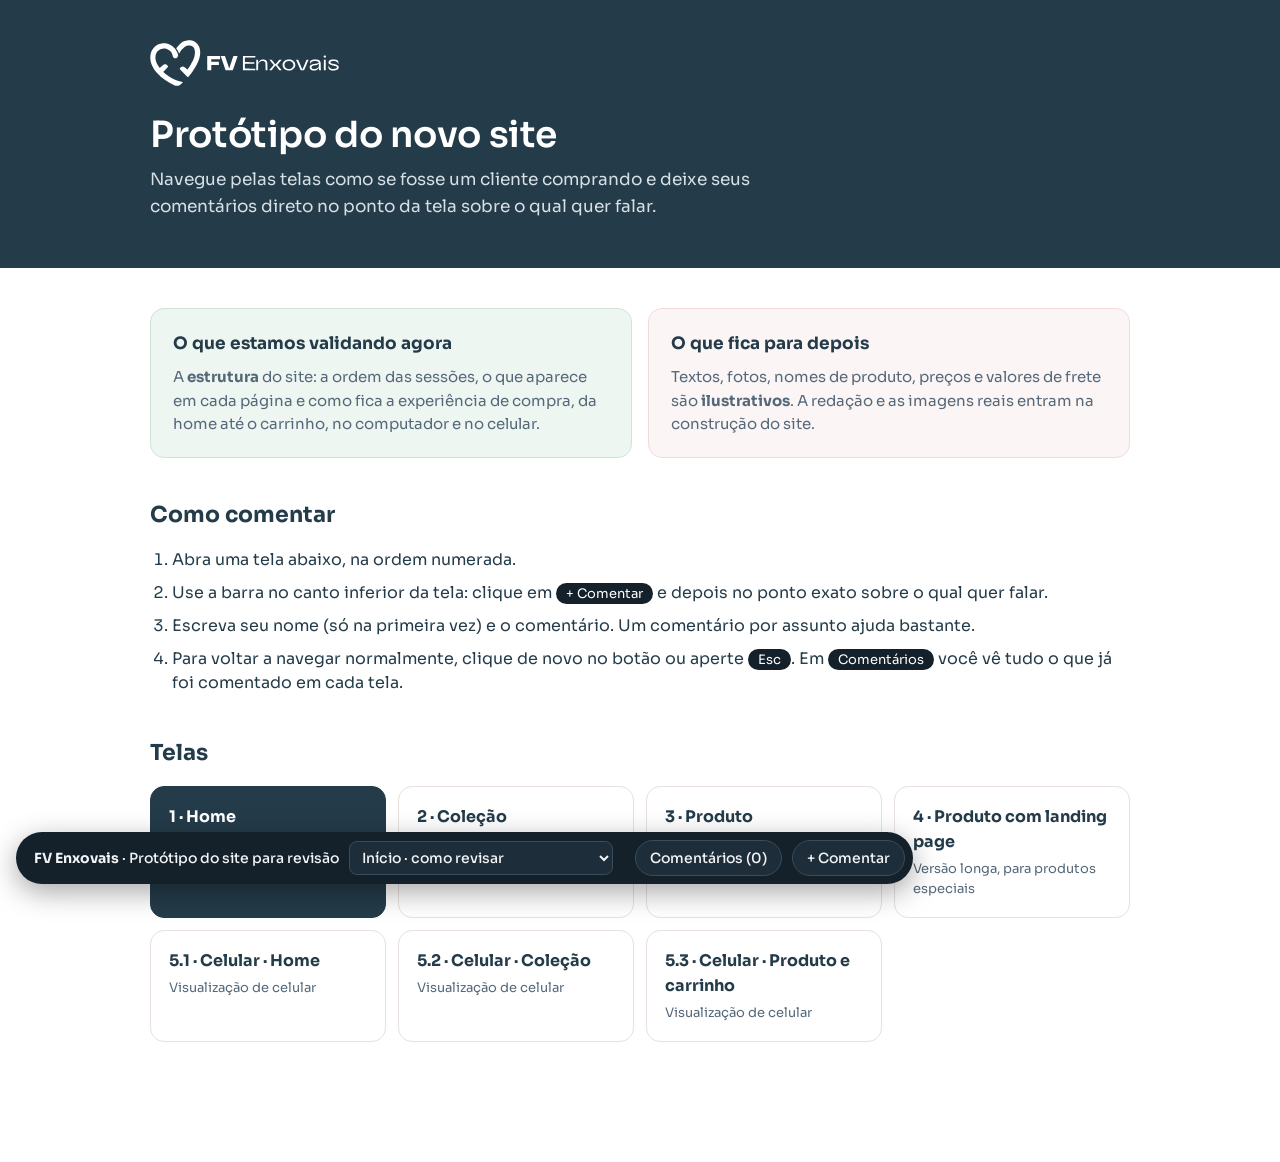
<file: fv/index.html>
<!doctype html>
<html lang="pt-BR">
<head>
<meta charset="utf-8">
<meta name="viewport" content="width=device-width, initial-scale=1">
<meta name="robots" content="noindex, nofollow">
<title>FV Enxovais · Protótipo do site para revisão</title>
<link rel="icon" href="assets/symbol.svg">
<link rel="stylesheet" href="https://fonts.googleapis.com/css2?family=Sora:wght@400;500;600;700&display=swap">
<style>
  :root{--ink:#243b49;--muted:#55687a;--line:#e8e1de;--soft:#fbf6f5;--blush:#e7c8c6;--action:#806375}
  *{box-sizing:border-box}
  body{margin:0;font-family:Sora,system-ui,sans-serif;color:var(--ink);background:#fff;line-height:1.55}
  header{background:var(--ink);color:#fff;padding:40px 24px 48px}
  .wrap{max-width:980px;margin:0 auto}
  header img{height:46px;display:block;margin-bottom:28px}
  h1{font-size:36px;line-height:1.15;margin:0 0 12px;font-weight:600;letter-spacing:-.01em}
  header p{margin:0;max-width:640px;color:#d7e0e6;font-size:17px}
  main{padding:40px 24px 120px}
  .grid{display:grid;grid-template-columns:repeat(auto-fit,minmax(280px,1fr));gap:16px;margin:0 0 40px}
  .box{border:1px solid var(--line);border-radius:14px;padding:22px}
  .box h2{font-size:17px;margin:0 0 8px}
  .box p,.box li{font-size:15px;color:var(--muted);margin:0}
  .box ul{margin:0;padding-left:18px}
  .box.ok{background:#eef6f1;border-color:#cfe4d7}
  .box.no{background:var(--soft);border-color:#efdcda}
  h2.sec{font-size:22px;margin:0 0 16px}
  .telas{display:grid;grid-template-columns:repeat(auto-fit,minmax(220px,1fr));gap:12px}
  .tela{display:flex;flex-direction:column;gap:4px;padding:18px;border-radius:14px;border:1.5px solid var(--line);text-decoration:none;color:var(--ink);transition:border-color .15s,box-shadow .15s}
  .tela:hover{border-color:var(--action);box-shadow:0 6px 20px rgba(36,59,73,.08)}
  .tela b{font-size:16px}
  .tela span{font-size:13px;color:var(--muted)}
  .tela.first{background:var(--ink);color:#fff;border-color:var(--ink)}
  .tela.first span{color:#d7e0e6}
  ol.passos{margin:0 0 40px;padding-left:22px;font-size:16px}
  ol.passos li{margin-bottom:8px}
  kbd{font-family:inherit;background:#14212b;color:#fff;border-radius:999px;padding:2px 10px;font-size:13px;white-space:nowrap}
</style>
</head>
<body data-pagina="index" data-titulo="Início · como revisar">
<header><div class="wrap">
  <img src="assets/logo-horizontal-white.svg" alt="FV Enxovais">
  <h1>Protótipo do novo site</h1>
  <p>Navegue pelas telas como se fosse um cliente comprando e deixe seus comentários direto no ponto da tela sobre o qual quer falar.</p>
</div></header>
<main><div class="wrap">
  <div class="grid">
    <div class="box ok"><h2>O que estamos validando agora</h2><p>A <b>estrutura</b> do site: a ordem das sessões, o que aparece em cada página e como fica a experiência de compra, da home até o carrinho, no computador e no celular.</p></div>
    <div class="box no"><h2>O que fica para depois</h2><p>Textos, fotos, nomes de produto, preços e valores de frete são <b>ilustrativos</b>. A redação e as imagens reais entram na construção do site.</p></div>
  </div>

  <h2 class="sec">Como comentar</h2>
  <ol class="passos">
    <li>Abra uma tela abaixo, na ordem numerada.</li>
    <li>Use a barra no canto inferior da tela: clique em <kbd>+ Comentar</kbd> e depois no ponto exato sobre o qual quer falar.</li>
    <li>Escreva seu nome (só na primeira vez) e o comentário. Um comentário por assunto ajuda bastante.</li>
    <li>Para voltar a navegar normalmente, clique de novo no botão ou aperte <kbd>Esc</kbd>. Em <kbd>Comentários</kbd> você vê tudo o que já foi comentado em cada tela.</li>
  </ol>

  <h2 class="sec">Telas</h2>
  <div class="telas">
    <a class="tela first" href="home.html"><b>1 · Home</b><span>Comece por aqui</span></a>
    <a class="tela" href="colecao.html"><b>2 · Coleção</b><span>Jogos de cama, filtros e grade</span></a>
    <a class="tela" href="produto.html"><b>3 · Produto</b><span>Inclui o carrinho: clique em “Adicionar ao carrinho”</span></a>
    <a class="tela" href="produto-landing.html"><b>4 · Produto com landing page</b><span>Versão longa, para produtos especiais</span></a>
    <a class="tela" href="celular-home.html"><b>5.1 · Celular · Home</b><span>Visualização de celular</span></a>
    <a class="tela" href="celular-colecao.html"><b>5.2 · Celular · Coleção</b><span>Visualização de celular</span></a>
    <a class="tela" href="celular-produto.html"><b>5.3 · Celular · Produto e carrinho</b><span>Visualização de celular</span></a>
  </div>
</div></main>
<script src="assets/fv-config.js"></script>
<script src="assets/fv-comentarios.js"></script>
</body>
</html>
</file>
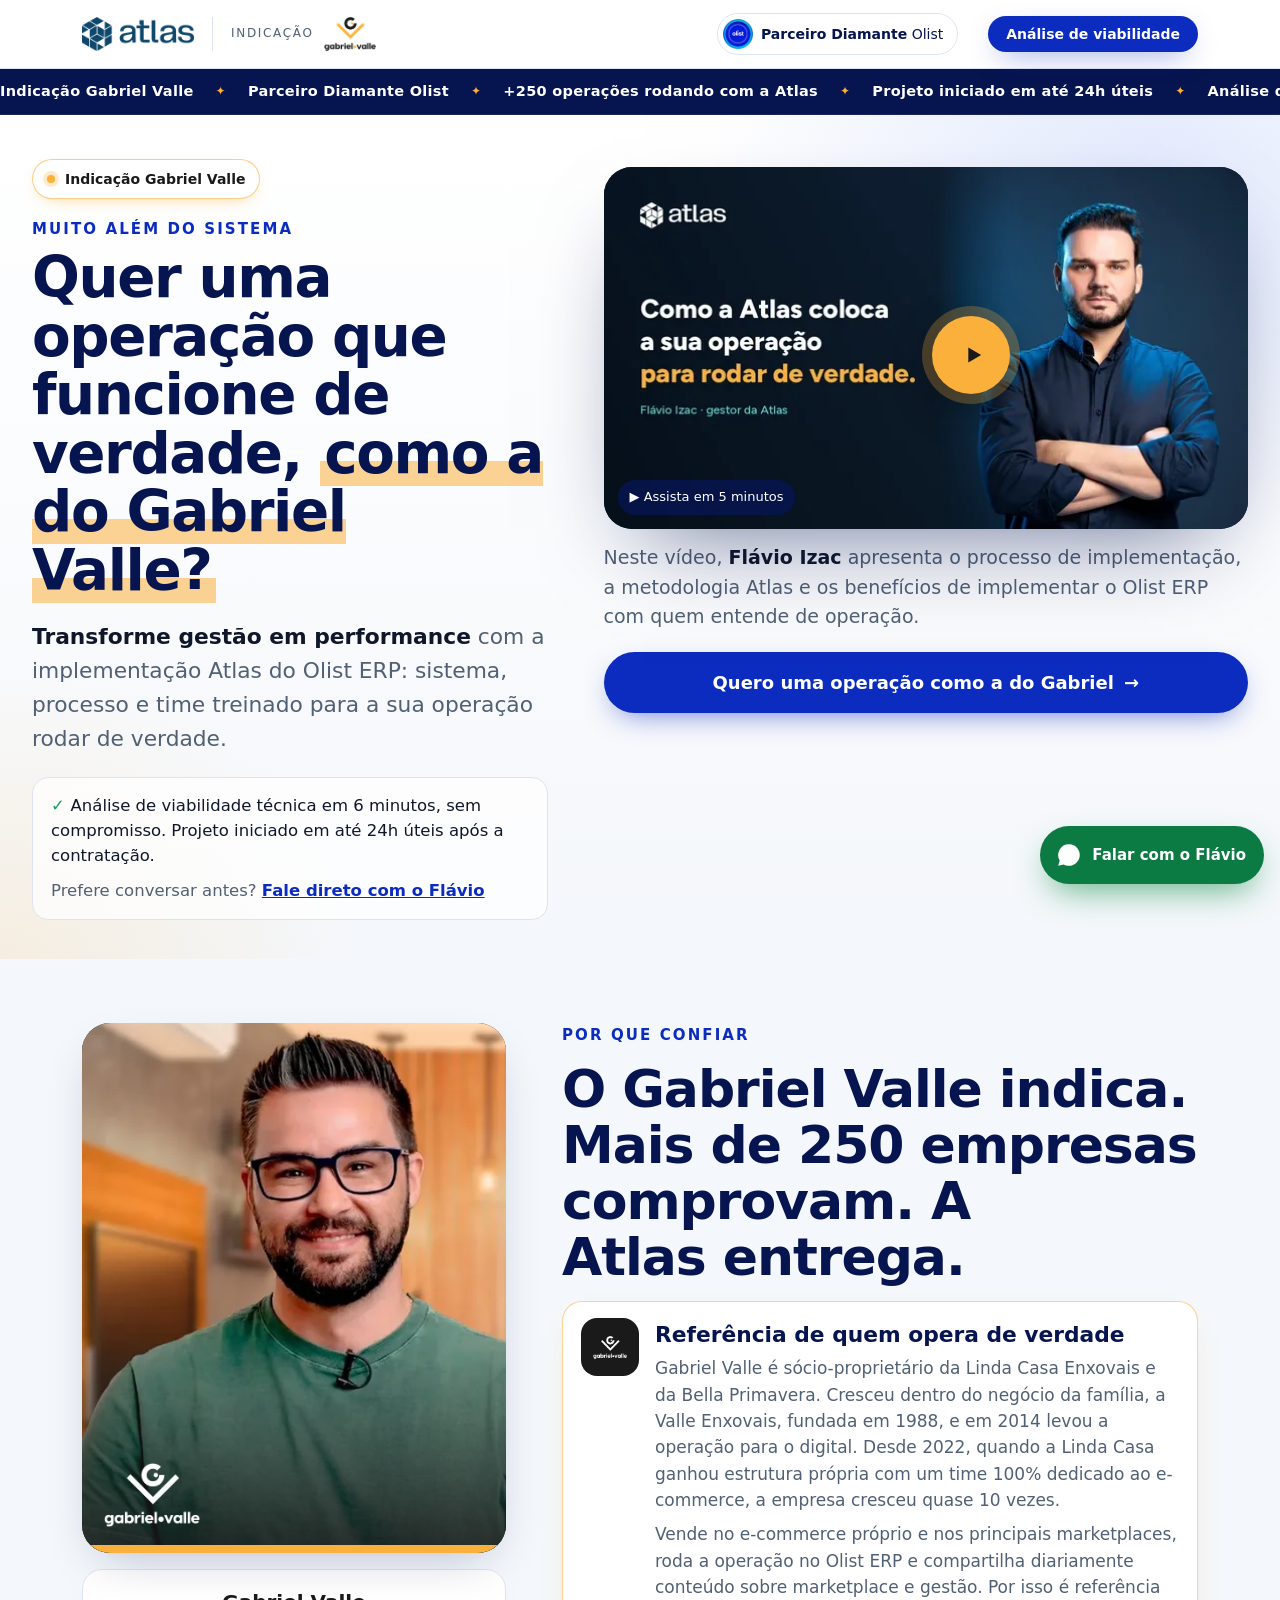
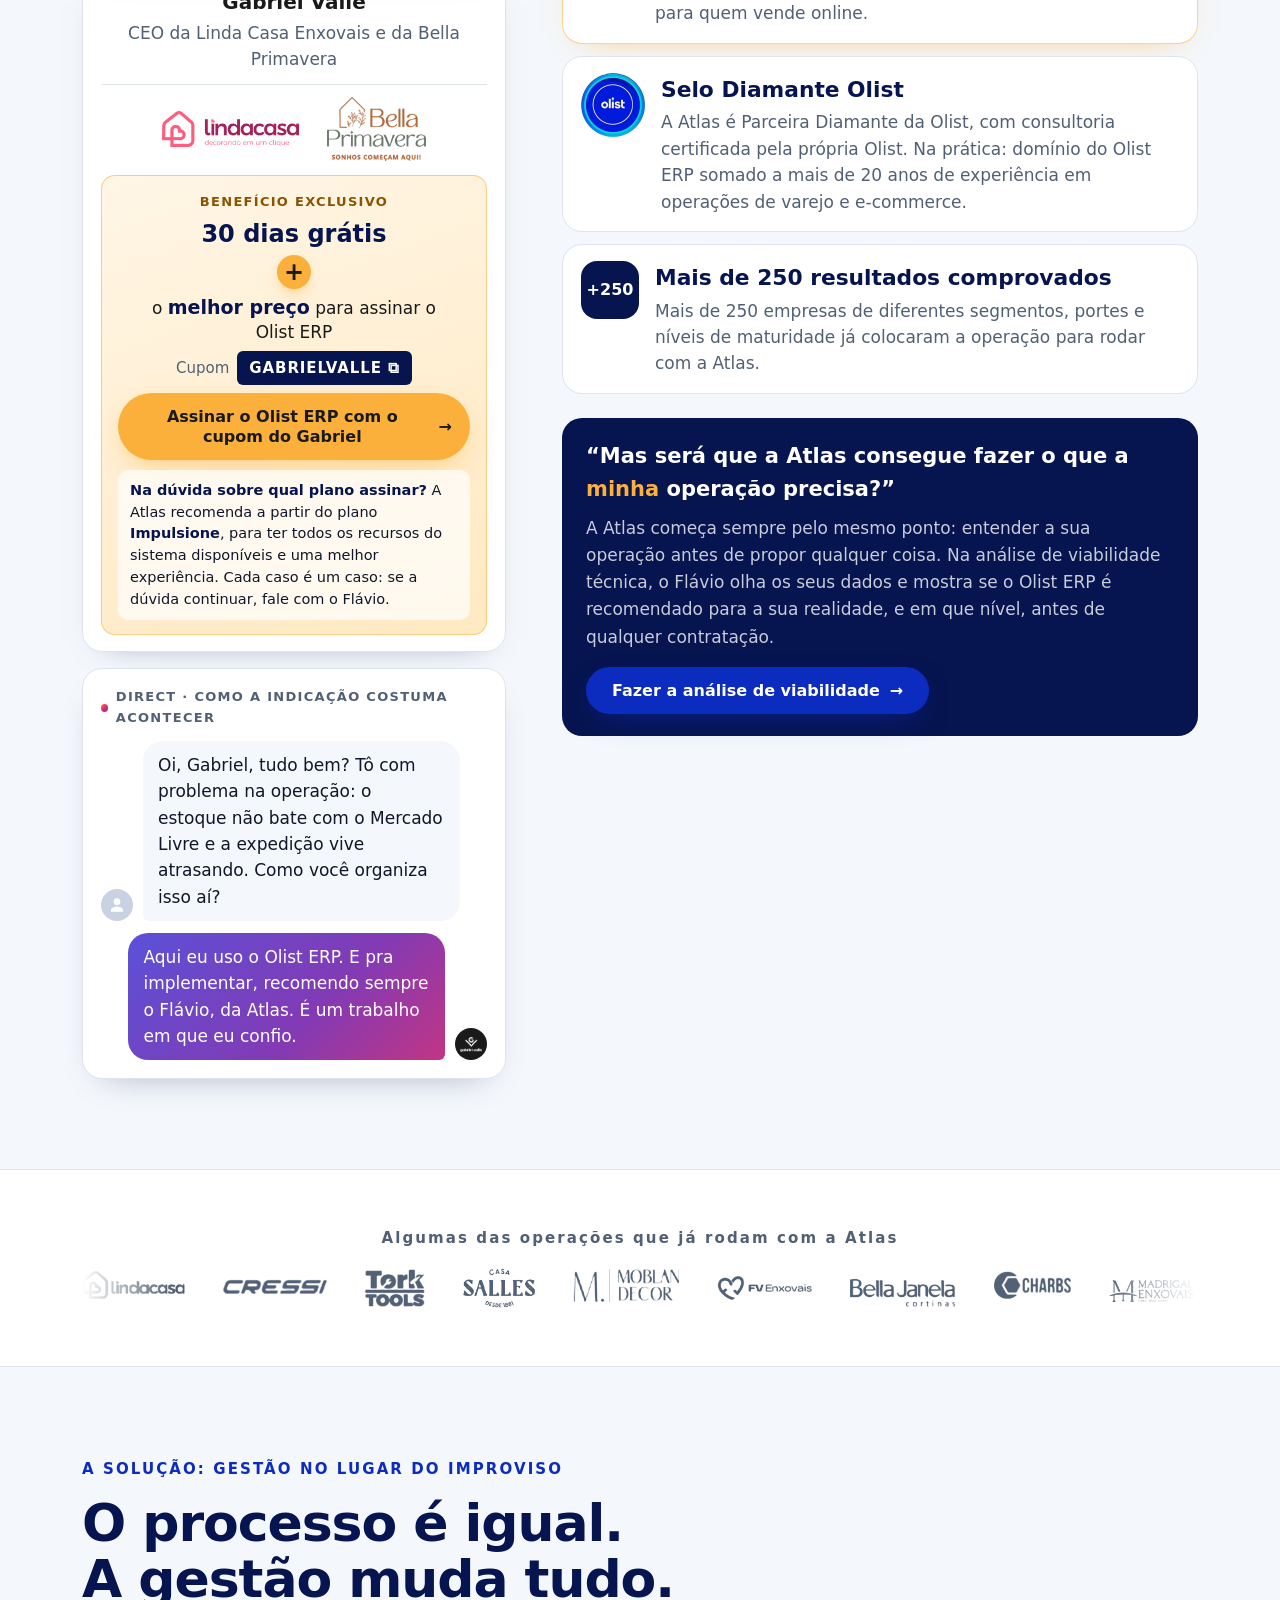
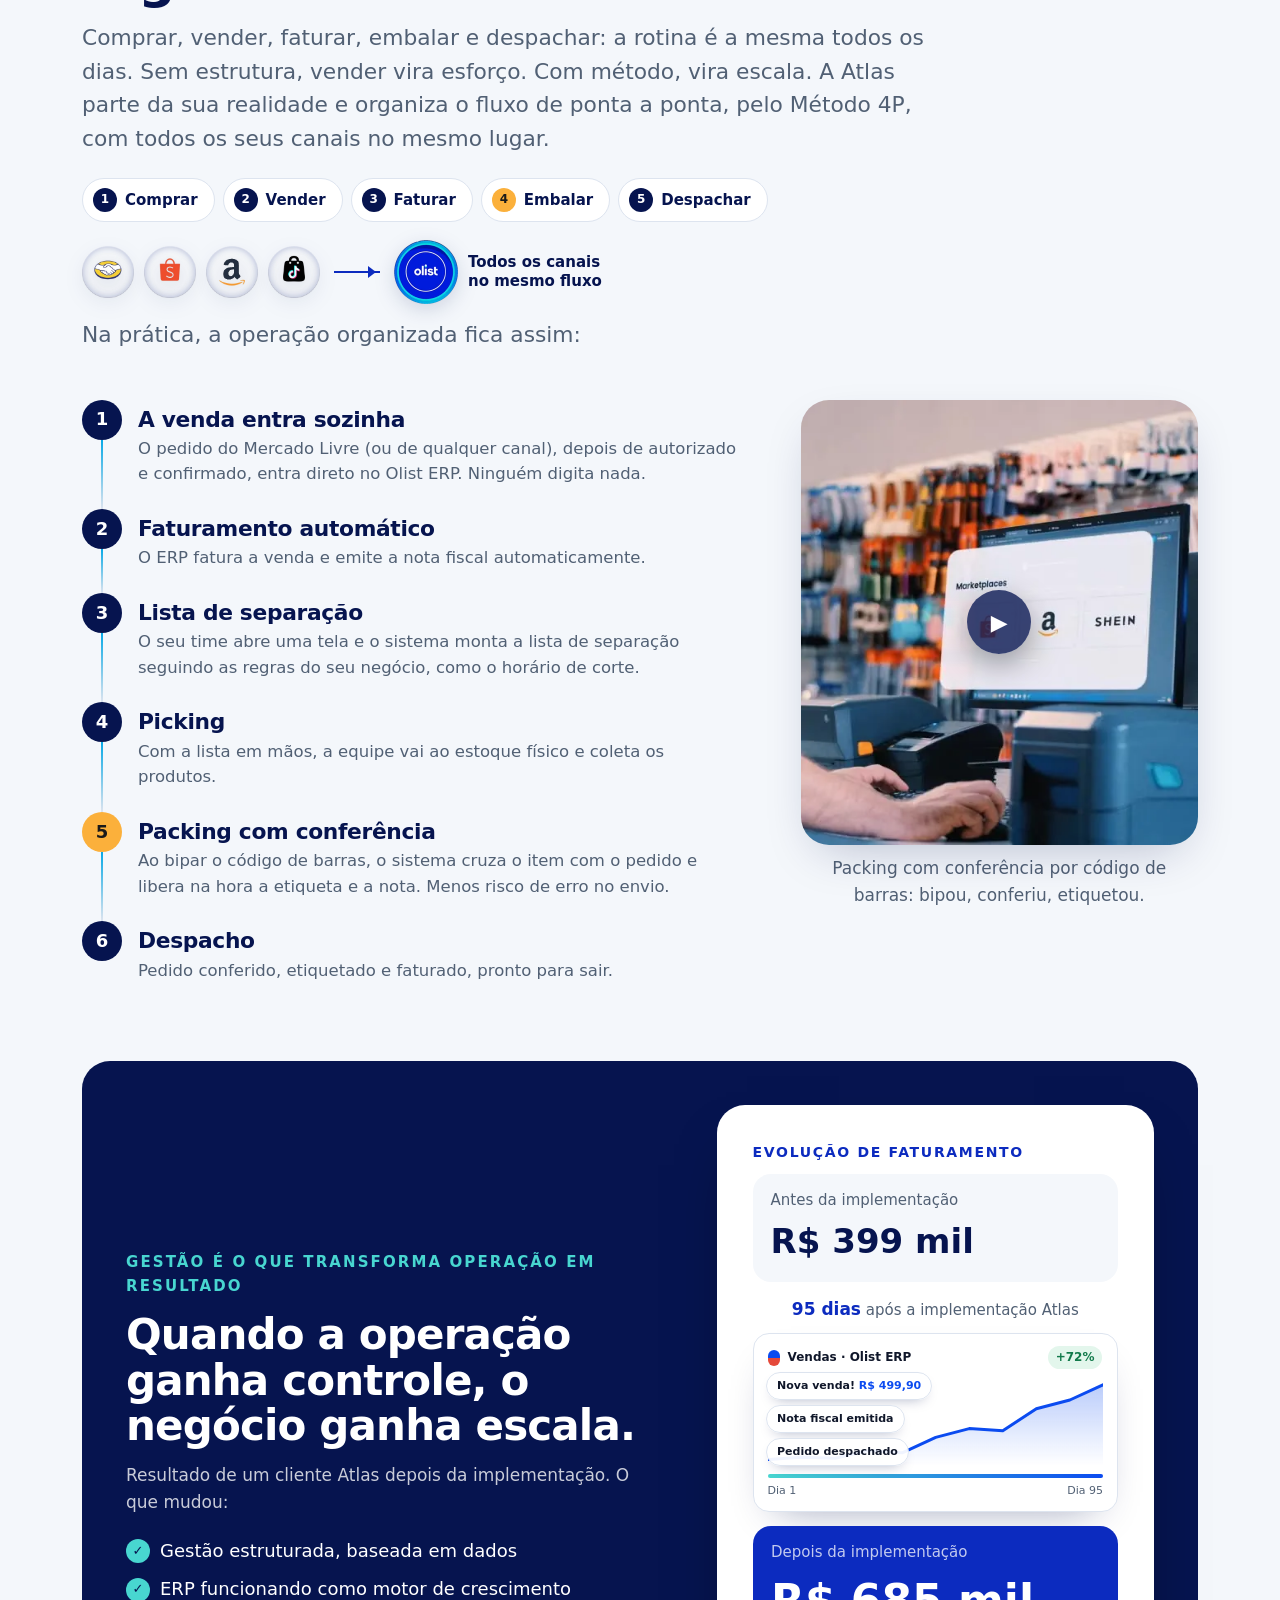
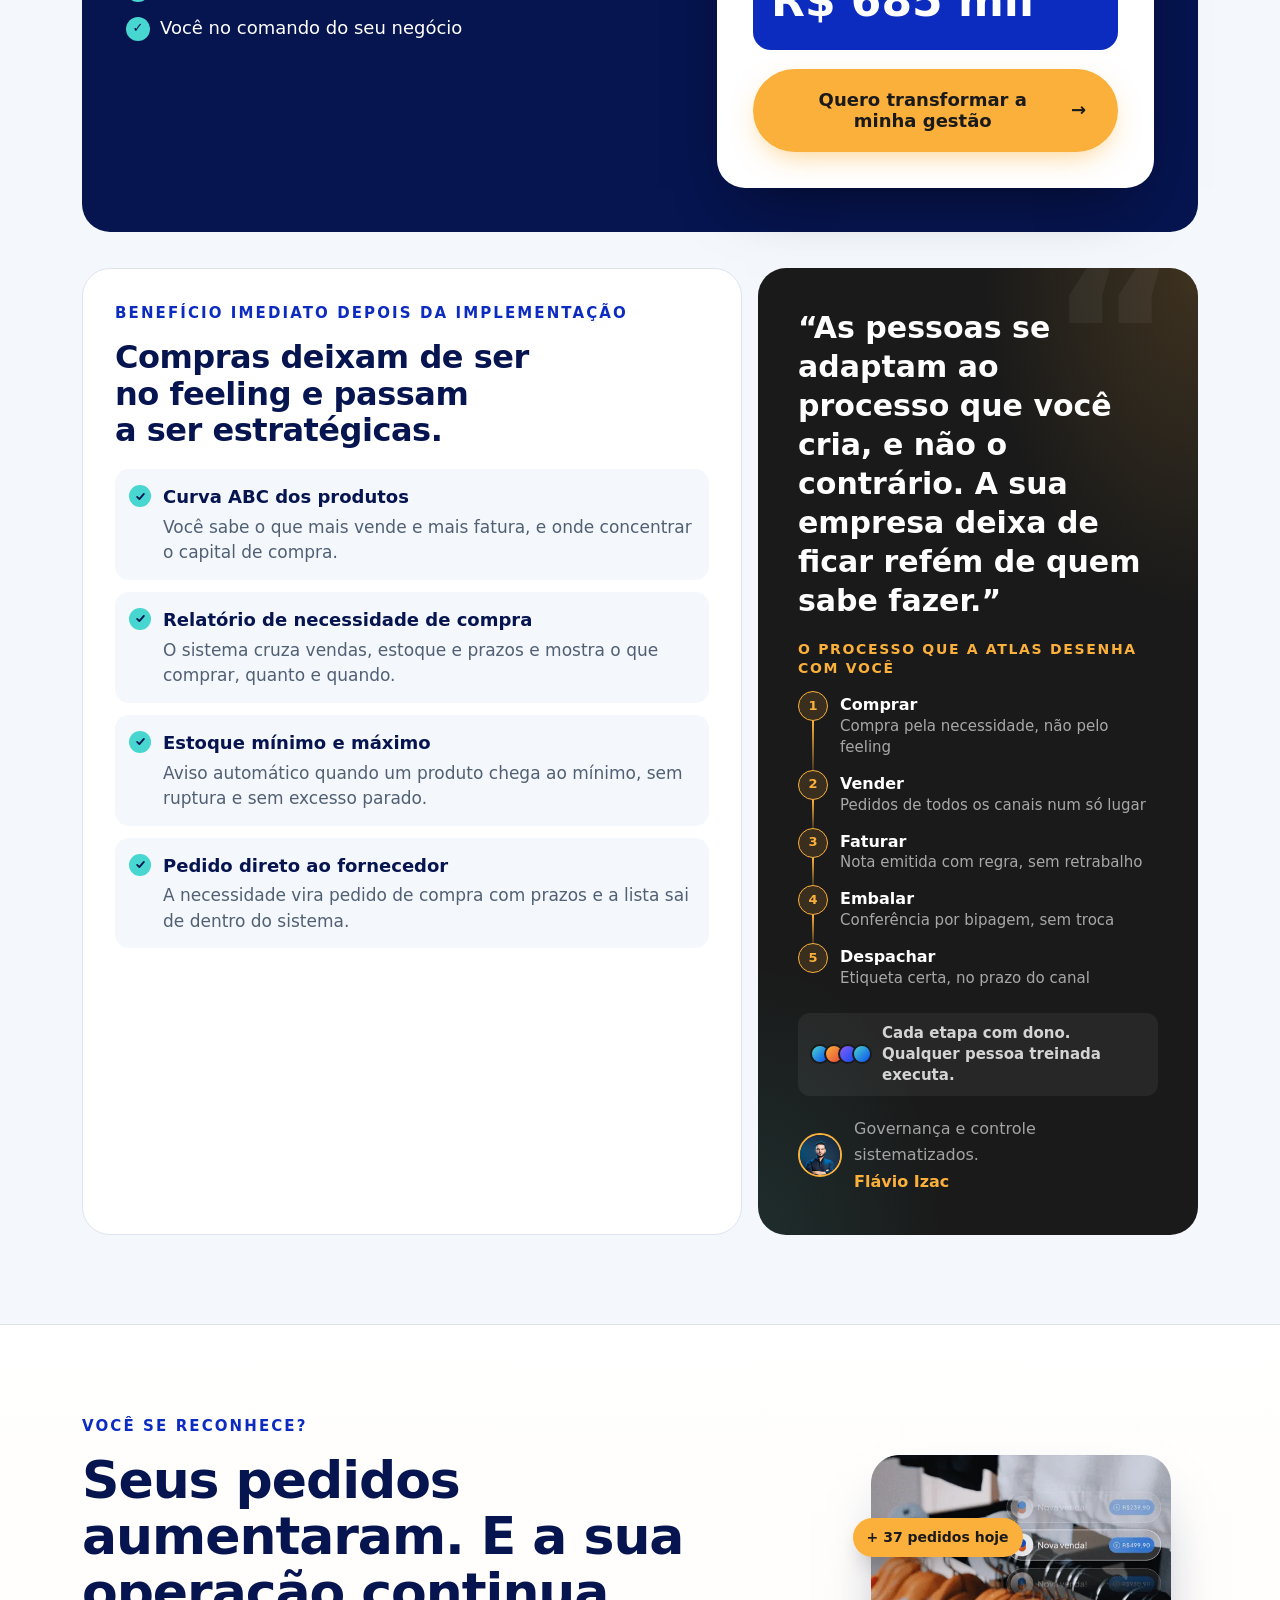
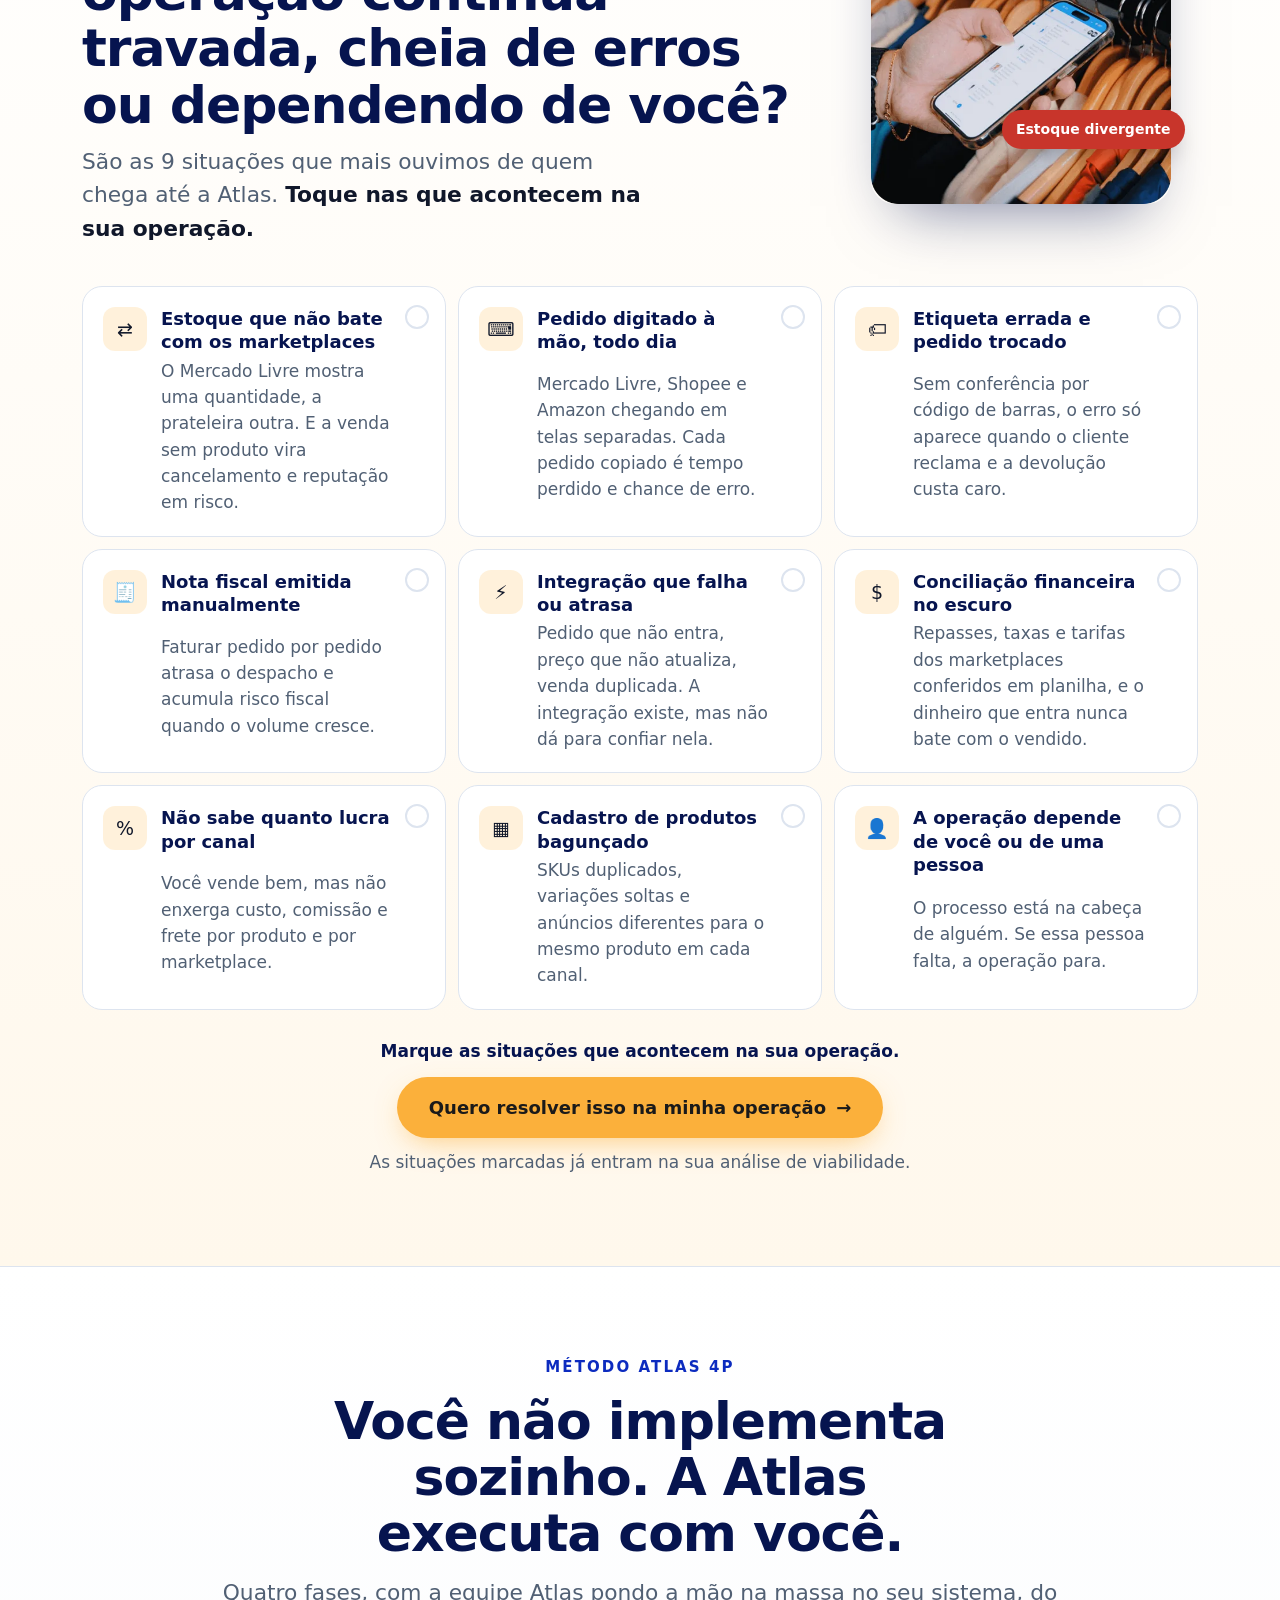
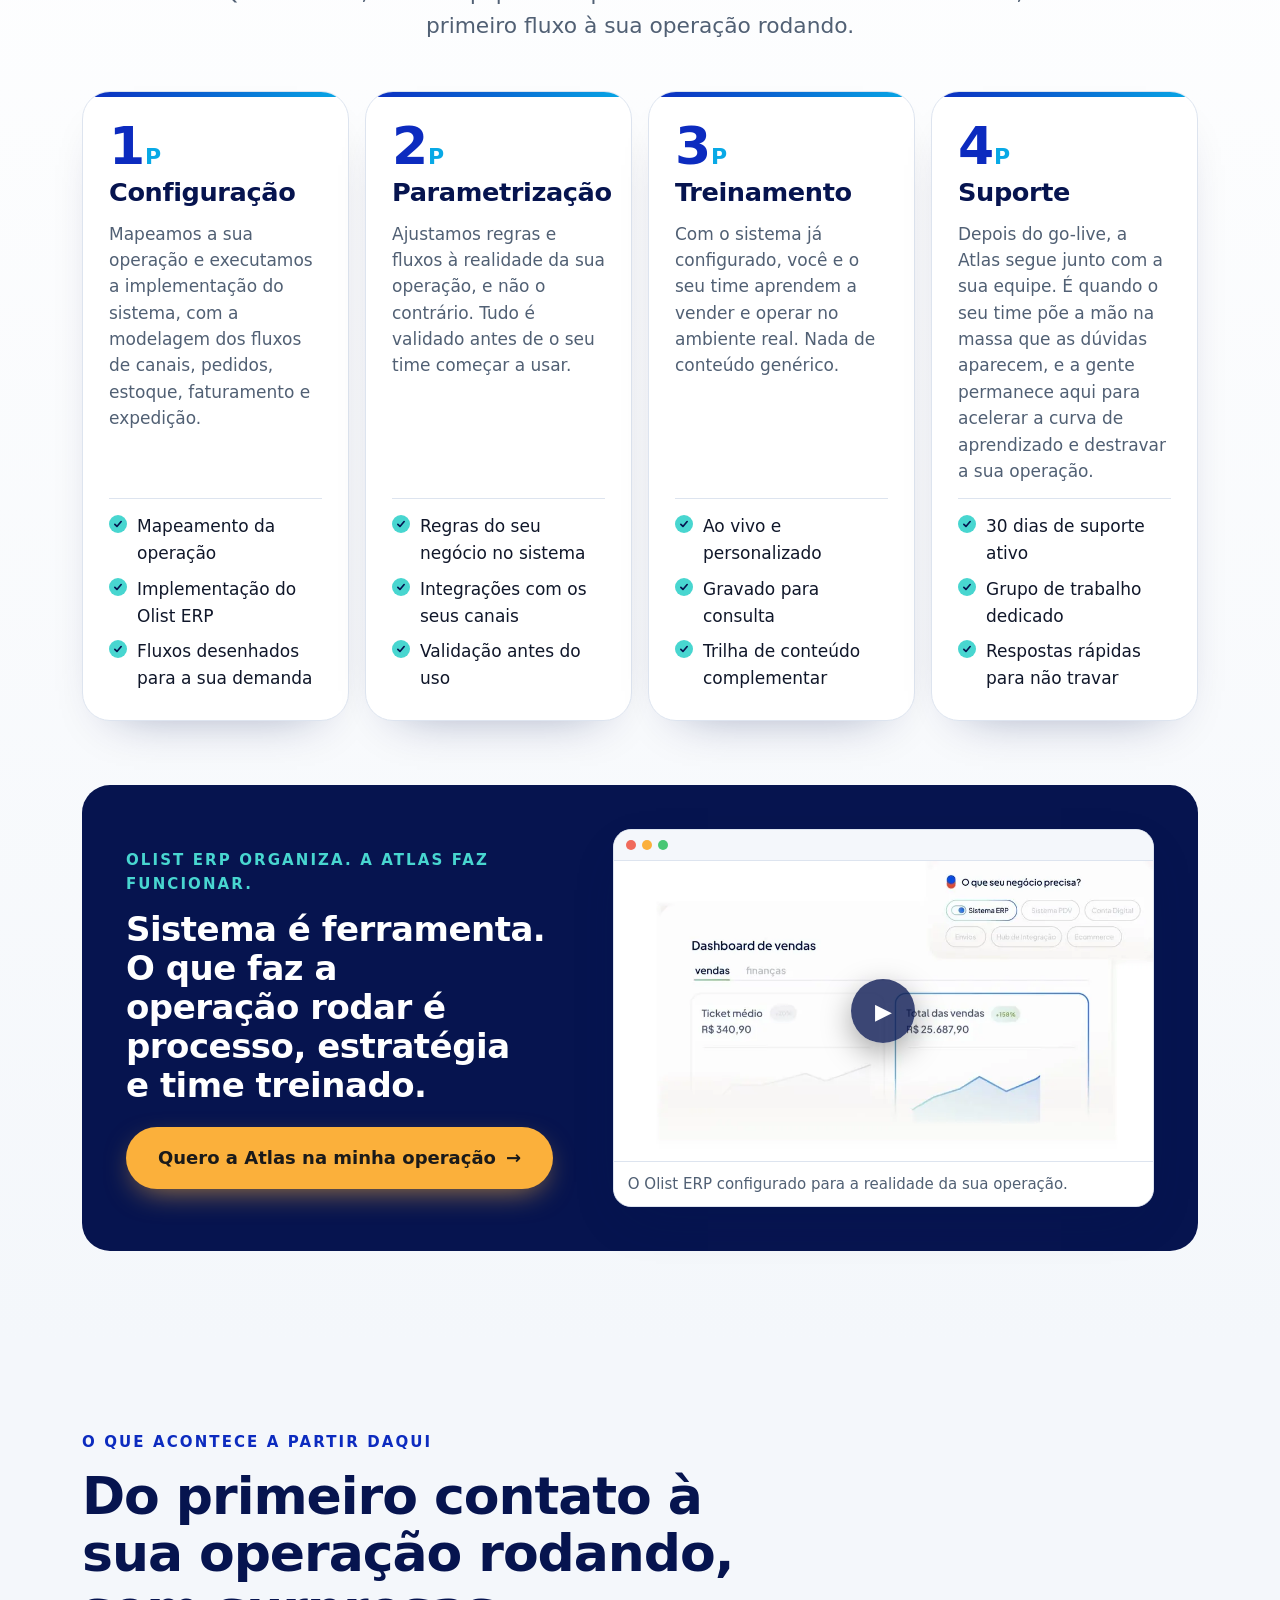
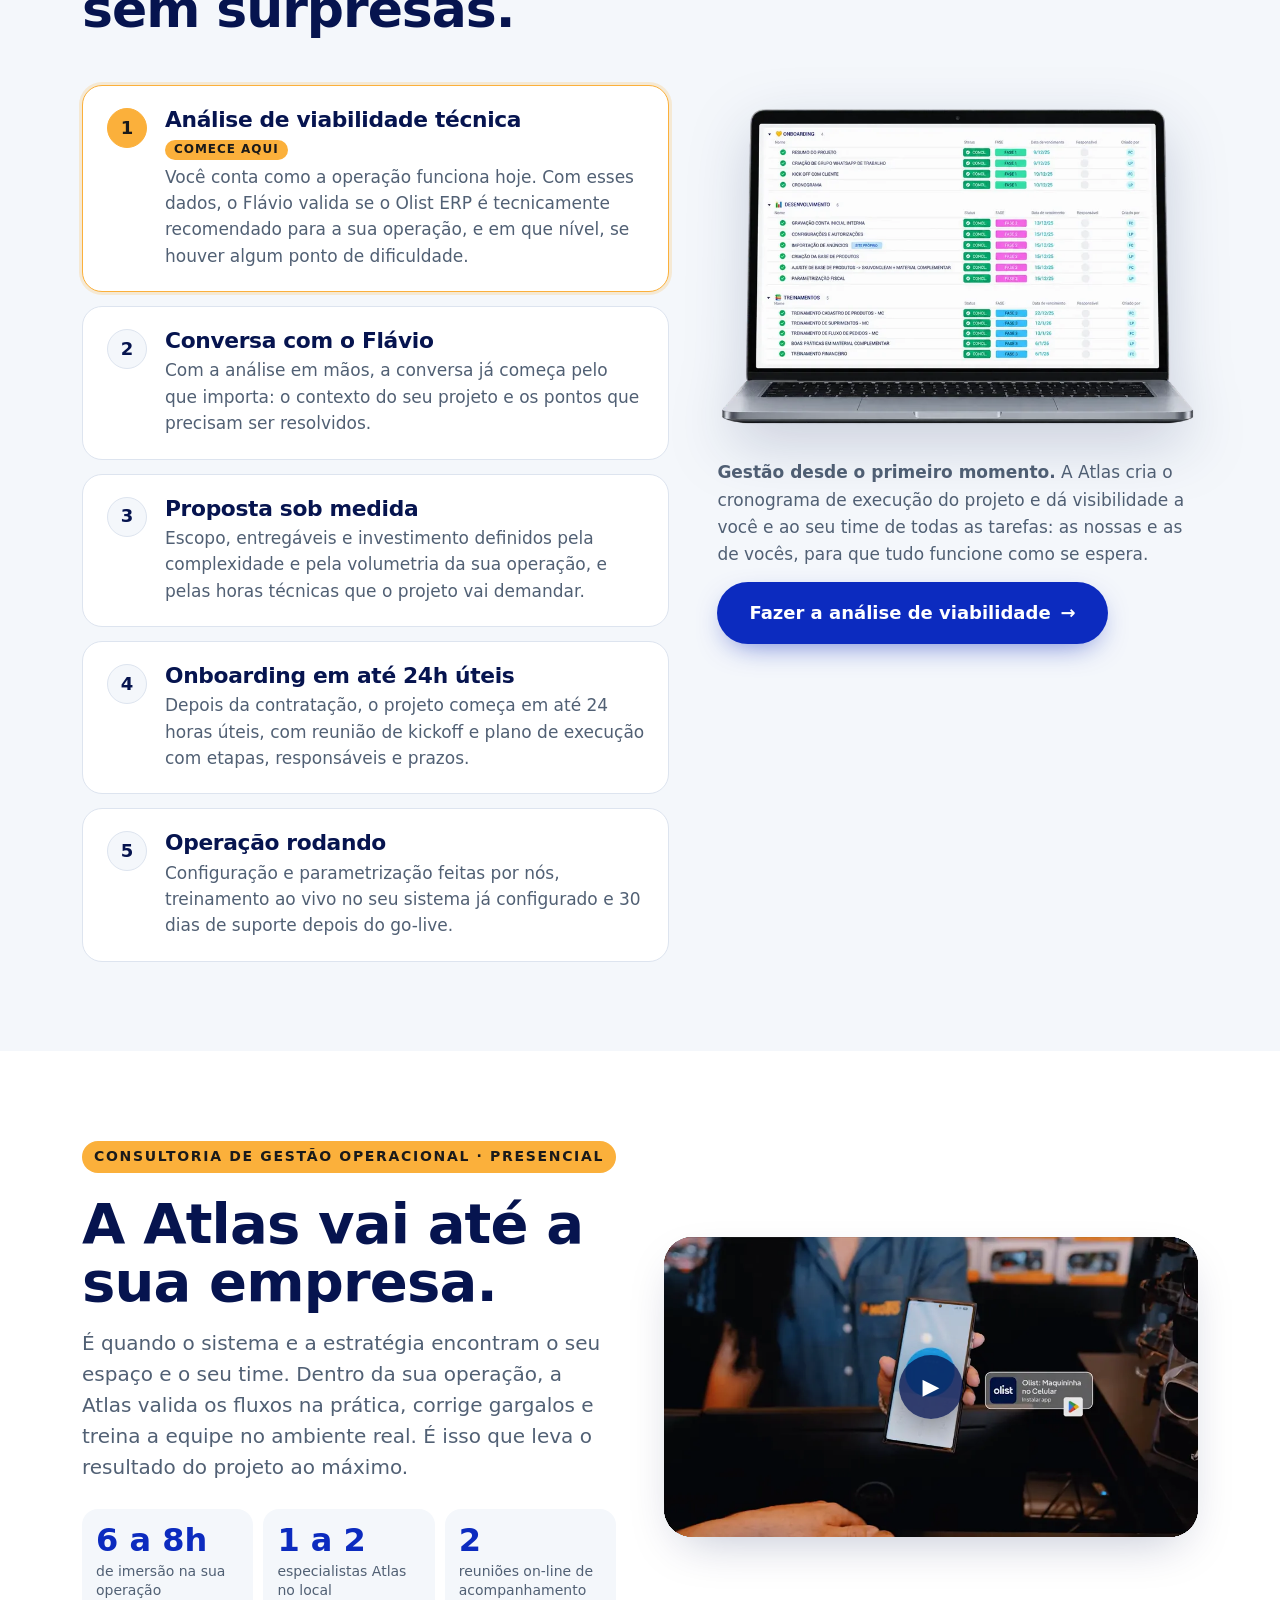
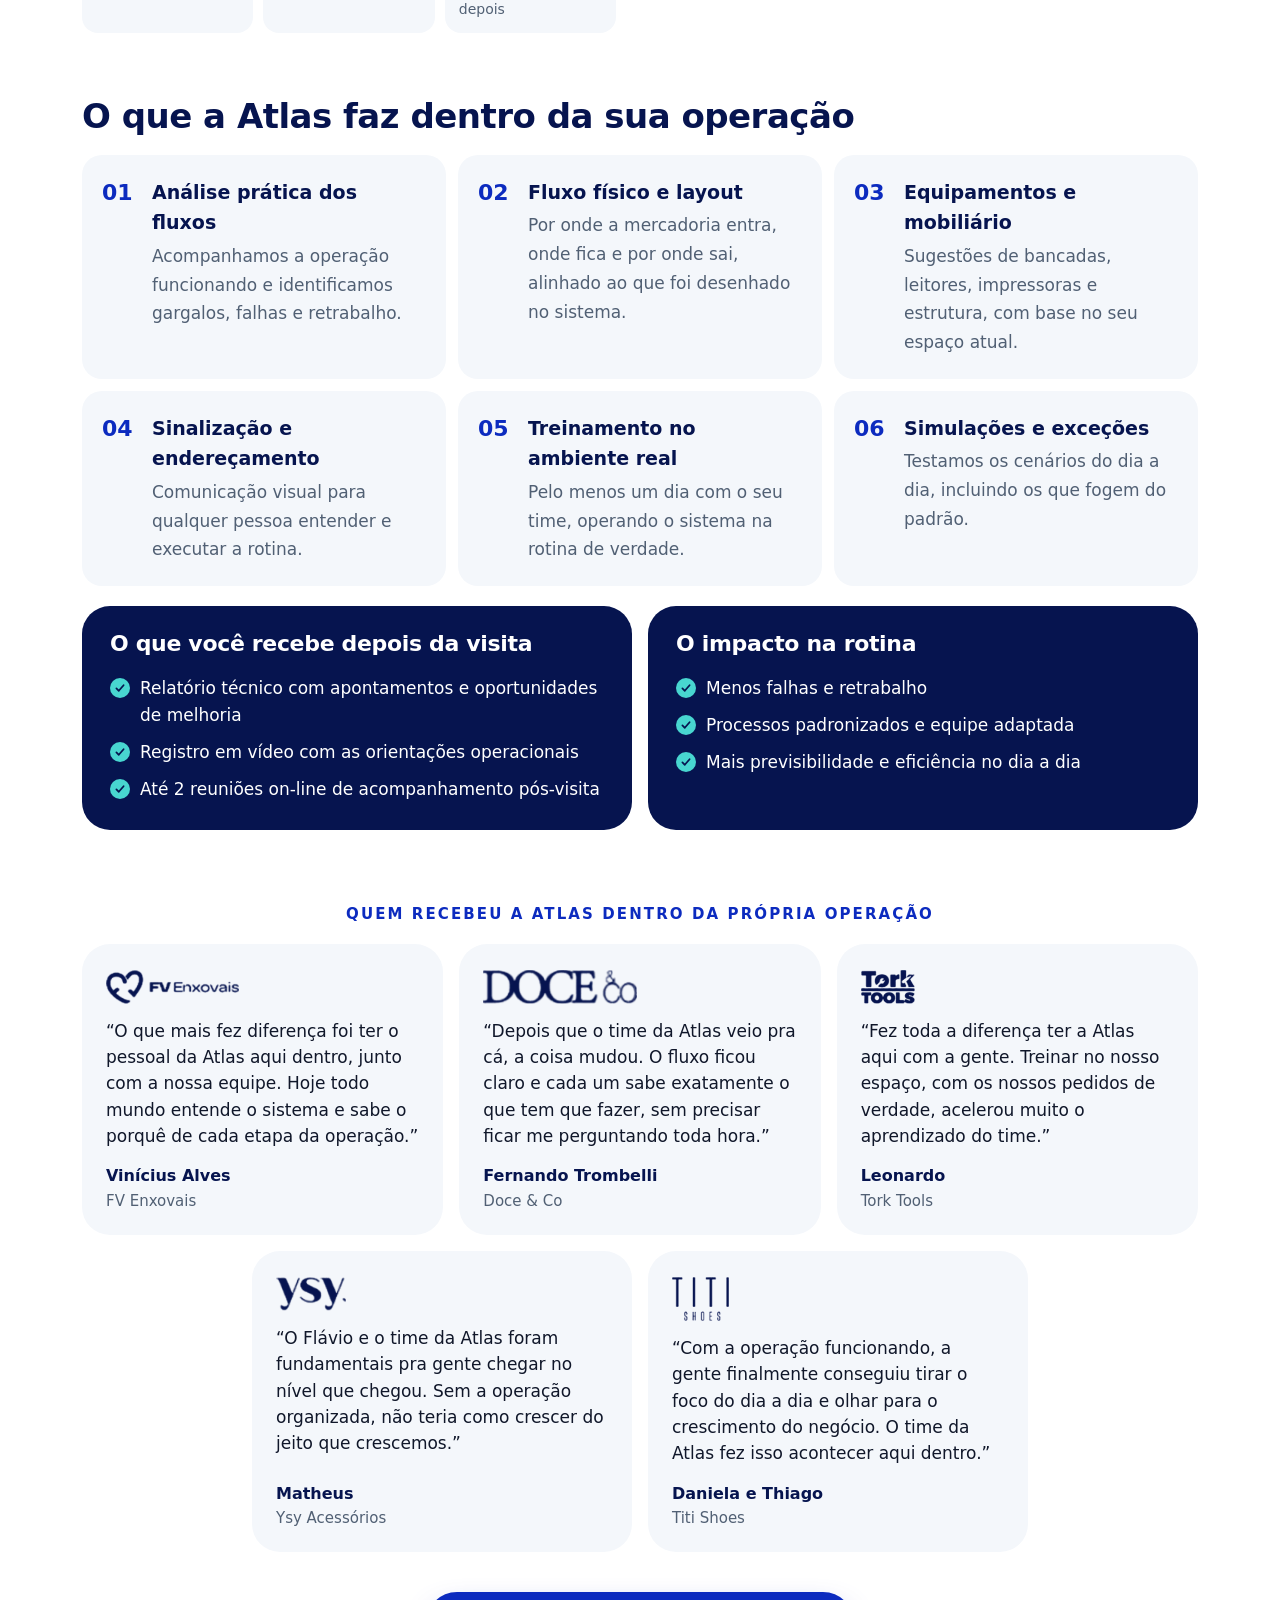
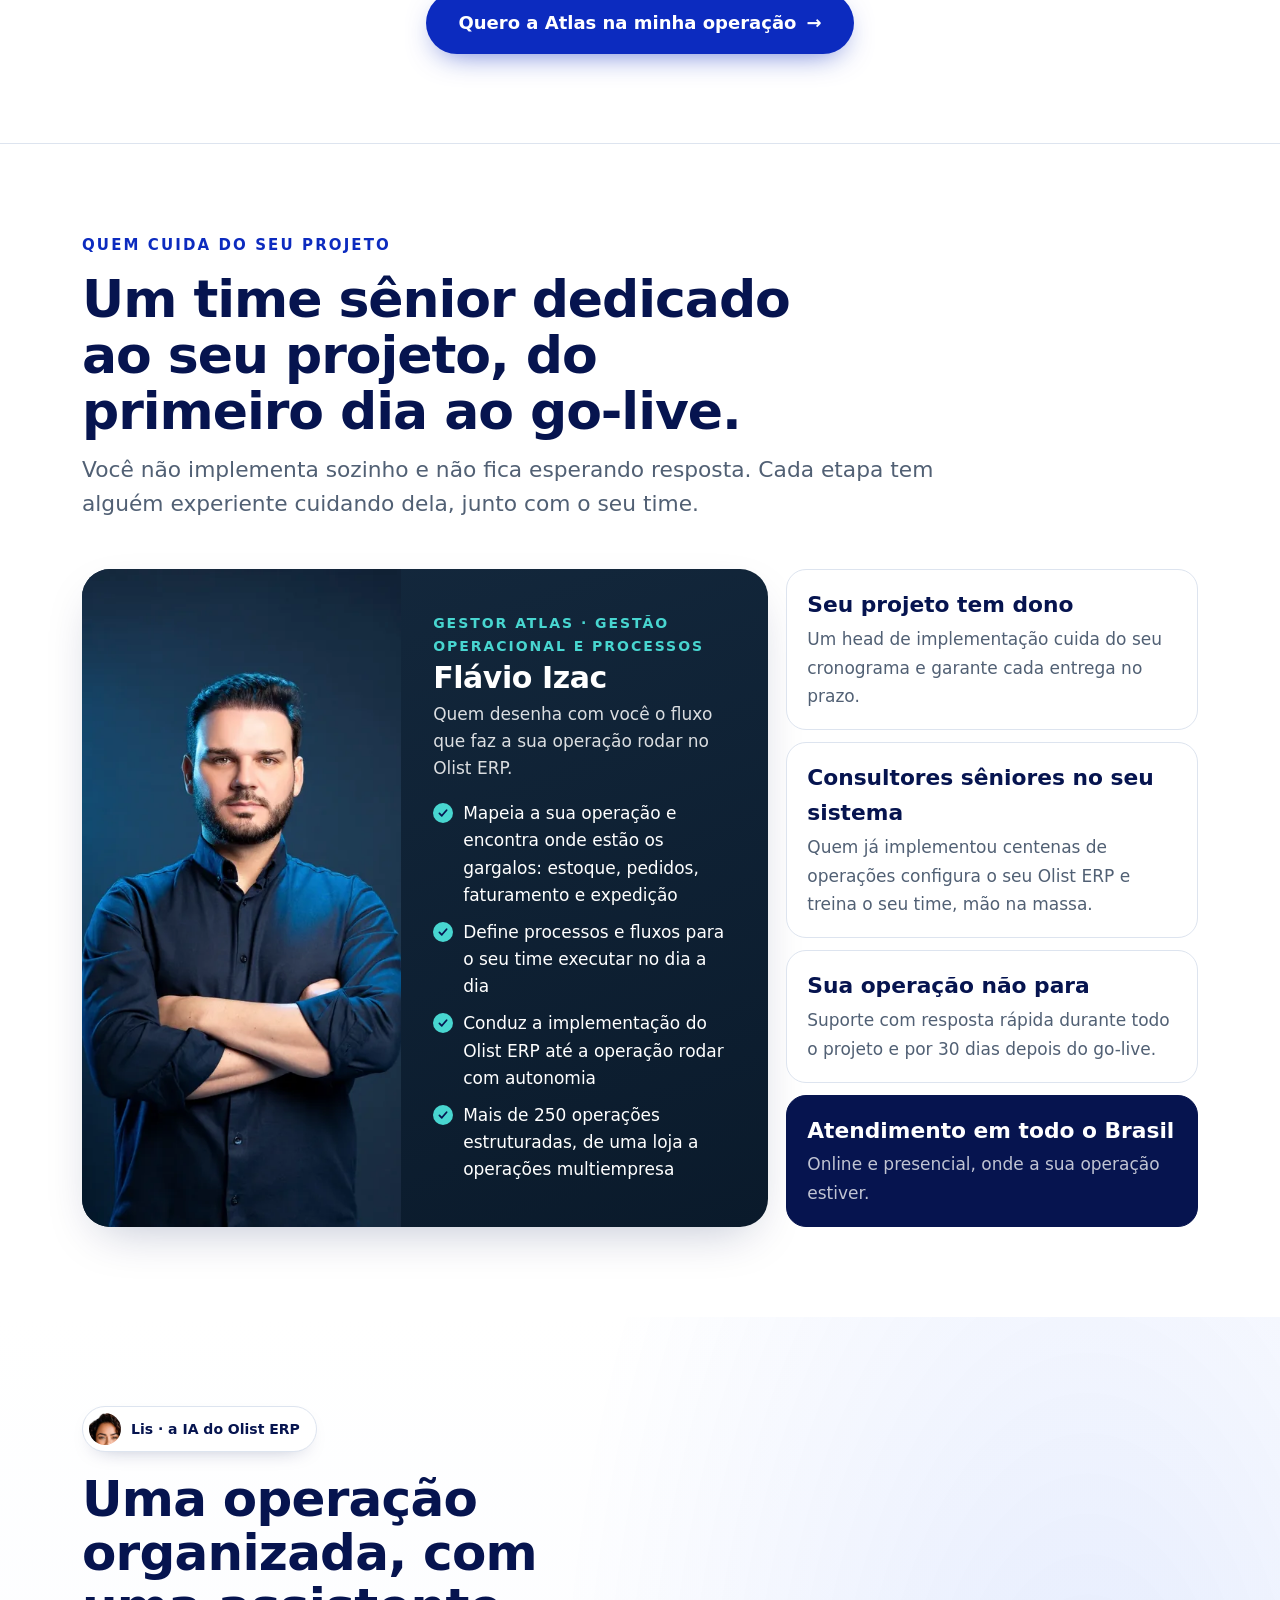
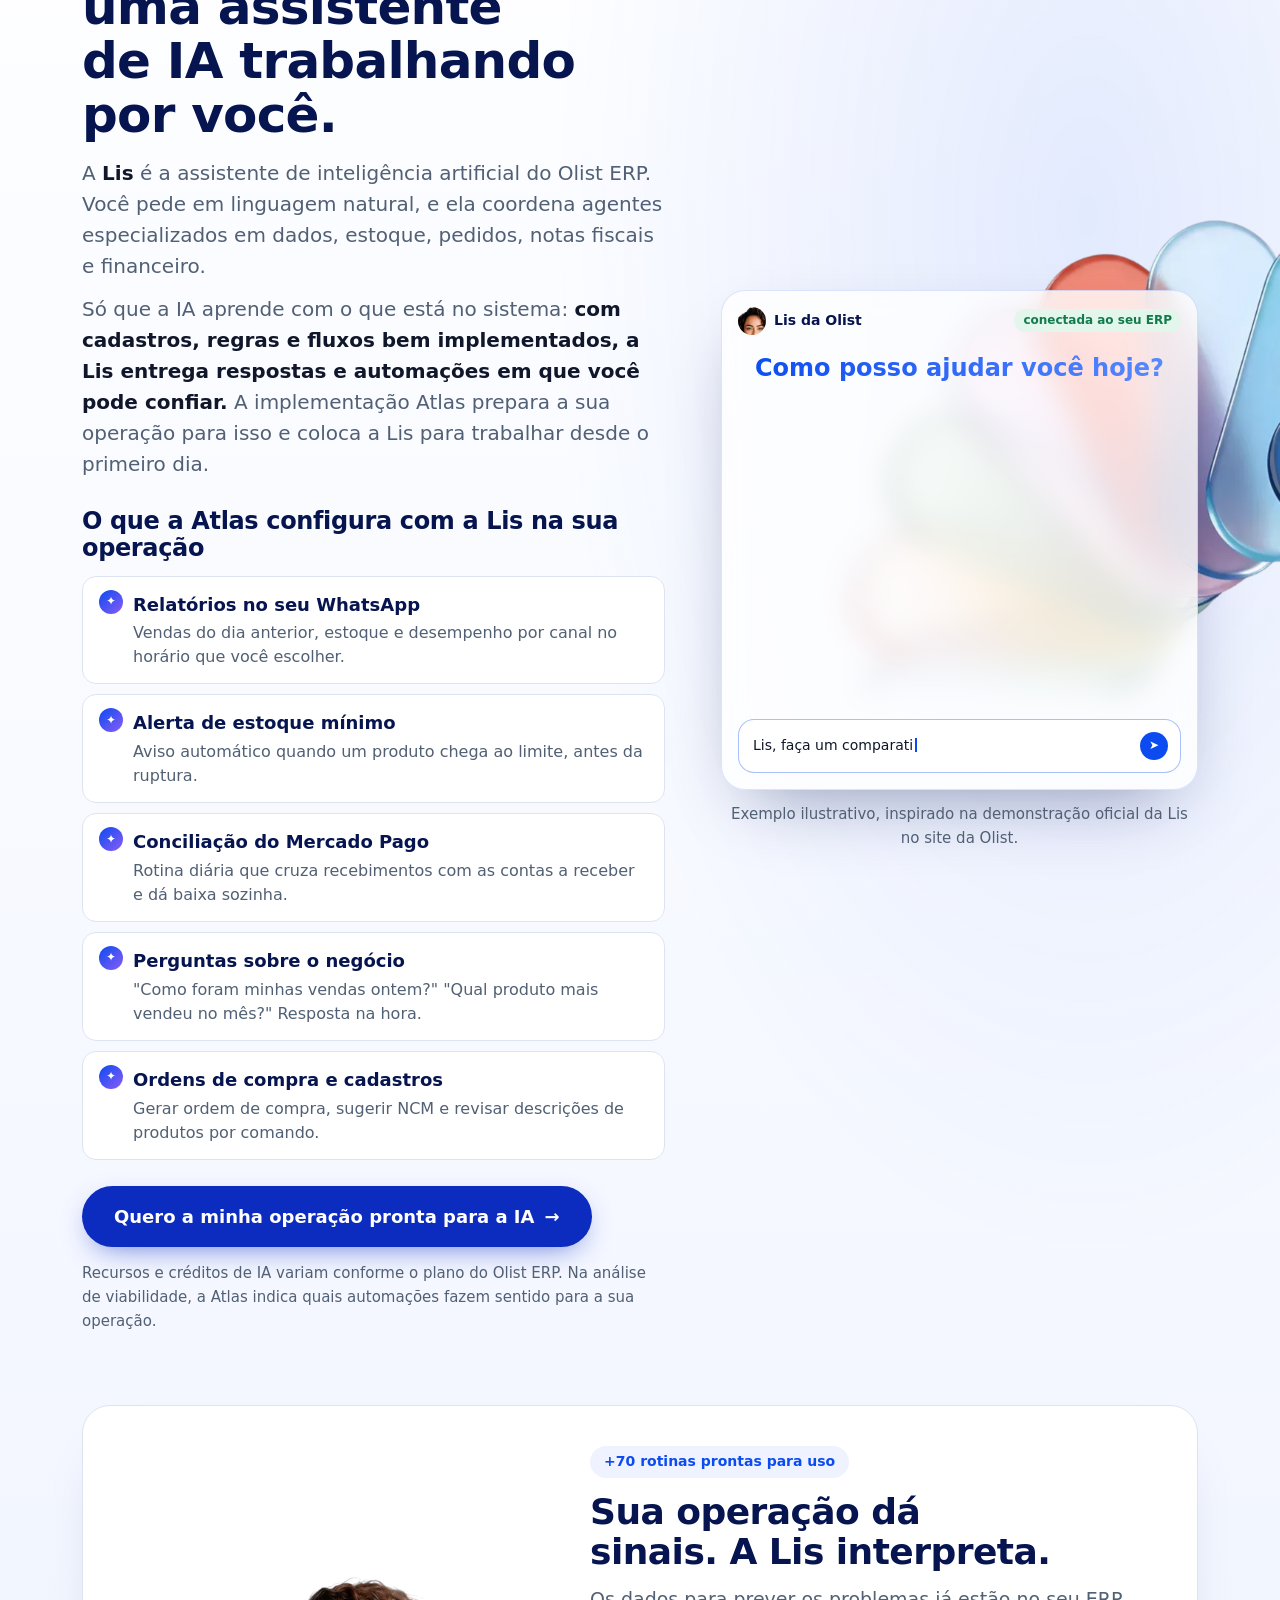
<file: gabrielvalle/index.html>
<!DOCTYPE html>
<html lang="pt-BR">
<head>
<meta charset="UTF-8" />
<meta name="viewport" content="width=device-width, initial-scale=1.0, viewport-fit=cover" />
<meta name="theme-color" content="#FFFFFF" />
<title>Uma operação como a do Gabriel Valle — Atlas</title>
<meta name="description" content="Quer uma operação que funcione de verdade, como a do Gabriel Valle? Faça como mais de 250 empresas e coloque a sua operação para rodar com a Atlas e o Flávio Izac." />
<link rel="canonical" href="https://parceiros.atlasconsultoriadigital.com.br/gabrielvalle/" />

<!-- Open Graph (prévia no WhatsApp, Instagram DM, LinkedIn) -->
<meta property="og:type" content="website" />
<meta property="og:locale" content="pt_BR" />
<meta property="og:site_name" content="Atlas Consultoria Digital" />
<meta property="og:title" content="Quer uma operação que funcione de verdade, como a do Gabriel Valle?" />
<meta property="og:description" content="Indicação Gabriel Valle: sistema, processo e time treinado para a sua operação rodar de verdade. Atlas · Parceiro Diamante Olist." />
<meta property="og:url" content="https://parceiros.atlasconsultoriadigital.com.br/gabrielvalle/" />
<meta property="og:image" content="https://parceiros.atlasconsultoriadigital.com.br/gabrielvalle/assets/img/og-gabrielvalle.jpg" />
<meta property="og:image:width" content="1200" />
<meta property="og:image:height" content="630" />
<meta name="twitter:card" content="summary_large_image" />

<link rel="icon" type="image/png" href="assets/img/favicon.png" />
<link rel="apple-touch-icon" href="assets/img/favicon.png" />
<link rel="preload" as="font" href="assets/fonts/Urania-ExtraBold.woff2" type="font/woff2" crossorigin />
<link rel="preload" as="font" href="assets/fonts/Urania-Regular.woff2" type="font/woff2" crossorigin />
<link rel="preload" as="image" href="assets/img/vsl-poster-640.webp" imagesrcset="assets/img/vsl-poster-640.webp 640w, assets/img/vsl-poster-960.webp 960w, assets/img/vsl-poster.webp 1280w" imagesizes="(min-width:900px) 560px, 100vw" />
<link rel="stylesheet" href="assets/css/style.min.css?v=20261104a" />

<script>
  /*
   * CONFIGURAÇÃO DA PÁGINA DE PARCEIRO
   * ---------------------------------------------------------------
   * Este mesmo template serve para qualquer parceiro indicador:
   * duplique a pasta, troque o bloco "partner" e as imagens.
   *
   * endpoint  → URL do Web App do Google Apps Script (ver /integracao).
   *             Vazio = modo demonstração (nada é enviado).
   * video     → { provider: 'youtube' | 'vimeo' | 'panda' | 'mp4', id: '...' }
   *             id vazio = mostra o pôster com o selo "vídeo em breve".
   */
  window.ATLAS_LP = {
    endpoint: 'https://script.google.com/macros/s/AKfycbwAPuAbZNx573w9dyLhdtb0PJHZnrUIk6DZuzAivJ6cI6Xt77uBxtyGfxWqimefwGw3tw/exec',
    whatsapp: '5531995355247',
    partner: {
      slug: 'gabriel-valle',
      name: 'Gabriel Valle',
      firstName: 'Gabriel',
      origemFormulario: 'Gabriel Valle - LINDA CASA ENXOVAIS',
      olistLink: 'https://olist.com/lp/sistema-de-gestao/?parceiro=GABRIELVALLE'   /* link de parceiro do Gabriel na Olist */
    },
    video: { provider: 'mp4', id: 'assets/video/vsl.mp4' }
  };
</script>
</head>
<body>
<a class="skip" href="#conteudo">Pular para o conteúdo</a>

<!-- ============================== TOPO (fundo claro: logos nas cores originais) ============================== -->
<header class="topbar" id="topo">
  <div class="wrap topbar__in">
    <a class="topbar__brand" href="https://www.atlasconsultoriadigital.com.br/" aria-label="Atlas — site principal">
      <img src="assets/img/atlas-blue.webp" alt="Atlas" width="260" height="80" />
    </a>
    <div class="cobrand" aria-label="Página de indicação Gabriel Valle">
      <span class="cobrand__label">indicação</span>
      <img src="assets/img/gv-color.webp" alt="Gabriel Valle" width="54" height="36" />
    </div>
    <span class="topbar__seal"><img src="assets/img/selo-olist-diamante.webp" alt="" width="128" height="128" /><span><b>Parceiro Diamante</b> Olist</span></span>
    <button class="btn btn--sm btn--blue topbar__cta" data-open-diagnostico>Análise de viabilidade</button>
  </div>
</header>

<main id="conteudo">

<!-- ============================== HERO + VSL ============================== -->
<div class="ticker" role="marquee" aria-label="Indicação Gabriel Valle · Parceiro Diamante Olist · +250 operações rodando com a Atlas · Projeto iniciado em até 24h úteis · Análise de viabilidade em 6 minutos · Implementação mão na massa: Método Atlas 4P"><div class="ticker__move" aria-hidden="true"><div class="ticker__row"><span>Indicação Gabriel Valle</span><i aria-hidden="true">✦</i><span>Parceiro Diamante Olist</span><i aria-hidden="true">✦</i><span>+250 operações rodando com a Atlas</span><i aria-hidden="true">✦</i><span>Projeto iniciado em até 24h úteis</span><i aria-hidden="true">✦</i><span>Análise de viabilidade em 6 minutos</span><i aria-hidden="true">✦</i><span>Implementação mão na massa: Método Atlas 4P</span><i aria-hidden="true">✦</i><span>Lis, a IA do Olist ERP, trabalhando por você</span><i aria-hidden="true">✦</i></div><div class="ticker__row"><span>Indicação Gabriel Valle</span><i aria-hidden="true">✦</i><span>Parceiro Diamante Olist</span><i aria-hidden="true">✦</i><span>+250 operações rodando com a Atlas</span><i aria-hidden="true">✦</i><span>Projeto iniciado em até 24h úteis</span><i aria-hidden="true">✦</i><span>Análise de viabilidade em 6 minutos</span><i aria-hidden="true">✦</i><span>Implementação mão na massa: Método Atlas 4P</span><i aria-hidden="true">✦</i><span>Lis, a IA do Olist ERP, trabalhando por você</span><i aria-hidden="true">✦</i></div></div></div>
<section class="hero">
  <div class="hero__bg" aria-hidden="true"></div>
  <div class="wrap hero__grid">
    <div class="hero__copy">
      <p class="pill"><span class="dot"></span> Indicação Gabriel Valle</p>
      <p class="hook">Muito além do sistema</p>
      <h1>Quer uma operação que funcione de verdade, <span class="mark">como a do Gabriel Valle?</span></h1>
      <p class="lead"><strong>Transforme gestão em performance</strong> com a implementação Atlas do Olist ERP: sistema, processo e time treinado para a sua operação rodar de verdade.</p>
      <div class="hero__cta">
        <button class="btn btn--lg btn--blue" data-open-diagnostico>Quero uma operação como a do Gabriel <span aria-hidden="true">→</span></button>
        <p class="micro">Análise de viabilidade técnica em 6 minutos, sem compromisso. Projeto iniciado em até 24h úteis após a contratação.</p>
        <p class="hero__talk">Prefere conversar antes? <a href="#" data-whatsapp>Fale direto com o Flávio</a></p>
      </div>
    </div>
    <div class="hero__video">
      <div class="vsl" id="vsl">
        <button class="vsl__facade" type="button"><span class="sr-only">Assistir ao vídeo do Flávio Izac: </span>
          <img src="assets/img/vsl-poster-640.webp" srcset="assets/img/vsl-poster-640.webp 640w, assets/img/vsl-poster-960.webp 960w, assets/img/vsl-poster.webp 1280w" sizes="(min-width:900px) 560px, 100vw" alt="" width="1280" height="720" fetchpriority="high" />
          <span class="vsl__play" aria-hidden="true"><svg viewBox="0 0 24 24" width="28" height="28"><path d="M8 5.5v13l11-6.5z" fill="currentColor"/></svg></span>
          <span class="vsl__badge" data-vsl-badge>▶ Assista em 5 minutos</span>
        </button>
      </div>
      <p class="vsl__caption">Neste vídeo, <strong>Flávio Izac</strong> apresenta o processo de implementação, a metodologia Atlas e os benefícios de implementar o Olist ERP com quem entende de operação.</p>
      <div class="hero__side-cta"><button class="btn btn--lg btn--blue" data-open-diagnostico>Quero uma operação como a do Gabriel <span aria-hidden="true">→</span></button></div>
    </div>
  </div>
</section>

<!-- ============================== A INDICAÇÃO ============================== -->
<section class="section section--light" id="gabriel">
  <div class="wrap">
    <div class="gv">
      <div class="gv__side">
        <div class="gv__photo">
          <img src="assets/img/gabriel-valle-480.webp" srcset="assets/img/gabriel-valle-480.webp 480w, assets/img/gabriel-valle.webp 600w" sizes="(min-width:900px) 420px, 100vw" alt="Gabriel Valle" width="600" height="853" loading="lazy" />
          <img class="gv__logo" src="assets/img/gv-white.webp" alt="" width="90" height="60" loading="lazy" decoding="async" />
        </div>
        <div class="gv-id">
          <p class="gv-id__name">Gabriel Valle</p>
          <p class="gv-id__role">CEO da Linda Casa Enxovais e da Bella Primavera</p>
          <div class="gv-id__brands">
            <img class="gv-id__lc" src="assets/img/marcas/linda-casa.webp" alt="Linda Casa Enxovais" width="458" height="120" loading="lazy" decoding="async" />
            <img class="gv-id__bp" src="assets/img/marcas/bella-primavera.webp" alt="Bella Primavera Enxovais" width="308" height="200" loading="lazy" decoding="async" />
          </div>
          <div class="gv-cupom">
            <p class="gv-cupom__tag">Benefício exclusivo</p>
            <p class="gv-cupom__title"><b>30 dias grátis</b></p>
            <p class="gv-cupom__plus" aria-hidden="true">+</p>
            <p class="gv-cupom__deal">o <b>melhor preço</b> para assinar o Olist ERP</p>
            <p class="gv-cupom__code">Cupom <button type="button" class="cupom cupom-copy" data-copy="GABRIELVALLE" aria-label="Copiar o cupom GABRIELVALLE">GABRIELVALLE <span aria-hidden="true">⧉</span></button></p>
            <a class="btn btn--amber gv-cupom__btn" href="https://olist.com/lp/sistema-de-gestao/?parceiro=GABRIELVALLE" target="_blank" rel="noopener" data-olist-link>Assinar o Olist ERP com o cupom do Gabriel <span aria-hidden="true">→</span></a>
            <p class="gv-cupom__note"><b>Na dúvida sobre qual plano assinar?</b> A Atlas recomenda a partir do plano <b>Impulsione</b>, para ter todos os recursos do sistema disponíveis e uma melhor experiência. Cada caso é um caso: se a dúvida continuar, fale com o Flávio.</p>
          </div>
        </div>
        <figure class="dm" aria-label="Exemplo de como a indicação costuma acontecer">
          <figcaption><span class="dm__dot" aria-hidden="true"></span> Direct · como a indicação costuma acontecer</figcaption>
          <div class="dm__row dm__row--in">
            <span class="dm__avatar" aria-hidden="true"><svg viewBox="0 0 24 24"><path fill="currentColor" d="M12 12a4.5 4.5 0 1 0 0-9 4.5 4.5 0 0 0 0 9Zm0 2c-4.4 0-8 2.2-8 5v2h16v-2c0-2.8-3.6-5-8-5Z"/></svg></span>
            <p>Oi, Gabriel, tudo bem? Tô com problema na operação: o estoque não bate com o Mercado Livre e a expedição vive atrasando. Como você organiza isso aí?</p>
          </div>
          <div class="dm__row dm__row--out">
            <p>Aqui eu uso o Olist ERP. E pra implementar, recomendo sempre o Flávio, da Atlas. É um trabalho em que eu confio.</p>
            <span class="dm__avatar dm__avatar--gv" aria-hidden="true"><img src="assets/img/gv-white.webp" alt="" width="30" height="20" loading="lazy" decoding="async" /></span>
          </div>
        </figure>
      </div>
      <div class="gv__copy">
        <p class="eyebrow">Por que confiar</p>
        <h2>O Gabriel Valle indica. Mais de 250 empresas comprovam. A Atlas entrega.</h2>
        <ul class="trust" role="list">
          <li class="trust__gv"><span class="trust__ic trust__ic--gv"><img src="assets/img/gv-white.webp" alt="" width="34" height="23" loading="lazy" decoding="async" /></span><div><b>Referência de quem opera de verdade</b><p>Gabriel Valle é sócio-proprietário da Linda Casa Enxovais e da Bella Primavera. Cresceu dentro do negócio da família, a Valle Enxovais, fundada em 1988, e em 2014 levou a operação para o digital. Desde 2022, quando a Linda Casa ganhou estrutura própria com um time 100% dedicado ao e-commerce, a empresa cresceu quase 10 vezes.</p><p>Vende no e-commerce próprio e nos principais marketplaces, roda a operação no Olist ERP e compartilha diariamente conteúdo sobre marketplace e gestão. Por isso é referência para quem vende online.</p></div></li>
          <li><span class="trust__ic trust__ic--seal"><img src="assets/img/selo-olist-diamante.webp" alt="Selo Olist Parceiro Diamante" width="128" height="128" loading="lazy" decoding="async" /></span><div><b>Selo Diamante Olist</b><p>A Atlas é Parceira Diamante da Olist, com consultoria certificada pela própria Olist. Na prática: domínio do Olist ERP somado a mais de 20 anos de experiência em operações de varejo e e-commerce.</p></div></li>
          <li><span class="trust__ic">+250</span><div><b>Mais de 250 resultados comprovados</b><p>Mais de 250 empresas de diferentes segmentos, portes e níveis de maturidade já colocaram a operação para rodar com a Atlas.</p></div></li>
        </ul>
        
        <div class="doubt">
          <p class="doubt__q">“Mas será que a Atlas consegue fazer o que a <em>minha</em> operação precisa?”</p>
          <p>A Atlas começa sempre pelo mesmo ponto: entender a sua operação antes de propor qualquer coisa. Na análise de viabilidade técnica, o Flávio olha os seus dados e mostra se o Olist ERP é recomendado para a sua realidade, e em que nível, antes de qualquer contratação.</p>
          <button class="btn btn--blue" data-open-diagnostico>Fazer a análise de viabilidade <span aria-hidden="true">→</span></button>
        </div>
        
      </div>
    </div>
  </div>
</section>

<!-- ============================== OPERAÇÕES QUE JÁ RODAM COM A ATLAS ============================== -->
<section class="logos-band" aria-label="Operações que já rodam com a Atlas">
  <div class="wrap">
    <div class="lm lm--band">
      <p class="lm__title">Algumas das operações que já rodam com a Atlas</p>
      <div class="lm__track" role="img" aria-label="Logos de empresas atendidas pela Atlas, entre elas Linda Casa, Cressi, Tork Tools, Casa Salles, Moblan Decor, FV Enxovais, Bella Janela, Charbs e Madrigal Enxovais"><div class="lm__move"><img src="assets/img/clientes-faixa.webp?v=2" alt="" width="5137" height="80" loading="lazy" /><img src="assets/img/clientes-faixa.webp?v=2" alt="" width="5137" height="80" loading="lazy" /></div></div>
    </div>
  </div>
</section>

<!-- ============================== FLUXO IDEAL ============================== -->
<section class="section section--light" id="fluxo">
  <div class="wrap">
    <header class="section__head">
      <p class="eyebrow">A solução: gestão no lugar do improviso</p>
      <h2>O processo é igual. A gestão muda tudo.</h2>
      <p>Comprar, vender, faturar, embalar e despachar: a rotina é a mesma todos os dias. Sem estrutura, vender vira esforço. Com método, vira escala. A Atlas parte da sua realidade e organiza o fluxo de ponta a ponta, pelo Método 4P, com todos os seus canais no mesmo lugar.</p>
      <ol class="cycle" role="list"><li>Comprar</li><li>Vender</li><li>Faturar</li><li>Embalar</li><li>Despachar</li></ol>
      <div class="channels" aria-label="Mercado Livre, Shopee, Amazon e TikTok Shop conectados ao Olist ERP"><img src="assets/img/canais/mercadolivre.webp" alt="" width="160" height="160" loading="lazy" decoding="async" /><img src="assets/img/canais/shopee.webp" alt="" width="160" height="160" loading="lazy" decoding="async" /><img src="assets/img/canais/amazon.webp?v=2" alt="" width="160" height="160" loading="lazy" decoding="async" /><img src="assets/img/canais/tiktok.webp" alt="" width="160" height="160" loading="lazy" decoding="async" /><span class="channels__arrow" aria-hidden="true"></span><img class="channels__olist" src="assets/img/selo-olist-diamante.webp" alt="" width="128" height="128" loading="lazy" decoding="async" /><span class="channels__txt">Todos os canais<br />no mesmo fluxo</span></div>
      <p>Na prática, a operação organizada fica assim:</p>
    </header>
    <div class="flow">
      <ol class="flow__steps" role="list">
        <li><b>1</b><div><h3>A venda entra sozinha</h3><p>O pedido do Mercado Livre (ou de qualquer canal), depois de autorizado e confirmado, entra direto no Olist ERP. Ninguém digita nada.</p></div></li>
        <li><b>2</b><div><h3>Faturamento automático</h3><p>O ERP fatura a venda e emite a nota fiscal automaticamente.</p></div></li>
        <li><b>3</b><div><h3>Lista de separação</h3><p>O seu time abre uma tela e o sistema monta a lista de separação seguindo as regras do seu negócio, como o horário de corte.</p></div></li>
        <li><b>4</b><div><h3>Picking</h3><p>Com a lista em mãos, a equipe vai ao estoque físico e coleta os produtos.</p></div></li>
        <li><b>5</b><div><h3>Packing com conferência</h3><p>Ao bipar o código de barras, o sistema cruza o item com o pedido e libera na hora a etiqueta e a nota. Menos risco de erro no envio.</p></div></li>
        <li><b>6</b><div><h3>Despacho</h3><p>Pedido conferido, etiquetado e faturado, pronto para sair.</p></div></li>
      </ol>
      <figure class="flow__media">
        <video data-src="assets/video/packing.mp4" poster="assets/img/packing-poster.webp" muted loop playsinline preload="none" data-autoplay width="482" height="540" aria-label="Conferência de pedido com leitor de código de barras e impressão de etiqueta"></video>
        <figcaption>Packing com conferência por código de barras: bipou, conferiu, etiquetou.</figcaption>
      </figure>
    </div>
    <div class="result">
      <div class="case">
      <div class="case__copy">
        <p class="eyebrow eyebrow--teal">Gestão é o que transforma operação em resultado</p>
        <h2>Quando a operação ganha controle, o negócio ganha escala.</h2>
        <p>Resultado de um cliente Atlas depois da implementação. O que mudou:</p>
        <ul class="case__why" role="list">
          <li>Gestão estruturada, baseada em dados</li>
          <li>ERP funcionando como motor de crescimento</li>
          <li>Você no comando do seu negócio</li>
        </ul>
      </div>
      <div class="case__nums" aria-label="Evolução de faturamento: antes e depois da implementação">
        <p class="case__tag">Evolução de faturamento</p>
        <p class="case__from"><span>Antes da implementação</span><b>R$ 399 mil</b></p>
        <div class="d95">
          <p class="d95__label"><b>95 dias</b> após a implementação Atlas</p>
          <div class="d95__screen" aria-hidden="true">
            <div class="d95__top"><span class="d95__dot"></span><span>Vendas · Olist ERP</span><em>+72%</em></div>
            <svg class="d95__chart" viewBox="0 0 300 80" preserveAspectRatio="none">
              <defs><linearGradient id="d95g" x1="0" y1="0" x2="0" y2="1"><stop offset="0" stop-color="#0B4BF0" stop-opacity=".28"/><stop offset="1" stop-color="#0B4BF0" stop-opacity="0"/></linearGradient></defs>
              <path class="d95__area" d="M0 74 L30 72 L60 73 L90 66 L120 68 L150 54 L180 46 L210 48 L240 28 L270 20 L300 6 L300 80 L0 80 Z" fill="url(#d95g)"/>
              <path class="d95__line" d="M0 74 L30 72 L60 73 L90 66 L120 68 L150 54 L180 46 L210 48 L240 28 L270 20 L300 6" fill="none" stroke="#0B4BF0" stroke-width="3" stroke-linecap="round" stroke-linejoin="round" vector-effect="non-scaling-stroke"/>
            </svg>
            <div class="d95__track"><i></i><span>Dia 1</span><span>Dia 95</span></div>
            <div class="d95__toasts">
              <span class="d95__toast">Nova venda! <b>R$ 499,90</b></span>
              <span class="d95__toast">Nota fiscal emitida</span>
              <span class="d95__toast">Pedido despachado</span>
            </div>
          </div>
        </div>
        <p class="case__to"><span>Depois da implementação</span><b>R$ 685 mil</b></p>
        <button class="btn btn--lg btn--amber" data-open-diagnostico>Quero transformar a minha gestão <span aria-hidden="true">→</span></button>
      </div>
    </div>
    </div>
    <div class="flow__extra">
      <article class="buy">
        <p class="eyebrow">Benefício imediato depois da implementação</p>
        <h3>Compras deixam de ser no feeling e passam a ser estratégicas.</h3>
        <ul class="buy__benefits" role="list">
          <li><b>Curva ABC dos produtos</b><span>Você sabe o que mais vende e mais fatura, e onde concentrar o capital de compra.</span></li>
          <li><b>Relatório de necessidade de compra</b><span>O sistema cruza vendas, estoque e prazos e mostra o que comprar, quanto e quando.</span></li>
          <li><b>Estoque mínimo e máximo</b><span>Aviso automático quando um produto chega ao mínimo, sem ruptura e sem excesso parado.</span></li>
          <li><b>Pedido direto ao fornecedor</b><span>A necessidade vira pedido de compra com prazos e a lista sai de dentro do sistema.</span></li>
        </ul>
      </article>
      <blockquote class="gov">
        <p>“As pessoas se adaptam ao processo que você cria, e não o contrário. A sua empresa deixa de ficar refém de quem sabe fazer.”</p>
        <div class="gov__flow" aria-label="O processo que a Atlas desenha com você">
          <p class="gov__flow-tag">O processo que a Atlas desenha com você</p>
          <ol role="list">
            <li><b>Comprar</b><span>Compra pela necessidade, não pelo feeling</span></li>
            <li><b>Vender</b><span>Pedidos de todos os canais num só lugar</span></li>
            <li><b>Faturar</b><span>Nota emitida com regra, sem retrabalho</span></li>
            <li><b>Embalar</b><span>Conferência por bipagem, sem troca</span></li>
            <li><b>Despachar</b><span>Etiqueta certa, no prazo do canal</span></li>
          </ol>
          <p class="gov__team"><span aria-hidden="true"><i></i><i></i><i></i><i></i></span>Cada etapa com dono. Qualquer pessoa treinada executa.</p>
        </div>
        <footer><img src="assets/img/time/flavio.webp" alt="" width="600" height="900" loading="lazy" decoding="async" /><div>Governança e controle sistematizados. <span>Flávio Izac</span></div></footer>
      </blockquote>
    </div>
  </div>
</section>

<!-- ============================== DORES (seção de conexão) ============================== -->
<section class="section section--pain" id="dores">
  <div class="wrap">
    <div class="pain-head">
      <div>
        <p class="eyebrow">Você se reconhece?</p>
        <h2>Seus pedidos aumentaram. E a sua operação continua travada, cheia de erros ou dependendo de você?</h2>
        <p>São as 9 situações que mais ouvimos de quem chega até a Atlas. <strong>Toque nas que acontecem na sua operação.</strong></p>
      </div>
      <figure class="pain-visual" aria-hidden="true">
        <img src="assets/img/nova-venda.webp" alt="" width="520" height="605" loading="lazy" decoding="async" />
        <span class="pain-visual__tag pain-visual__tag--a">+ 37 pedidos hoje</span>
        <span class="pain-visual__tag pain-visual__tag--b">Estoque divergente</span>
      </figure>
    </div>
    <div class="pain-grid" role="group" aria-label="Situações da sua operação">
      <button class="pain" type="button" aria-pressed="false" data-dor="estoque"><span class="pain__ic" aria-hidden="true">⇄</span><b>Estoque que não bate com os marketplaces</b><span class="pain__txt">O Mercado Livre mostra uma quantidade, a prateleira outra. E a venda sem produto vira cancelamento e reputação em risco.</span><i class="pain__check" aria-hidden="true"></i></button>
      <button class="pain" type="button" aria-pressed="false" data-dor="pedidos_manual"><span class="pain__ic" aria-hidden="true">⌨</span><b>Pedido digitado à mão, todo dia</b><span class="pain__txt">Mercado Livre, Shopee e Amazon chegando em telas separadas. Cada pedido copiado é tempo perdido e chance de erro.</span><i class="pain__check" aria-hidden="true"></i></button>
      <button class="pain" type="button" aria-pressed="false" data-dor="expedicao"><span class="pain__ic" aria-hidden="true">🏷</span><b>Etiqueta errada e pedido trocado</b><span class="pain__txt">Sem conferência por código de barras, o erro só aparece quando o cliente reclama e a devolução custa caro.</span><i class="pain__check" aria-hidden="true"></i></button>
      <button class="pain" type="button" aria-pressed="false" data-dor="nf"><span class="pain__ic" aria-hidden="true">🧾</span><b>Nota fiscal emitida manualmente</b><span class="pain__txt">Faturar pedido por pedido atrasa o despacho e acumula risco fiscal quando o volume cresce.</span><i class="pain__check" aria-hidden="true"></i></button>
      <button class="pain" type="button" aria-pressed="false" data-dor="integracao"><span class="pain__ic" aria-hidden="true">⚡</span><b>Integração que falha ou atrasa</b><span class="pain__txt">Pedido que não entra, preço que não atualiza, venda duplicada. A integração existe, mas não dá para confiar nela.</span><i class="pain__check" aria-hidden="true"></i></button>
      <button class="pain" type="button" aria-pressed="false" data-dor="financeiro"><span class="pain__ic" aria-hidden="true">$</span><b>Conciliação financeira no escuro</b><span class="pain__txt">Repasses, taxas e tarifas dos marketplaces conferidos em planilha, e o dinheiro que entra nunca bate com o vendido.</span><i class="pain__check" aria-hidden="true"></i></button>
      <button class="pain" type="button" aria-pressed="false" data-dor="margem"><span class="pain__ic" aria-hidden="true">%</span><b>Não sabe quanto lucra por canal</b><span class="pain__txt">Você vende bem, mas não enxerga custo, comissão e frete por produto e por marketplace.</span><i class="pain__check" aria-hidden="true"></i></button>
      <button class="pain" type="button" aria-pressed="false" data-dor="cadastro"><span class="pain__ic" aria-hidden="true">▦</span><b>Cadastro de produtos bagunçado</b><span class="pain__txt">SKUs duplicados, variações soltas e anúncios diferentes para o mesmo produto em cada canal.</span><i class="pain__check" aria-hidden="true"></i></button>
      <button class="pain" type="button" aria-pressed="false" data-dor="equipe"><span class="pain__ic" aria-hidden="true">👤</span><b>A operação depende de você ou de uma pessoa</b><span class="pain__txt">O processo está na cabeça de alguém. Se essa pessoa falta, a operação para.</span><i class="pain__check" aria-hidden="true"></i></button>
    </div>
    <div class="pain-cta">
      <p class="pain-cta__count" data-pain-count aria-live="polite">Marque as situações que acontecem na sua operação.</p>
      <button class="btn btn--lg btn--amber" data-open-diagnostico>Quero resolver isso na minha operação <span aria-hidden="true">→</span></button>
      <p class="micro">As situações marcadas já entram na sua análise de viabilidade.</p>
    </div>
  </div>
</section>

<!-- ============================== MÉTODO 4P ============================== -->
<section class="section method" id="metodo">
  <div class="wrap">
    <header class="section__head method__head">
      <p class="eyebrow">Método Atlas 4P</p>
      <h2>Você não implementa sozinho. A Atlas executa com você.</h2>
      <p>Quatro fases, com a equipe Atlas pondo a mão na massa no seu sistema, do primeiro fluxo à sua operação rodando.</p>
    </header>
    <ol class="m4p" role="list">
      <li class="m4p__card">
        <div class="m4p__top"><span class="m4p__n">1<i>P</i></span><h3>Configuração</h3></div>
        <p>Mapeamos a sua operação e executamos a implementação do sistema, com a modelagem dos fluxos de canais, pedidos, estoque, faturamento e expedição.</p>
        <ul role="list"><li>Mapeamento da operação</li><li>Implementação do Olist ERP</li><li>Fluxos desenhados para a sua demanda</li></ul>
      </li>
      <li class="m4p__card">
        <div class="m4p__top"><span class="m4p__n">2<i>P</i></span><h3>Parametrização</h3></div>
        <p>Ajustamos regras e fluxos à realidade da sua operação, e não o contrário. Tudo é validado antes de o seu time começar a usar.</p>
        <ul role="list"><li>Regras do seu negócio no sistema</li><li>Integrações com os seus canais</li><li>Validação antes do uso</li></ul>
      </li>
      <li class="m4p__card">
        <div class="m4p__top"><span class="m4p__n">3<i>P</i></span><h3>Treinamento</h3></div>
        <p>Com o sistema já configurado, você e o seu time aprendem a vender e operar no ambiente real. Nada de conteúdo genérico.</p>
        <ul role="list"><li>Ao vivo e personalizado</li><li>Gravado para consulta</li><li>Trilha de conteúdo complementar</li></ul>
      </li>
      <li class="m4p__card">
        <div class="m4p__top"><span class="m4p__n">4<i>P</i></span><h3>Suporte</h3></div>
        <p>Depois do go-live, a Atlas segue junto com a sua equipe. É quando o seu time põe a mão na massa que as dúvidas aparecem, e a gente permanece aqui para acelerar a curva de aprendizado e destravar a sua operação.</p>
        <ul role="list"><li>30 dias de suporte ativo</li><li>Grupo de trabalho dedicado</li><li>Respostas rápidas para não travar</li></ul>
      </li>
    </ol>
    <p class="swipe-hint" aria-hidden="true">Deslize para ver as 4 fases →</p>
    <div class="sys method__sys">
      <div class="sys__copy">
        <p class="eyebrow">Olist ERP organiza. A Atlas faz funcionar.</p>
        <h3>Sistema é ferramenta. O que faz a operação rodar é processo, estratégia e time treinado.</h3>
        <button class="btn btn--lg btn--amber" data-open-diagnostico>Quero a Atlas na minha operação <span aria-hidden="true">→</span></button>
      </div>
      <figure class="sys__media">
        <div class="browser"><span></span><span></span><span></span></div>
        <video data-src="assets/video/sistema.mp4" poster="assets/img/sistema-poster.webp" muted loop playsinline preload="none" data-autoplay width="960" height="534" aria-label="Telas do Olist ERP: dashboard de vendas e cadastro de produtos"></video>
        <figcaption>O Olist ERP configurado para a realidade da sua operação.</figcaption>
      </figure>
    </div>
  </div>
</section>

<!-- ============================== JORNADA ============================== -->
<section class="section section--light" id="jornada">
  <div class="wrap">
    <header class="section__head">
      <p class="eyebrow">O que acontece a partir daqui</p>
      <h2>Do primeiro contato à sua operação rodando, sem surpresas.</h2>
    </header>
    <div class="jgrid">
    <ol class="journey" role="list">
      <li class="is-current"><span class="journey__n">1</span><div><h3>Análise de viabilidade técnica <em>comece aqui</em></h3><p>Você conta como a operação funciona hoje. Com esses dados, o Flávio valida se o Olist ERP é tecnicamente recomendado para a sua operação, e em que nível, se houver algum ponto de dificuldade.</p></div></li>
      <li><span class="journey__n">2</span><div><h3>Conversa com o Flávio</h3><p>Com a análise em mãos, a conversa já começa pelo que importa: o contexto do seu projeto e os pontos que precisam ser resolvidos.</p></div></li>
      <li><span class="journey__n">3</span><div><h3>Proposta sob medida</h3><p>Escopo, entregáveis e investimento definidos pela complexidade e pela volumetria da sua operação, e pelas horas técnicas que o projeto vai demandar.</p></div></li>
      <li><span class="journey__n">4</span><div><h3>Onboarding em até 24h úteis</h3><p>Depois da contratação, o projeto começa em até 24 horas úteis, com reunião de kickoff e plano de execução com etapas, responsáveis e prazos.</p></div></li>
      <li><span class="journey__n">5</span><div><h3>Operação rodando</h3><p>Configuração e parametrização feitas por nós, treinamento ao vivo no seu sistema já configurado e 30 dias de suporte depois do go-live.</p></div></li>
    </ol>
      <figure class="jgrid__media">
        <img src="assets/img/painel-projeto.webp" alt="Painel de projeto da Atlas com as fases de onboarding, desenvolvimento e treinamentos" width="820" height="615" loading="lazy" decoding="async" />
        <figcaption><b>Gestão desde o primeiro momento.</b> A Atlas cria o cronograma de execução do projeto e dá visibilidade a você e ao seu time de todas as tarefas: as nossas e as de vocês, para que tudo funcione como se espera.</figcaption>
        <button class="btn btn--lg btn--blue" data-open-diagnostico>Fazer a análise de viabilidade <span aria-hidden="true">→</span></button>
      </figure>
    </div>
  </div>
</section>

<!-- ============================== CONSULTORIA DE GESTÃO OPERACIONAL ============================== -->
<section class="section ops-sec" id="gestao-operacional">
  <div class="wrap">
    <div class="ops-hero">
      <div class="ops-hero__copy">
        <p class="ops__badge">Consultoria de Gestão Operacional · presencial</p>
        <h2>A Atlas vai até a sua empresa.</h2>
        <p class="ops__lead">É quando o sistema e a estratégia encontram o seu espaço e o seu time. Dentro da sua operação, a Atlas valida os fluxos na prática, corrige gargalos e treina a equipe no ambiente real. É isso que leva o resultado do projeto ao máximo.</p>
        <ul class="ops-facts" role="list">
          <li><b>6 a 8h</b><span>de imersão na sua operação</span></li>
          <li><b>1 a 2</b><span>especialistas Atlas no local</span></li>
          <li><b>2</b><span>reuniões on-line de acompanhamento depois</span></li>
        </ul>
      </div>
      <figure class="ops-hero__media">
        <video data-src="assets/video/operacao.mp4" poster="assets/img/operacao-poster.webp" muted loop playsinline preload="none" data-autoplay width="854" height="480" aria-label="Rotina de operação de e-commerce: separação, conferência e expedição"></video>
      </figure>
    </div>

    <h3 class="ops-sub">O que a Atlas faz dentro da sua operação</h3>
    <ol class="ops-grid" role="list">
      <li><b>Análise prática dos fluxos</b><span>Acompanhamos a operação funcionando e identificamos gargalos, falhas e retrabalho.</span></li>
      <li><b>Fluxo físico e layout</b><span>Por onde a mercadoria entra, onde fica e por onde sai, alinhado ao que foi desenhado no sistema.</span></li>
      <li><b>Equipamentos e mobiliário</b><span>Sugestões de bancadas, leitores, impressoras e estrutura, com base no seu espaço atual.</span></li>
      <li><b>Sinalização e endereçamento</b><span>Comunicação visual para qualquer pessoa entender e executar a rotina.</span></li>
      <li><b>Treinamento no ambiente real</b><span>Pelo menos um dia com o seu time, operando o sistema na rotina de verdade.</span></li>
      <li><b>Simulações e exceções</b><span>Testamos os cenários do dia a dia, incluindo os que fogem do padrão.</span></li>
    </ol>

    <div class="ops-deliver">
      <div>
        <h3>O que você recebe depois da visita</h3>
        <ul class="ticks" role="list">
          <li>Relatório técnico com apontamentos e oportunidades de melhoria</li>
          <li>Registro em vídeo com as orientações operacionais</li>
          <li>Até 2 reuniões on-line de acompanhamento pós-visita</li>
        </ul>
      </div>
      <div>
        <h3>O impacto na rotina</h3>
        <ul class="ticks" role="list">
          <li>Menos falhas e retrabalho</li>
          <li>Processos padronizados e equipe adaptada</li>
          <li>Mais previsibilidade e eficiência no dia a dia</li>
        </ul>
      </div>
    </div>

    <p class="depos__title">Quem recebeu a Atlas dentro da própria operação</p>
    <div class="depos" aria-label="Depoimentos de clientes Atlas">
      <figure class="depo">
        <img class="depo__logo" src="assets/img/depo/fv-enxovais.webp" alt="FV Enxovais" width="360" height="92" loading="lazy" />
        <blockquote>“O que mais fez diferença foi ter o pessoal da Atlas aqui dentro, junto com a nossa equipe. Hoje todo mundo entende o sistema e sabe o porquê de cada etapa da operação.”</blockquote>
        <figcaption><b>Vinícius Alves</b>FV Enxovais</figcaption>
      </figure>
      <figure class="depo">
        <img class="depo__logo" src="assets/img/depo/doce-co.webp" alt="Doce &amp; Co" width="334" height="74" loading="lazy" />
        <blockquote>“Depois que o time da Atlas veio pra cá, a coisa mudou. O fluxo ficou claro e cada um sabe exatamente o que tem que fazer, sem precisar ficar me perguntando toda hora.”</blockquote>
        <figcaption><b>Fernando Trombelli</b>Doce &amp; Co</figcaption>
      </figure>
      <figure class="depo">
        <img class="depo__logo" src="assets/img/depo/tork-tools.webp" alt="Tork Tools" width="200" height="126" loading="lazy" />
        <blockquote>“Fez toda a diferença ter a Atlas aqui com a gente. Treinar no nosso espaço, com os nossos pedidos de verdade, acelerou muito o aprendizado do time.”</blockquote>
        <figcaption><b>Leonardo</b>Tork Tools</figcaption>
      </figure>
      <figure class="depo">
        <img class="depo__logo" src="assets/img/depo/ysy.webp" alt="Ysy Acessórios" width="186" height="90" loading="lazy" />
        <blockquote>“O Flávio e o time da Atlas foram fundamentais pra gente chegar no nível que chegou. Sem a operação organizada, não teria como crescer do jeito que crescemos.”</blockquote>
        <figcaption><b>Matheus</b>Ysy Acessórios</figcaption>
      </figure>
      <figure class="depo">
        <img class="depo__logo depo__logo--tall" src="assets/img/depo/titi-shoes.webp" alt="Titi Shoes" width="301" height="233" loading="lazy" />
        <blockquote>“Com a operação funcionando, a gente finalmente conseguiu tirar o foco do dia a dia e olhar para o crescimento do negócio. O time da Atlas fez isso acontecer aqui dentro.”</blockquote>
        <figcaption><b>Daniela e Thiago</b>Titi Shoes</figcaption>
      </figure>
    </div>
    <p class="swipe-hint" aria-hidden="true">Deslize para ver mais depoimentos →</p>
    <div class="center"><button class="btn btn--lg btn--blue" data-open-diagnostico>Quero a Atlas na minha operação <span aria-hidden="true">→</span></button></div>
  </div>
</section>

<!-- ============================== EQUIPE ============================== -->
<section class="section" id="time">
  <div class="wrap">
    <header class="section__head">
      <p class="eyebrow">Quem cuida do seu projeto</p>
      <h2>Um time sênior dedicado ao seu projeto, do primeiro dia ao go-live.</h2>
      <p>Você não implementa sozinho e não fica esperando resposta. Cada etapa tem alguém experiente cuidando dela, junto com o seu time.</p>
    </header>
    <div class="team">
      <article class="lead-card">
        <img src="assets/img/time/flavio.webp" alt="Flávio Izac, gestor da Atlas" width="600" height="900" loading="lazy" />
        <div>
          <p class="lead-card__role">Gestor Atlas · gestão operacional e processos</p>
          <h3>Flávio Izac</h3>
          <p class="lead-card__intro">Quem desenha com você o fluxo que faz a sua operação rodar no Olist ERP.</p>
          <ul class="ticks" role="list">
            <li>Mapeia a sua operação e encontra onde estão os gargalos: estoque, pedidos, faturamento e expedição</li>
            <li>Define processos e fluxos para o seu time executar no dia a dia</li>
            <li>Conduz a implementação do Olist ERP até a operação rodar com autonomia</li>
            <li>Mais de 250 operações estruturadas, de uma loja a operações multiempresa</li>
          </ul>
        </div>
      </article>
      <ul class="roles" role="list">
        <li><b>Seu projeto tem dono</b><span>Um head de implementação cuida do seu cronograma e garante cada entrega no prazo.</span></li>
        <li><b>Consultores sêniores no seu sistema</b><span>Quem já implementou centenas de operações configura o seu Olist ERP e treina o seu time, mão na massa.</span></li>
        <li><b>Sua operação não para</b><span>Suporte com resposta rápida durante todo o projeto e por 30 dias depois do go-live.</span></li>
        <li class="roles__base"><b>Atendimento em todo o Brasil</b><span>Online e presencial, onde a sua operação estiver.</span></li>
      </ul>
    </div>
  </div>
</section>

<!-- ============================== LIS (IA DA OLIST) ============================== -->
<section class="section lis-sec" id="lis">
  <div class="wrap">
    <div class="lis">
      <div class="lis__copy">
        <p class="lis__tag"><img src="assets/img/lis/lis-avatar.webp" alt="" width="96" height="96" loading="lazy" decoding="async" /> Lis · a IA do Olist ERP</p>
        <h2>Uma operação organizada, com uma assistente de IA trabalhando por você.</h2>
        <p class="lis__lead">A <b>Lis</b> é a assistente de inteligência artificial do Olist ERP. Você pede em linguagem natural, e ela coordena agentes especializados em dados, estoque, pedidos, notas fiscais e financeiro.</p>
        <p class="lis__lead">Só que a IA aprende com o que está no sistema: <b>com cadastros, regras e fluxos bem implementados, a Lis entrega respostas e automações em que você pode confiar.</b> A implementação Atlas prepara a sua operação para isso e coloca a Lis para trabalhar desde o primeiro dia.</p>
        <h3 class="lis__sub">O que a Atlas configura com a Lis na sua operação</h3>
        <ul class="lis__list" role="list">
          <li><b>Relatórios no seu WhatsApp</b><span>Vendas do dia anterior, estoque e desempenho por canal no horário que você escolher.</span></li>
          <li><b>Alerta de estoque mínimo</b><span>Aviso automático quando um produto chega ao limite, antes da ruptura.</span></li>
          <li><b>Conciliação do Mercado Pago</b><span>Rotina diária que cruza recebimentos com as contas a receber e dá baixa sozinha.</span></li>
          <li><b>Perguntas sobre o negócio</b><span>"Como foram minhas vendas ontem?" "Qual produto mais vendeu no mês?" Resposta na hora.</span></li>
          <li><b>Ordens de compra e cadastros</b><span>Gerar ordem de compra, sugerir NCM e revisar descrições de produtos por comando.</span></li>
        </ul>
        <button class="btn btn--lg btn--blue" data-open-diagnostico>Quero a minha operação pronta para a IA <span aria-hidden="true">→</span></button>
        <p class="lis__note">Recursos e créditos de IA variam conforme o plano do Olist ERP. Na análise de viabilidade, a Atlas indica quais automações fazem sentido para a sua operação.</p>
      </div>
      <figure class="lis__media">
        <img class="lis__fan" src="assets/img/lis/fan.webp" alt="" width="593" height="640" loading="lazy" decoding="async" aria-hidden="true" />
        <div class="lisd" data-lis-demo role="img" aria-label="Demonstração: o cliente pede à Lis um comparativo de desempenho entre junho e julho, e ela responde com uma tabela de faturamento, pedidos e ticket médio.">
          <div class="lisd__bar"><img src="assets/img/lis/lis-avatar.webp" alt="" width="96" height="96" loading="lazy" decoding="async" /><b>Lis da Olist</b><span>conectada ao seu ERP</span></div>
          <p class="lisd__hello">Como posso ajudar você hoje?</p>
          <div class="lisd__thread">
            <p class="lisd__me" data-step>Lis, faça um comparativo de desempenho de junho e julho.</p>
            <p class="lisd__typing" data-step><i></i><i></i><i></i></p>
            <div class="lisd__ans" data-step>
              <p>Aqui está o comparativo com <b>faturamento</b>, <b>pedidos</b> e <b>ticket médio</b>:</p>
              <table>
                <thead><tr><th>Indicador</th><th>Jun</th><th>Jul</th><th>Var.</th></tr></thead>
                <tbody>
                  <tr><td>Faturamento</td><td>R$ 186,4 mil</td><td>R$ 214,9 mil</td><td><em>+15,3%</em></td></tr>
                  <tr><td>Pedidos</td><td>1.240</td><td>1.398</td><td><em>+12,7%</em></td></tr>
                  <tr><td>Ticket médio</td><td>R$ 150,32</td><td>R$ 153,72</td><td><em>+2,3%</em></td></tr>
                </tbody>
              </table>
            </div>
            <p class="lisd__me" data-step>E quais canais mais cresceram?</p>
            <p class="lisd__typing" data-step><i></i><i></i><i></i></p>
            <div class="lisd__ans" data-step><p>Mercado Livre <b>+21%</b>, Shopee <b>+18%</b> e loja virtual <b>+9%</b>. Quer receber esse resumo no seu WhatsApp toda segunda-feira?</p></div>
          </div>
          <div class="lisd__input"><span data-typed>Pergunte qualquer coisa sobre o seu negócio</span><b aria-hidden="true">➤</b></div>
        </div>
        <figcaption>Exemplo ilustrativo, inspirado na demonstração oficial da Lis no site da Olist.</figcaption>
      </figure>
    </div>
    <div class="lis-signals">
      <img class="lis-signals__img" src="assets/img/lis/lis.webp" alt="Lis da Olist avisando no celular que o relatório de vendas de ontem está pronto" width="620" height="571" loading="lazy" decoding="async" />
      <div>
        <p class="lis-signals__tag">+70 rotinas prontas para uso</p>
        <h3>Sua operação dá sinais. A Lis interpreta.</h3>
        <p>Os dados para prever os problemas já estão no seu ERP. Com a operação implementada pela Atlas, a Lis cruza essas informações e avisa você antes que o prejuízo apareça.</p>
        <ul role="list">
          <li>Produtos vendidos com margem negativa</li>
          <li>Pedidos parados na expedição</li>
          <li>Faturamento por marketplace</li>
          <li>Sugestão de recompra</li>
          <li>Projeção de fluxo de caixa</li>
        </ul>
        <p class="lis-signals__ai">Por trás da Lis, os maiores modelos de IA do mundo trabalhando juntos: <b>Anthropic</b>, <b>Gemini</b> e <b>OpenAI</b>.</p>
      </div>
    </div>
  </div>
</section>

<!-- ============================== FAQ ============================== -->
<section class="section section--light" id="duvidas">
  <div class="wrap wrap--narrow">
    <header class="section__head">
      <p class="eyebrow">Dúvidas frequentes</p>
      <h2>Suas dúvidas, respondidas</h2>
    </header>
    <div class="faq">
      <details><summary>Posso falar direto com o Flávio?</summary><p>Sempre que precisar. O botão do WhatsApp, no canto da tela, é o contato pessoal do Flávio, sem central de atendimento no meio.</p><p>Para avançar com o seu projeto, porém, o passo fundamental é a análise de viabilidade técnica. São os dados dela que permitem dimensionar o projeto e montar a sua proposta comercial. Preencha a análise e use o WhatsApp para tirar qualquer dúvida no caminho.</p></details>
      <details><summary>O que significa ser Parceiro Diamante Olist?</summary><p>Significa que a Atlas é uma consultoria certificada pela Olist e reconhecida no nível Diamante do programa de parceiros. Na prática: conhecimento do sistema validado pela própria Olist e experiência comprovada em mais de 250 operações.</p></details>
      <details><summary>O que é a análise de viabilidade técnica?</summary><p>É a etapa em que as suas respostas são usadas para validar se o Olist ERP é tecnicamente recomendado para a sua operação, e em que nível. Se houver algum ponto de dificuldade, você fica sabendo antes de contratar qualquer coisa.</p></details>
      <details><summary>Minha operação está bagunçada e eu não sei por onde começar. Faz sentido mesmo assim?</summary><p>Faz, e é o cenário mais comum. A Atlas parte da sua realidade, entende onde estão os gargalos e organiza o fluxo junto com você, da compra ao despacho, pelo Método 4P.</p></details>
      <details><summary>Quanto tempo dura o projeto?</summary><p>Depende do escopo da sua operação, e é por isso que a análise de viabilidade é o primeiro passo: com ela, o prazo chega definido na proposta. O que não muda é o caminho. Todo projeto passa por configuração, parametrização e treinamento até a entrega (o go-live). A partir do go-live, a Atlas segue 30 dias com o suporte ativo.</p><p>O cronograma depende das duas partes, do time da Atlas e do seu. Por isso ele é combinado e acompanhado com você do começo ao fim.</p></details>
      <details><summary>Quanto custa?</summary><p>Não depende do seu faturamento. O que define o investimento é a volumetria da operação (empresas, canais, pedidos, SKUs, regras fiscais, PDV, produção) e as horas técnicas que o projeto vai demandar. É isso que a análise de viabilidade mede.</p></details>
      <details><summary>Vocês vão até a minha operação?</summary><p>Quando o projeto pede, sim. Na Consultoria de Gestão Operacional, a Atlas sugere equipamentos e mobiliário, desenha o fluxo físico, orienta a sinalização e faz pelo menos um dia de treinamento operacional dentro da sua operação, com o seu time.</p></details>
      <details><summary>Vocês cadastram os meus produtos?</summary><p>O conteúdo do cadastro é seu, mas o trabalho nós reduzimos ao máximo. Analisamos a base do seu sistema atual, ou os anúncios dos seus marketplaces, para medir o que pode ser aproveitado, e usamos recursos de IA para acelerar a montagem da base.</p></details>
      <details><summary>Quem define as regras fiscais?</summary><p>Você e a sua contabilidade. Nós configuramos tudo no sistema, conversamos direto com o seu contador e avisamos quando alguma regra parece fora do padrão para operações como a sua.</p></details>
      <details><summary>O que é a Lis e como a Atlas ajuda a usar?</summary><p>A Lis é a assistente de inteligência artificial do Olist ERP. Ela entende pedidos em linguagem natural, responde sobre vendas e estoque, envia relatórios e alertas e roda automações, como a conciliação do Mercado Pago.</p><p>A IA depende de dados organizados. Por isso, na implementação, a Atlas estrutura cadastros, regras e fluxos e configura com você as automações da Lis que fazem sentido para a sua operação. Os recursos variam conforme o plano do Olist ERP.</p></details>
      <details><summary>Como funcionam os treinamentos?</summary><p>Os treinamentos são ao vivo e personalizados para a sua operação. Eles acontecem depois que o sistema já está configurado, então você e o seu time aprendem a vender e operar no ambiente real, o que acelera muito a curva de aprendizado.</p><p>Tudo fica gravado, para vocês consultarem sempre que precisarem. Além disso, você recebe uma trilha de conteúdo sugerida, focada em usabilidade e na leitura dos dados, que amplia o entendimento do sistema como um todo.</p></details>
      <details><summary>E depois que o projeto é entregue?</summary><p>O projeto é entregue com toda a documentação de cada uma das fases. A partir do go-live, a Atlas segue 30 dias com o suporte ativo: é quando o seu time começa a operar de verdade e as dúvidas aparecem.</p><p>Depois disso, se quiser, você pode continuar com o suporte técnico contínuo da Atlas. São atendimento qualificado, SLA ágil e resposta no menor tempo possível, com um time que já conhece o seu negócio e a sua operação.</p></details>
      <details><summary>Preciso já ter contratado o Olist ERP?</summary><p>Não. A Atlas atende quem já usa o Olist ERP, quem está migrando de outro sistema e quem vai implementar um ERP pela primeira vez.</p><p>Se ainda não contratou, assine pelo <a class="olist-link" href="https://olist.com/lp/sistema-de-gestao/?parceiro=GABRIELVALLE" target="_blank" rel="noopener" data-olist-link>link do Gabriel Valle</a>, com o cupom <code class="cupom">GABRIELVALLE</code>: são <b>30 dias grátis</b> e as melhores condições comerciais disponíveis no mercado. Na sequência, a Atlas inicia o seu projeto de implementação.</p></details>
      <details><summary>Minha operação tem mais de um CNPJ. Vocês atendem?</summary><p>Sim. O Olist ERP tem o recurso multiempresa, e ele pode ser incluído no setup do seu projeto.</p><p>Antes de configurar, validamos se as tarefas que você quer automatizar entre as empresas são atendidas pelo recurso. Mapeamos o papel de cada CNPJ e como estoque, compras e vendas transitam entre eles, e só então desenhamos a arquitetura. Assim você sabe desde o início o que vai funcionar, sem surpresa depois.</p></details>
    </div>
  </div>
</section>

<!-- ============================== DOR 2 ============================== -->
<section class="pain-band" aria-labelledby="dor2-title">
  <div class="wrap pain-band__in">
    <div>
      <p class="eyebrow">Vender é fácil. O desafio é fazer o negócio funcionar.</p>
      <h2 id="dor2-title">Cada venda a mais vira problema a mais?</h2>
    </div>
    <ul class="pain-band__list" role="list">
      <li>Produto vendido que não está na prateleira</li>
      <li>Etiqueta errada e pedido trocado</li>
      <li>Compra feita no feeling, sem dado</li>
    </ul>
  </div>
</section>

<!-- ============================== CTA FINAL (fundo escuro: logos 100% brancas) ============================== -->
<section class="final">
  <div class="wrap final__in">
    <div class="final__logos" aria-hidden="true"><img src="assets/img/gv-white.webp" alt="" width="66" height="44" loading="lazy" decoding="async" /><span>+</span><img src="assets/img/atlas-white.webp" alt="" width="260" height="80" loading="lazy" decoding="async" /></div>
    <p class="hook hook--dark">Muito além do sistema</p>
    <h2>Transforme gestão em performance. <span class="hl">O primeiro passo leva 6 minutos.</span></h2>
    <p>Faça a análise de viabilidade técnica com quem já colocou mais de 250 operações para rodar, e descubra o que precisa acontecer para a sua rodar de verdade.</p>
    <div class="cta-pair cta-pair--center">
      <button class="btn btn--lg btn--amber" data-open-diagnostico>Quero uma operação como a do Gabriel <span aria-hidden="true">→</span></button>
    </div>
  </div>
  <div class="wrap">
    <div class="lm lm--dark">
      <p class="lm__title">Empresas que já rodam com a Atlas</p>
      <div class="lm__track" role="img" aria-label="Logos de empresas atendidas pela Atlas, entre elas Linda Casa, Cressi, Tork Tools, Casa Salles, Moblan Decor, FV Enxovais, Bella Janela, Charbs e Madrigal Enxovais"><div class="lm__move"><img src="assets/img/clientes-faixa-branca.webp?v=2" alt="" width="5137" height="80" loading="lazy" /><img src="assets/img/clientes-faixa-branca.webp?v=2" alt="" width="5137" height="80" loading="lazy" /></div></div>
    </div>
  </div>
</section>

</main>

<footer class="footer">
  <div class="wrap footer__in">
    <img src="assets/img/atlas-white.webp" alt="Atlas" width="260" height="80" loading="lazy" />
    <p>Consultoria especializada em varejo digital. Parceiro Diamante Olist.</p>
    <p class="footer__links">
      <a href="https://www.atlasconsultoriadigital.com.br/">atlasconsultoriadigital.com.br</a>
      <a href="https://www.instagram.com/atlasconsultoriadigital/" rel="noopener">Instagram</a>
      <a href="mailto:comercial@atlasconsultoriadigital.com.br">comercial@atlasconsultoriadigital.com.br</a>
    </p>
    <p class="footer__legal">© Atlas Consultoria Digital. Página de indicação parceira Gabriel Valle.</p>
  </div>
</footer>

<!-- CTA fixo no celular -->
<div class="mbar" data-mbar>
  <button class="btn btn--blue mbar__main" data-open-diagnostico>Quero uma operação assim</button>
</div>

<!-- WhatsApp flutuante: contato direto com o Flávio -->
<a class="fab-wa" href="#" data-whatsapp aria-label="Falar com o Flávio no WhatsApp"><svg aria-hidden="true" viewBox="0 0 24 24" width="26" height="26"><path fill="currentColor" d="M12 2a10 10 0 0 0-8.6 15.1L2 22l5-1.3A10 10 0 1 0 12 2Zm4.5 12.1c-.2-.1-1.5-.7-1.7-.8-.2-.1-.4-.1-.6.1l-.8 1c-.1.2-.3.2-.5.1a6.7 6.7 0 0 1-3.3-2.9c-.2-.4.2-.4.7-1.3.1-.2 0-.3 0-.4l-.8-1.8c-.2-.5-.4-.4-.6-.4h-.5a1 1 0 0 0-.7.3 3 3 0 0 0-.9 2.2 5.2 5.2 0 0 0 1.1 2.8 11.9 11.9 0 0 0 4.6 4c1.7.7 2.4.8 3.2.7.5-.1 1.5-.6 1.8-1.2.2-.6.2-1.1.1-1.2l-.4-.2Z"/></svg><span>Falar com o Flávio</span></a>

<!-- ============================== DIAGNÓSTICO (overlay) ============================== -->
<div class="diag" id="diagnostico" role="dialog" aria-modal="true" aria-labelledby="diag-title" hidden>
  <div class="diag__panel">
    <header class="diag__head">
      <div class="diag__brand">
        <img src="assets/img/atlas-blue.webp" alt="Atlas" width="260" height="80" loading="lazy" decoding="async" />
        <span class="diag__sep" aria-hidden="true"></span>
        <span class="diag__ref">Indicação <b>Gabriel Valle</b></span>
      </div>
      <button class="diag__close" type="button" data-close-diagnostico aria-label="Fechar a análise (seu progresso fica salvo)">✕</button>
    </header>
    <div class="diag__progress" aria-hidden="true"><span data-progress-bar></span></div>
    <p class="diag__steplabel" data-step-label></p>
    <form class="diag__body" novalidate data-diag-form>
      <h2 id="diag-title" class="sr-only">Análise de viabilidade técnica Atlas</h2>
      <div data-step-host></div>
      <!-- honeypot anti-spam -->
      <label class="hp" aria-hidden="true">Site <input type="text" name="website" tabindex="-1" autocomplete="off" /></label>
    </form>
    <footer class="diag__foot" data-diag-foot>
      <button type="button" class="btn btn--ghost" data-prev>← Voltar</button>
      <button type="button" class="btn btn--blue" data-next>Continuar →</button>
    </footer>
  </div>
</div>

<script src="assets/js/main.min.js?v=20261104a" defer></script>
<script src="assets/js/diagnostico.min.js?v=20261104a" defer></script>
</body>
</html>
</file>
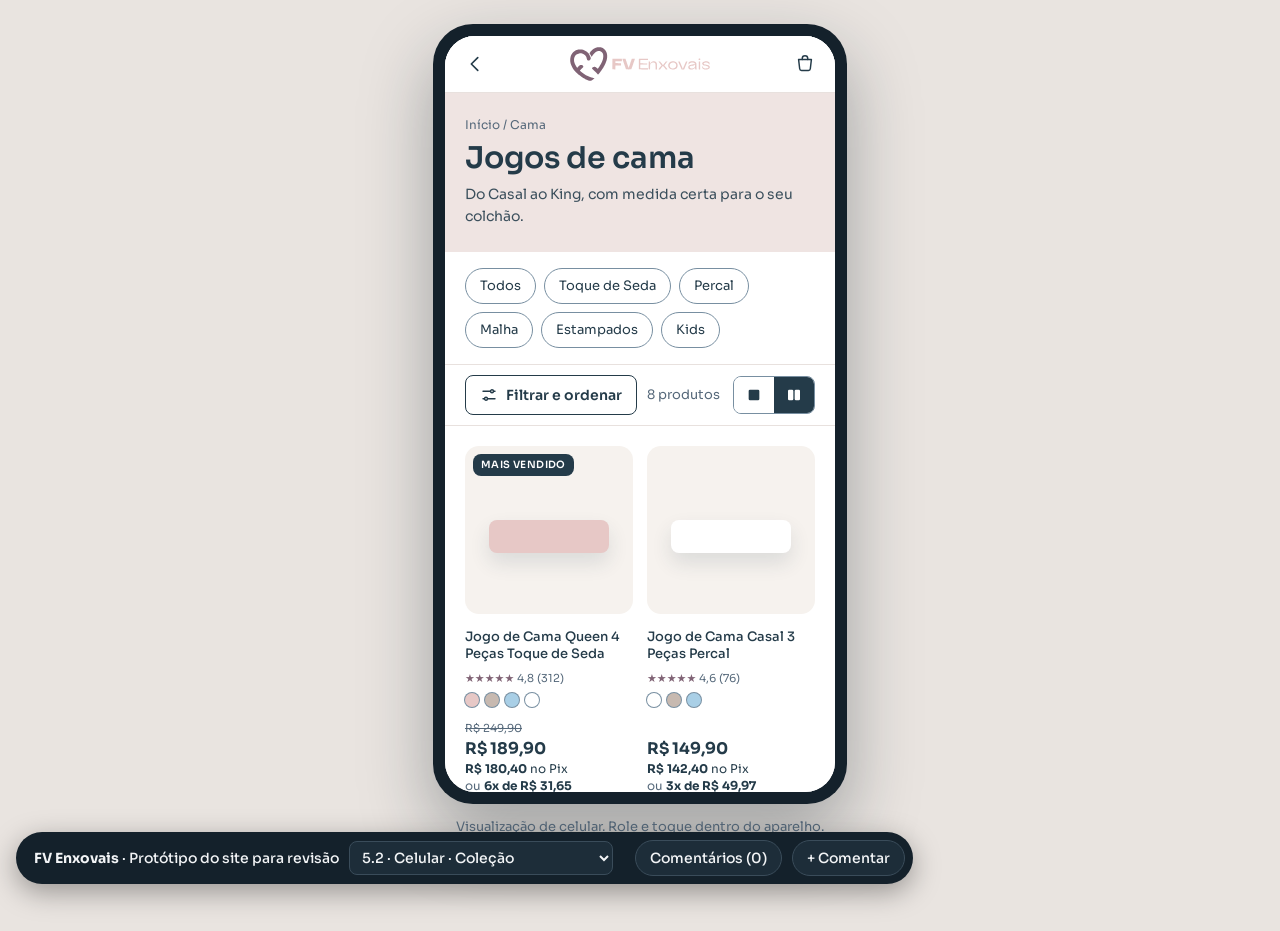
<file: fv/celular-colecao.html>
<!doctype html>
<html lang="pt-BR">
<head>
<meta charset="utf-8">
<meta name="viewport" content="width=device-width, initial-scale=1">
<meta name="robots" content="noindex, nofollow">
<title>FV Enxovais · 5.2 · Celular · Coleção</title>
<link rel="icon" href="assets/symbol.svg">
<link rel="stylesheet" href="ds/tokens.css">
<link rel="stylesheet" href="ds/bundle.css">
<style>body{margin:0;background:#e9e4e0;font-family:Sora,system-ui,sans-serif;color:#243b49}.fvf-wrap{min-height:100vh;display:flex;flex-direction:column;align-items:center;justify-content:center;gap:14px;padding:24px 16px 96px;box-sizing:border-box}.fvf-phone{width:414px;height:868px;max-height:calc(100vh - 120px);border-radius:40px;padding:12px;background:#14212b;box-shadow:0 30px 70px rgba(20,33,43,.35)}.fvf-phone iframe{width:100%;height:100%;border:0;border-radius:30px;background:#fff;display:block}.fvf-note{margin:0;font-size:13px;color:#55687a}@media (max-width:500px){.fvf-wrap{padding:0}.fvf-phone{width:100vw;height:100vh;max-height:none;border-radius:0;padding:0}.fvf-phone iframe{border-radius:0}.fvf-note{display:none}}</style>
</head>
<body data-pagina="celular-colecao" data-titulo="5.2 · Celular · Coleção" data-moldura>
<div class="fvf-wrap">
  <div class="fvf-phone"><iframe id="fv-phone" src="m-colecao.html" title="5.2 · Celular · Coleção"></iframe></div>
  <p class="fvf-note">Visualização de celular. Role e toque dentro do aparelho.</p>
</div>
<script src="assets/fv-config.js"></script>
<script src="assets/fv-comentarios.js"></script>
</body>
</html>
</file>
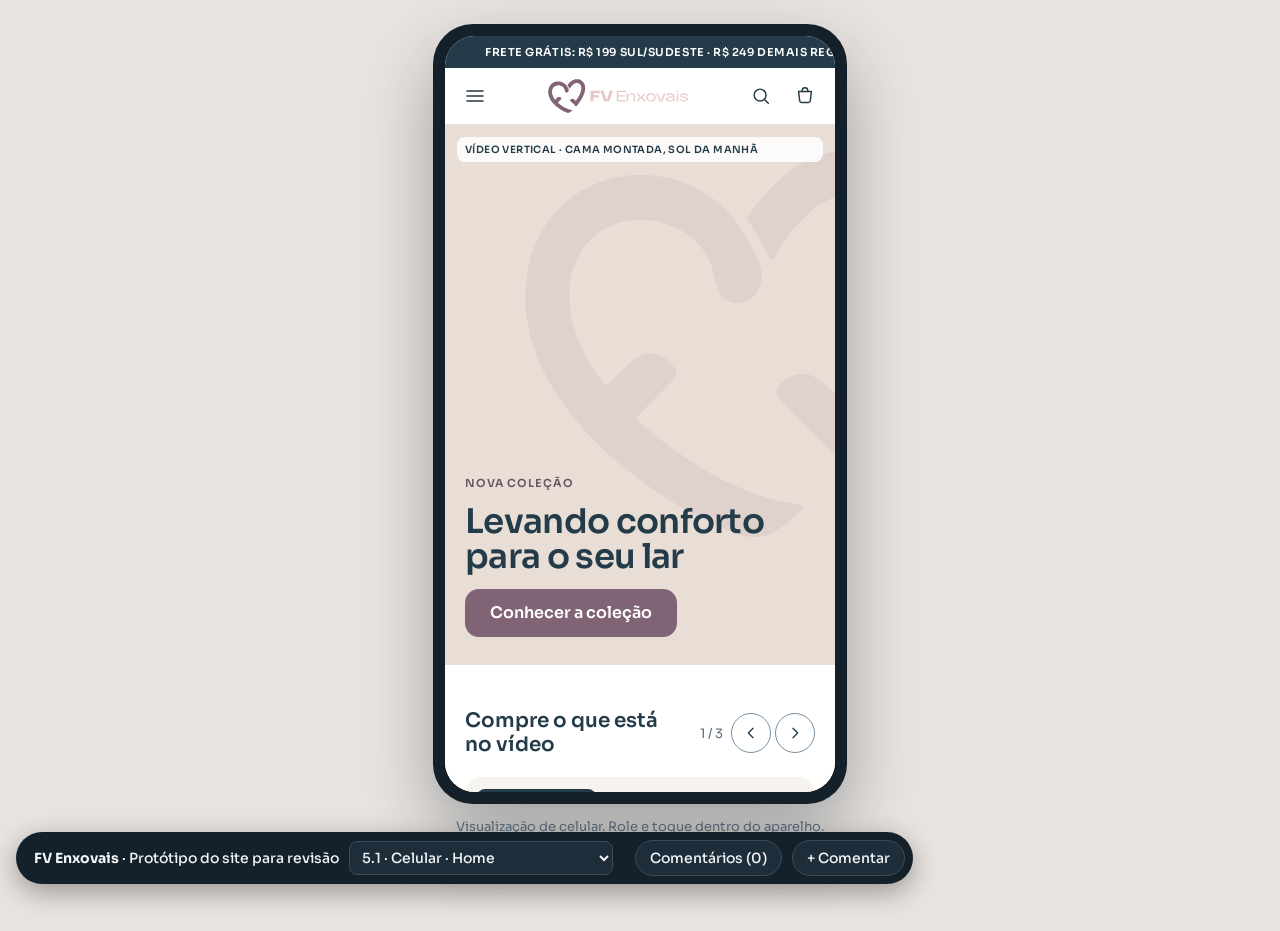
<file: fv/celular-home.html>
<!doctype html>
<html lang="pt-BR">
<head>
<meta charset="utf-8">
<meta name="viewport" content="width=device-width, initial-scale=1">
<meta name="robots" content="noindex, nofollow">
<title>FV Enxovais · 5.1 · Celular · Home</title>
<link rel="icon" href="assets/symbol.svg">
<link rel="stylesheet" href="ds/tokens.css">
<link rel="stylesheet" href="ds/bundle.css">
<style>body{margin:0;background:#e9e4e0;font-family:Sora,system-ui,sans-serif;color:#243b49}.fvf-wrap{min-height:100vh;display:flex;flex-direction:column;align-items:center;justify-content:center;gap:14px;padding:24px 16px 96px;box-sizing:border-box}.fvf-phone{width:414px;height:868px;max-height:calc(100vh - 120px);border-radius:40px;padding:12px;background:#14212b;box-shadow:0 30px 70px rgba(20,33,43,.35)}.fvf-phone iframe{width:100%;height:100%;border:0;border-radius:30px;background:#fff;display:block}.fvf-note{margin:0;font-size:13px;color:#55687a}@media (max-width:500px){.fvf-wrap{padding:0}.fvf-phone{width:100vw;height:100vh;max-height:none;border-radius:0;padding:0}.fvf-phone iframe{border-radius:0}.fvf-note{display:none}}</style>
</head>
<body data-pagina="celular-home" data-titulo="5.1 · Celular · Home" data-moldura>
<div class="fvf-wrap">
  <div class="fvf-phone"><iframe id="fv-phone" src="m-home.html" title="5.1 · Celular · Home"></iframe></div>
  <p class="fvf-note">Visualização de celular. Role e toque dentro do aparelho.</p>
</div>
<script src="assets/fv-config.js"></script>
<script src="assets/fv-comentarios.js"></script>
</body>
</html>
</file>
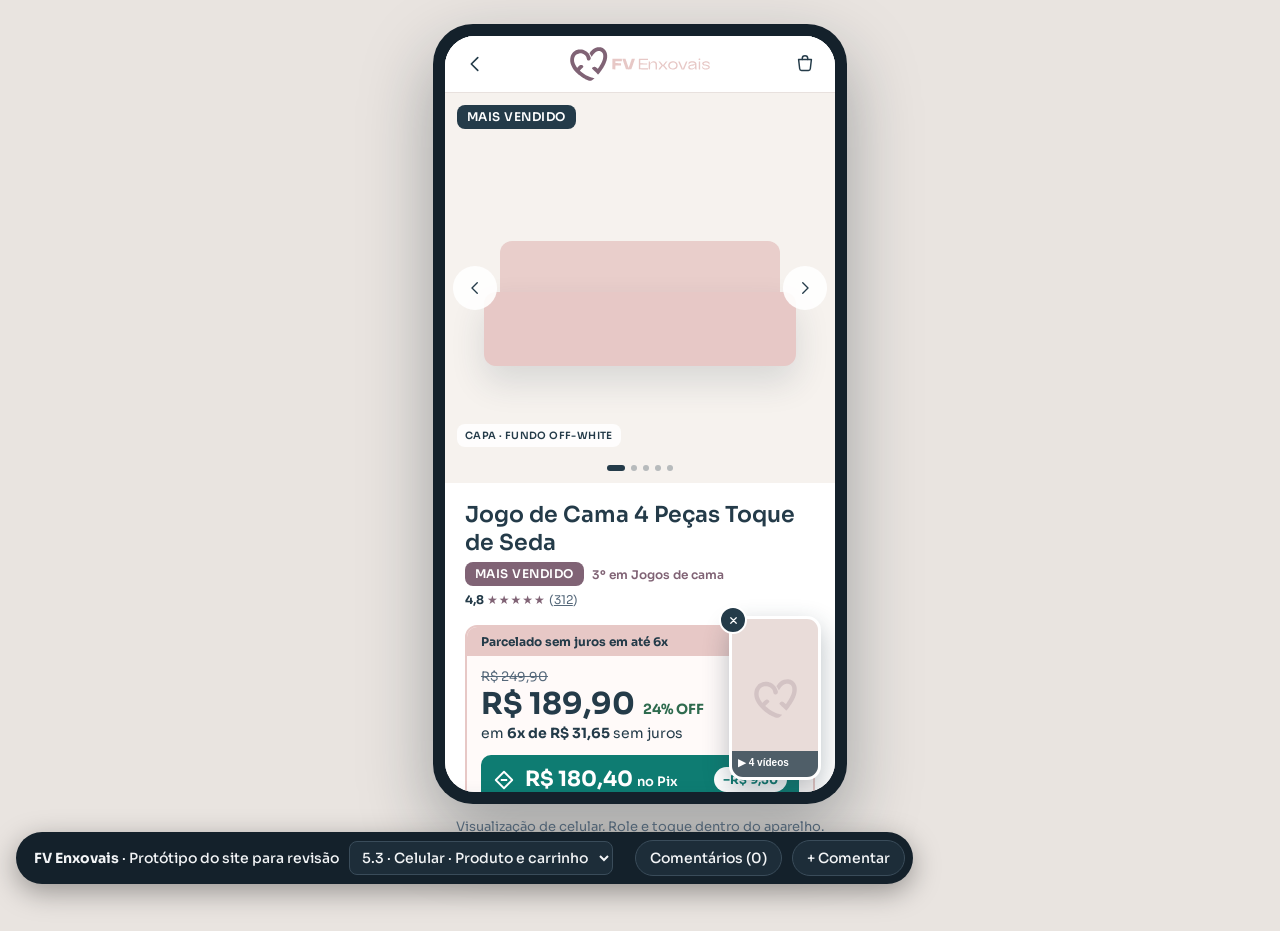
<file: fv/celular-produto.html>
<!doctype html>
<html lang="pt-BR">
<head>
<meta charset="utf-8">
<meta name="viewport" content="width=device-width, initial-scale=1">
<meta name="robots" content="noindex, nofollow">
<title>FV Enxovais · 5.3 · Celular · Produto e carrinho</title>
<link rel="icon" href="assets/symbol.svg">
<link rel="stylesheet" href="ds/tokens.css">
<link rel="stylesheet" href="ds/bundle.css">
<style>body{margin:0;background:#e9e4e0;font-family:Sora,system-ui,sans-serif;color:#243b49}.fvf-wrap{min-height:100vh;display:flex;flex-direction:column;align-items:center;justify-content:center;gap:14px;padding:24px 16px 96px;box-sizing:border-box}.fvf-phone{width:414px;height:868px;max-height:calc(100vh - 120px);border-radius:40px;padding:12px;background:#14212b;box-shadow:0 30px 70px rgba(20,33,43,.35)}.fvf-phone iframe{width:100%;height:100%;border:0;border-radius:30px;background:#fff;display:block}.fvf-note{margin:0;font-size:13px;color:#55687a}@media (max-width:500px){.fvf-wrap{padding:0}.fvf-phone{width:100vw;height:100vh;max-height:none;border-radius:0;padding:0}.fvf-phone iframe{border-radius:0}.fvf-note{display:none}}</style>
</head>
<body data-pagina="celular-produto" data-titulo="5.3 · Celular · Produto e carrinho" data-moldura>
<div class="fvf-wrap">
  <div class="fvf-phone"><iframe id="fv-phone" src="m-produto.html" title="5.3 · Celular · Produto e carrinho"></iframe></div>
  <p class="fvf-note">Visualização de celular. Role e toque dentro do aparelho.</p>
</div>
<script src="assets/fv-config.js"></script>
<script src="assets/fv-comentarios.js"></script>
</body>
</html>
</file>
<file: fv/ds/tokens.css>
/* FV Enxovais — generated from tokens.json */
:root, [data-theme="light"] {
  --brand-blush-whisper: #e7c8c6;
  --brand-misty-sand: #c7b9b0;
  --brand-dusky-plum: #806375;
  --brand-toasted-almond: #a28f80;
  --brand-blue-haze: #788fa1;
  --brand-crystal-baby: #74b3d9;
  --brand-midnight-tide: #243b49;
  --brand-cloud-blue: #ecf7fd;
  --brand-heart-mist: #eeecef;
  --surface: #ffffff;
  --surface-soft: #fbf6f5;
  --surface-cool: var(--brand-cloud-blue);
  --surface-inverse: var(--brand-midnight-tide);
  --line: #e8e1de;
  --line-strong: var(--brand-blue-haze);
  --ink: var(--brand-midnight-tide);
  --ink-muted: #55687a;
  --on-inverse: #ffffff;
  --action: var(--brand-dusky-plum);
  --action-hover: #6a5162;
  --on-action: #ffffff;
  --accent: var(--brand-crystal-baby);
  --on-accent: var(--brand-midnight-tide);
  --promo: var(--brand-blush-whisper);
  --on-promo: var(--brand-midnight-tide);
  --success: #2f6b4f;
  --danger: #a3362e;
  --focus-ring: var(--brand-midnight-tide);
  --shadow-card: 0 1px 2px rgba(36,59,73,0.06), 0 4px 16px rgba(36,59,73,0.06);
  --shadow-sticky: 0 -4px 16px rgba(36,59,73,0.10);
}
:root {
  --space-1: 4px;
  --space-2: 8px;
  --space-3: 12px;
  --space-4: 16px;
  --space-5: 24px;
  --space-6: 32px;
  --space-7: 48px;
  --space-8: 72px;
  --radius-sm: 8px;
  --radius-md: 14px;
  --radius-lg: 24px;
  --radius-pill: 999px;
  --font-brand: "Heveria", "Sora", system-ui, sans-serif;
}
.display { font-family: var(--font-brand); font-size: 48px; line-height: 52px; font-weight: 600; letter-spacing: -0.02em; }
.h1 { font-family: var(--font-brand); font-size: 34px; line-height: 40px; font-weight: 600; letter-spacing: -0.01em; }
.h2 { font-family: var(--font-brand); font-size: 26px; line-height: 32px; font-weight: 600; }
.h3 { font-family: var(--font-brand); font-size: 19px; line-height: 26px; font-weight: 600; }
.body { font-family: var(--font-brand); font-size: 16px; line-height: 24px; font-weight: 400; }
.body-sm { font-family: var(--font-brand); font-size: 14px; line-height: 20px; font-weight: 400; }
.caption { font-family: var(--font-brand); font-size: 12px; line-height: 16px; font-weight: 600; letter-spacing: 0.04em; }
.button { font-family: var(--font-brand); font-size: 16px; line-height: 20px; font-weight: 600; }
.price-lg { font-family: var(--font-brand); font-size: 30px; line-height: 36px; font-weight: 700; }
.price { font-family: var(--font-brand); font-size: 18px; line-height: 24px; font-weight: 700; }
.price-old { font-family: var(--font-brand); font-size: 14px; line-height: 20px; font-weight: 400; }
</file>
<file: fv/ds/bundle.css>
@import url("https://fonts.googleapis.com/css2?family=Sora:wght@400;500;600;700&display=swap");

/* FV Enxovais — componentes (CSS puro, sem JS). Valores vêm de tokens.css. */
*,*::before,*::after{box-sizing:border-box}
body{margin:0;font-family:var(--font-brand);color:var(--ink);background:var(--surface);-webkit-font-smoothing:antialiased}
.fv-stack{display:flex;flex-direction:column;gap:var(--space-3)}
.fv-row{display:flex;flex-wrap:wrap;align-items:center;gap:var(--space-3)}
.fv-pad{padding:var(--space-4)}
:where(a,button,input,label):focus-visible{outline:2px solid var(--focus-ring);outline-offset:2px}

/* Button */
.fv-btn{display:inline-flex;align-items:center;justify-content:center;gap:var(--space-2);min-height:48px;padding:0 var(--space-5);border-radius:var(--radius-md);border:1.5px solid transparent;font:600 16px/20px var(--font-brand);cursor:pointer;text-decoration:none;transition:background .15s,border-color .15s}
.fv-btn--primary{background:var(--action);color:var(--on-action)}
.fv-btn--primary:hover{background:var(--action-hover)}
.fv-btn--secondary{background:var(--surface);color:var(--ink);border-color:var(--ink)}
.fv-btn--secondary:hover{background:var(--surface-soft)}
.fv-btn--ghost{background:transparent;color:var(--action);padding:0 var(--space-3)}
.fv-btn--block{width:100%}
.fv-btn[disabled]{background:var(--line);color:var(--ink-muted);cursor:not-allowed}
.fv-btn svg{width:20px;height:20px;flex:none}

/* Badge */
.fv-badge{display:inline-flex;align-items:center;gap:var(--space-1);padding:4px 10px;border-radius:var(--radius-sm);font:600 12px/16px var(--font-brand);letter-spacing:.04em;text-transform:uppercase;white-space:nowrap}
.fv-badge--promo{background:var(--promo);color:var(--on-promo)}
.fv-badge--new{background:var(--accent);color:var(--on-accent)}
.fv-badge--best{background:var(--surface-inverse);color:var(--on-inverse)}
.fv-badge--free{background:var(--surface);color:var(--success);border:1.5px solid var(--success)}
.fv-badge--low{background:var(--surface);color:var(--danger);border:1.5px solid var(--danger)}

/* Price */
.fv-price{display:flex;flex-direction:column;gap:2px}
.fv-price__old{font:400 14px/20px var(--font-brand);color:var(--ink-muted);text-decoration:line-through}
.fv-price__main{display:flex;align-items:baseline;gap:var(--space-2);flex-wrap:wrap}
.fv-price__value{font:700 18px/24px var(--font-brand);color:var(--ink)}
.fv-price--lg .fv-price__value{font-size:30px;line-height:36px}
.fv-price__pix{font:500 14px/20px var(--font-brand);color:var(--ink)}
.fv-price__pix b{font-weight:700}
.fv-price__inst{font:400 14px/20px var(--font-brand);color:var(--ink-muted)}
.fv-price__inst b{color:var(--ink);font-weight:600}

/* Variant picker */
.fv-variant{display:flex;flex-direction:column;gap:var(--space-2)}
.fv-variant__label{font:400 14px/20px var(--font-brand);color:var(--ink-muted)}
.fv-variant__label b{color:var(--ink);font-weight:600}
.fv-variant__label a{color:var(--action);font-weight:600;margin-left:var(--space-2)}
.fv-chips{display:flex;flex-wrap:wrap;gap:var(--space-2)}
.fv-chip{min-width:88px;min-height:44px;padding:0 var(--space-3);border-radius:var(--radius-sm);border:1.5px solid var(--line-strong);background:var(--surface);color:var(--ink);font:500 14px/18px var(--font-brand);display:inline-flex;flex-direction:column;align-items:center;justify-content:center;cursor:pointer}
.fv-chip small{font-weight:400;font-size:11px;color:var(--ink-muted)}
.fv-chip[aria-pressed="true"]{border:2px solid var(--action);background:var(--surface-soft);font-weight:700}
.fv-chip[aria-disabled="true"]{color:var(--ink-muted);border-style:dashed;text-decoration:line-through;cursor:not-allowed}
.fv-swatches{display:flex;flex-wrap:wrap;gap:var(--space-2)}
.fv-swatch{width:40px;height:40px;border-radius:var(--radius-pill);border:2px solid var(--surface);box-shadow:0 0 0 1.5px var(--line-strong);cursor:pointer;padding:0}
.fv-swatch[aria-pressed="true"]{box-shadow:0 0 0 2.5px var(--action)}

/* Product card */
.fv-card{display:flex;flex-direction:column;gap:var(--space-2);width:100%;max-width:260px;color:var(--ink);text-decoration:none}
.fv-card__media{position:relative;aspect-ratio:4/5;border-radius:var(--radius-md);overflow:hidden;background:var(--surface-soft)}
.fv-card__media img,.fv-card__media .fv-ph{width:100%;height:100%;object-fit:cover}
.fv-card__badges{position:absolute;top:var(--space-2);left:var(--space-2);display:flex;flex-direction:column;align-items:flex-start;gap:var(--space-1)}
.fv-card__title{font:500 14px/20px var(--font-brand);margin:0;display:-webkit-box;-webkit-line-clamp:2;-webkit-box-orient:vertical;overflow:hidden}
.fv-card__meta{display:flex;align-items:center;gap:var(--space-2);font:400 12px/16px var(--font-brand);color:var(--ink-muted)}
.fv-stars{color:var(--action);letter-spacing:1px}
.fv-dots{display:flex;gap:4px;align-items:center}
.fv-dots i{width:12px;height:12px;border-radius:var(--radius-pill);box-shadow:0 0 0 1px var(--line-strong);display:block}
.fv-card:hover .fv-card__media{box-shadow:var(--shadow-card)}

/* Placeholder de foto */
.fv-ph{display:flex;align-items:center;justify-content:center;background:var(--surface-soft);color:var(--ink-muted);font:500 12px/16px var(--font-brand)}

/* Kit / quantity bundle */
.fv-kits{display:flex;flex-direction:column;gap:var(--space-2)}
.fv-kit{position:relative;display:grid;grid-template-columns:auto 1fr auto;align-items:center;gap:var(--space-3);padding:var(--space-3) var(--space-4);border:1.5px solid var(--line-strong);border-radius:var(--radius-md);background:var(--surface);cursor:pointer}
.fv-kit[aria-checked="true"]{border:2px solid var(--action);background:var(--surface-soft)}
.fv-kit__radio{width:20px;height:20px;border-radius:var(--radius-pill);border:1.5px solid var(--line-strong);display:grid;place-items:center}
.fv-kit[aria-checked="true"] .fv-kit__radio{border-color:var(--action)}
.fv-kit[aria-checked="true"] .fv-kit__radio::after{content:"";width:10px;height:10px;border-radius:var(--radius-pill);background:var(--action)}
.fv-kit__name{font:600 15px/20px var(--font-brand)}
.fv-kit__unit{font:400 13px/18px var(--font-brand);color:var(--ink-muted)}
.fv-kit__price{text-align:right;font:700 16px/20px var(--font-brand)}
.fv-kit__save{display:block;font:600 12px/16px var(--font-brand);color:var(--success)}
.fv-kit .fv-badge{position:absolute;top:-11px;left:var(--space-7)}

/* Trust bar */
.fv-trust{display:grid;grid-template-columns:repeat(4,1fr);gap:var(--space-3);padding:var(--space-4);border-radius:var(--radius-lg);background:var(--surface-cool)}
.fv-trust__item{display:flex;align-items:center;gap:var(--space-2);font:400 13px/18px var(--font-brand);color:var(--ink)}
.fv-trust__item b{display:block;font-weight:600;font-size:14px}
.fv-trust__item svg{width:28px;height:28px;flex:none;color:var(--action)}
@media (max-width:640px){.fv-trust{grid-template-columns:1fr 1fr}}

/* Announcement bar */
.fv-announce{display:flex;align-items:center;justify-content:center;gap:var(--space-5);min-height:36px;padding:var(--space-2) var(--space-4);background:var(--surface-inverse);color:var(--on-inverse);font:600 12px/16px var(--font-brand);letter-spacing:.04em;text-transform:uppercase;text-align:center}
.fv-announce span+span::before{content:"·";margin-right:var(--space-5);opacity:.6}

/* Shipping calculator */
.fv-ship{display:flex;flex-direction:column;gap:var(--space-2);max-width:420px}
.fv-ship__label{font:600 14px/20px var(--font-brand)}
.fv-ship__form{display:flex;gap:var(--space-2)}
.fv-input{flex:1;min-height:48px;padding:0 var(--space-3);border:1.5px solid var(--line-strong);border-radius:var(--radius-sm);font:400 16px/20px var(--font-brand);color:var(--ink);background:var(--surface)}
.fv-ship__list{list-style:none;margin:0;padding:0;border:1px solid var(--line);border-radius:var(--radius-sm)}
.fv-ship__list li{display:flex;justify-content:space-between;gap:var(--space-3);padding:var(--space-3);font:400 14px/20px var(--font-brand)}
.fv-ship__list li+li{border-top:1px solid var(--line)}
.fv-ship__list .free{color:var(--success);font-weight:700}
.fv-ship__hint{font:400 12px/16px var(--font-brand);color:var(--ink-muted)}

/* Free-shipping progress (carrinho) */
.fv-progress{display:flex;flex-direction:column;gap:var(--space-2);font:400 14px/20px var(--font-brand)}
.fv-progress__track{height:8px;border-radius:var(--radius-pill);background:var(--line);overflow:hidden}
.fv-progress__fill{height:100%;background:var(--action);border-radius:var(--radius-pill)}
</file>
<file: gabrielvalle/assets/css/style.min.css>
:root{--navy:#06144F;--blue:#0C2BBF;--blue-v:#0B4BF0;--mid:#1769B0;--logo:#0F476A;--cyan:#08A9E6;--teal:#48D6D0;--ink:#10172A;--slate:#516074;--line:#DDE4EF;--light:#F4F7FB;--white:#FFFFFF;--amber:#FBB03B;--gv-black:#1A1A1A;--ok:#14915F;--err:#C8352B;--r-sm:12px;--r:20px;--r-lg:28px;--shadow:0 18px 50px -18px rgba(6,20,79,.28);--font:"Urania","Figtree",system-ui,-apple-system,"Segoe UI",Roboto,sans-serif;--gutter:clamp(16px,4vw,32px)}*,*:before,*:after{box-sizing:border-box}html{-webkit-text-size-adjust:100%;scroll-behavior:smooth}body{margin:0;font-family:var(--font);color:var(--ink);background:var(--white);font-size:17px;line-height:1.6;-webkit-font-smoothing:antialiased;overflow-x:hidden}img{max-width:100%;height:auto;display:block}h1,h2,h3{line-height:1.12;margin:0;letter-spacing:-.015em}p{margin:0}a{color:inherit}button{font:inherit;cursor:pointer}.sr-only,.hp{position:absolute!important;width:1px;height:1px;overflow:hidden;clip:rect(0 0 0 0);white-space:nowrap}.skip{position:absolute;left:-999px;top:8px;background:var(--amber);color:var(--gv-black);padding:8px 14px;border-radius:8px;z-index:99}.skip:focus{left:8px}.center{text-align:center;margin-top:40px;display:flex;justify-content:center}.wrap{width:100%;max-width:1180px;margin:0 auto;padding:0 var(--gutter)}.wrap--narrow{max-width:820px}.btn{display:inline-flex;align-items:center;justify-content:center;gap:10px;border:0;border-radius:999px;padding:14px 26px;font-weight:700;font-size:16px;line-height:1.2;text-decoration:none;transition:transform .15s ease,box-shadow .2s ease,background .2s ease}.btn:hover{transform:translateY(-1px)}.btn--lg{padding:18px 30px;font-size:17px}.btn--sm{padding:10px 18px;font-size:14px}.btn--amber{background:var(--amber);color:var(--gv-black);box-shadow:0 10px 30px -10px #fbb03bb3}.btn--amber:hover{background:#ffc05c}.btn--blue{background:var(--blue);color:#fff;box-shadow:0 10px 30px -12px #0c2bbfb3}.btn--blue:hover{background:var(--blue-v)}.btn--ghost{background:transparent;color:var(--slate);padding-left:6px;padding-right:6px}.btn--ghost:hover{color:var(--navy);transform:none}.btn[disabled]{opacity:.55;cursor:not-allowed;transform:none}.cta-pair{display:flex;flex-wrap:wrap;gap:12px}.cta-pair--center{justify-content:center}.pill{display:inline-flex;align-items:center;gap:10px;padding:8px 14px;border-radius:999px;font-size:14px;font-weight:700;background:#fff;color:var(--gv-black);border:1px solid rgba(251,176,59,.6);box-shadow:0 6px 18px -10px #fbb03bcc}.pill .dot{width:8px;height:8px;border-radius:50%;background:var(--amber);box-shadow:0 0 0 4px #fbb03b40}.eyebrow{font-size:13px;letter-spacing:.16em;text-transform:uppercase;font-weight:700;color:var(--blue);margin-bottom:14px}.eyebrow--teal{color:var(--teal)}.hl{color:var(--amber)}.mark{background:linear-gradient(transparent 62%,#fbb03b8c 62%);padding:0 .08em;color:var(--navy)}.topbar{position:sticky;top:0;z-index:40;background:#fffffff0;backdrop-filter:saturate(1.4) blur(12px);-webkit-backdrop-filter:saturate(1.4) blur(12px);border-bottom:1px solid var(--line)}.topbar__in{display:flex;align-items:center;gap:18px;height:68px}.topbar__brand img{width:112px}.cobrand{display:flex;align-items:center;gap:10px;padding-left:18px;border-left:1px solid var(--line);color:var(--slate);font-size:12px;letter-spacing:.14em;text-transform:uppercase}.cobrand img{width:52px}.topbar__cta{margin-left:auto}.hero{position:relative;background:linear-gradient(180deg,#fff 0%,var(--light) 100%);overflow:hidden;padding:clamp(36px,6vw,80px) 0 clamp(52px,7vw,96px)}.hero__bg{position:absolute;inset:0;pointer-events:none;background:radial-gradient(50% 60% at 90% 10%,rgba(11,75,240,.12),transparent 70%),radial-gradient(40% 50% at 0% 100%,rgba(251,176,59,.14),transparent 70%)}.hero__grid{position:relative;display:grid;grid-template-columns:1fr;gap:36px;align-items:center}.hero h1{font-size:clamp(36px,5.6vw,62px);font-weight:800;color:var(--navy);margin:22px 0 20px}.lead{font-size:clamp(17px,1.6vw,20px);color:var(--slate);max-width:580px}.lead strong{color:var(--ink)}.hero__cta{margin-top:22px;display:flex;flex-direction:column;gap:12px;align-items:flex-start}.micro{font-size:13.5px;color:var(--slate)}.vsl{position:relative;border-radius:var(--r-lg);overflow:hidden;background:#0a1a2b;aspect-ratio:16/9;box-shadow:0 30px 70px -30px #06144f8c}.vsl iframe,.vsl video{position:absolute;inset:0;width:100%;height:100%;border:0}.vsl__facade{all:unset;position:absolute;inset:0;cursor:pointer;display:block}.vsl__facade img{width:100%;height:100%;object-fit:cover;transition:transform .5s ease,filter .3s ease}.vsl__facade:hover img{transform:scale(1.02);filter:brightness(.92)}.vsl__facade:focus-visible{outline:3px solid var(--amber);outline-offset:-3px}.vsl__play{position:absolute;left:57%;top:52%;transform:translate(-50%,-50%);width:78px;height:78px;border-radius:50%;background:var(--amber);color:var(--gv-black);display:grid;place-items:center;box-shadow:0 0 0 10px #fbb03b40,0 14px 40px #00000073;animation:pulse 2.4s ease-in-out infinite}.vsl__play svg{margin-left:4px}.vsl__badge{position:absolute;left:14px;bottom:14px;background:#06144fd9;color:#fff;font-size:13px;font-weight:500;padding:7px 12px;border-radius:999px}.vsl.is-soon .vsl__play{background:#ffffffeb}.vsl__caption{margin-top:14px;font-size:15px;color:var(--slate)}.vsl__caption strong{color:var(--ink)}@keyframes pulse{0%,to{box-shadow:0 0 0 10px #fbb03b40,0 14px 40px #00000073}50%{box-shadow:0 0 0 18px #fbb03b14,0 14px 40px #00000073}}.section{padding:clamp(64px,9vw,112px) 0}.section--light{background:var(--light)}.section--navy{background:var(--navy);color:#fff}.section__head{max-width:780px;margin-bottom:clamp(32px,5vw,52px)}.section__head h2{font-size:clamp(28px,3.8vw,42px);font-weight:800;color:var(--navy)}.section__head p:not(.eyebrow){margin-top:14px;color:var(--slate);font-size:18px}.section__head--inv h2{color:#fff}.section__head--inv p:not(.eyebrow){color:#ffffffb8}.gv{display:grid;grid-template-columns:1fr;gap:32px;align-items:center}.gv__photo{position:relative;border-radius:var(--r-lg);overflow:hidden;box-shadow:var(--shadow);aspect-ratio:4/5;background:var(--gv-black)}.gv__photo>img:first-child{width:100%;height:100%;object-fit:cover;object-position:50% 25%}.gv__photo:before{content:"";position:absolute;inset:auto 0 0;height:40%;background:linear-gradient(transparent,#1a1a1ad9);z-index:1}.gv__photo:after{content:"";position:absolute;inset:auto 0 0;height:8px;background:var(--amber);z-index:2}.gv__logo{position:absolute;left:22px;bottom:26px;width:96px;z-index:2}.gv__copy h2{font-size:clamp(28px,3.8vw,42px);font-weight:800;color:var(--navy);margin-bottom:16px}.gv__copy>p:not(.eyebrow){color:var(--slate);font-size:17.5px}.gv__copy strong{color:var(--ink)}.dm{margin:26px 0 0;padding:18px;background:#fff;border:1px solid var(--line);border-radius:var(--r);display:flex;flex-direction:column;gap:12px;box-shadow:0 14px 34px -22px #06144f66}.dm figcaption{display:flex;align-items:center;gap:8px;font-size:12px;letter-spacing:.1em;text-transform:uppercase;font-weight:700;color:var(--slate)}.dm__dot{width:8px;height:8px;border-radius:50%;background:linear-gradient(135deg,#f58529,#dd2a7b,#8134af)}.dm__row{display:flex;align-items:flex-end;gap:10px}.dm__row--out{justify-content:flex-end}.dm__row p{max-width:82%;padding:11px 15px;border-radius:20px;font-size:15.5px;line-height:1.45}.dm__row--in p{background:var(--light);color:var(--ink);border-bottom-left-radius:6px}.dm__row--out p{background:linear-gradient(135deg,#5b51d8,#833ab4 60%,#c13584);color:#fff;border-bottom-right-radius:6px}.dm__avatar{flex:none;width:32px;height:32px;border-radius:50%;background:#c9d2e3;display:grid;place-items:center;color:#fff}.dm__avatar svg{width:18px;height:18px}.dm__avatar--gv{background:var(--gv-black)}.dm__avatar--gv img{width:22px}.formula{list-style:none;margin:0 0 clamp(36px,5vw,52px);padding:0;display:grid;grid-template-columns:1fr;gap:12px}.formula li{background:var(--light);border-radius:var(--r);padding:20px;border:1px solid var(--line);position:relative}.formula b{display:block;font-size:19px;color:var(--navy);margin-bottom:4px}.formula span{font-size:14.5px;color:var(--slate)}.formula li:not(.formula__result):not(:nth-child(4)):after{content:"+";position:absolute;right:-12px;top:50%;transform:translateY(-50%);width:24px;height:24px;border-radius:50%;background:var(--blue);color:#fff;font-weight:800;display:none;place-items:center;z-index:1}.pains{list-style:none;padding:0;margin:0;display:grid;grid-template-columns:1fr;gap:14px}.pains li{display:flex;gap:16px;align-items:flex-start;padding:22px;border:1px solid var(--line);border-radius:var(--r);background:#fff;font-size:16.5px;color:var(--ink)}.flow{display:grid;grid-template-columns:1fr;gap:28px;align-items:start}.flow__steps{list-style:none;margin:0;padding:0;display:grid}.flow__steps li{display:flex;gap:16px;position:relative;padding-bottom:22px}.flow__steps li:not(:last-child):before{content:"";position:absolute;left:19px;top:40px;bottom:0;width:2px;background:linear-gradient(var(--cyan),var(--line))}.flow__steps b{flex:none;width:40px;height:40px;border-radius:50%;display:grid;place-items:center;background:var(--navy);color:#fff;font-weight:800;position:relative;z-index:1}.flow__steps li:nth-child(5) b{background:var(--amber);color:var(--gv-black)}.flow__steps h3{font-size:18px;color:var(--navy);margin:8px 0 4px}.flow__steps p{color:var(--slate);font-size:15.5px}.flow__media{margin:0;position:sticky;top:90px}.flow__media video{width:100%;height:auto;aspect-ratio:482/540;object-fit:cover;border-radius:var(--r-lg);background:#0b0b0b;box-shadow:var(--shadow);display:block}.flow__media figcaption{margin-top:10px;font-size:14px;color:var(--slate);text-align:center}.flow__extra{display:grid;grid-template-columns:1fr;gap:16px;margin-top:clamp(28px,4vw,44px)}.buy{background:#fff;border:1px solid var(--line);border-radius:var(--r-lg);padding:clamp(22px,3vw,32px)}.buy h3{font-size:22px;color:var(--navy);font-weight:800;margin-bottom:16px}.buy__chain{list-style:none;margin:0;padding:0;display:grid;gap:8px;counter-reset:b}.buy__chain li{counter-increment:b;display:flex;align-items:center;gap:12px;font-size:15px;color:var(--ink);background:var(--light);border-radius:12px;padding:10px 14px}.buy__chain li:before{content:counter(b);flex:none;width:24px;height:24px;border-radius:50%;background:var(--teal);color:var(--navy);font-size:13px;font-weight:800;display:grid;place-items:center}.gov{margin:0;background:var(--gv-black);color:#fff;border-radius:var(--r-lg);padding:clamp(24px,3.4vw,40px);display:flex;flex-direction:column;justify-content:space-between;gap:20px}.gov p{font-size:clamp(20px,2.4vw,26px);font-weight:700;line-height:1.3}.gov footer{font-size:14px;color:#fff9}.gov footer span{display:block;color:var(--amber);font-weight:700;margin-top:2px}.pillars{list-style:none;padding:0;margin:0;display:grid;grid-template-columns:1fr;gap:16px}.pillars li{padding:28px;border-radius:var(--r);background:linear-gradient(160deg,#ffffff14,#ffffff05);border:1px solid rgba(255,255,255,.12)}.pillars b{display:inline-block;font-size:14px;font-weight:800;color:var(--navy);background:var(--teal);padding:4px 10px;border-radius:8px;margin-bottom:16px}.pillars h3{font-size:22px;margin-bottom:8px}.pillars p{color:#ffffffbf;font-size:15.5px}.pillars strong{color:#fff}.pillars__extra{margin-top:12px;font-size:14px!important;color:var(--teal)!important;font-weight:500}.scope{margin-top:clamp(40px,6vw,64px);padding-top:clamp(32px,5vw,48px);border-top:1px solid rgba(255,255,255,.12)}.scope header h3{font-size:clamp(22px,2.8vw,30px);font-weight:800;max-width:720px;margin-bottom:24px}.scope article{background:#fff;color:var(--ink);border-radius:var(--r);padding:26px}.scope h4{margin:0 0 10px;font-size:20px;color:var(--navy)}.scope article p:not(.scope__who){color:var(--slate);font-size:15.5px;margin-bottom:10px}.scope em{color:var(--navy)}.ops{display:grid;grid-template-columns:1fr;gap:32px;align-items:center}.ops h2{font-size:clamp(28px,3.8vw,42px);font-weight:800;color:var(--navy);margin-bottom:14px}.ops__copy>p:not(.eyebrow){color:var(--slate);font-size:18px;margin-bottom:22px}.ops__list{list-style:none;margin:0;padding:0;display:grid;gap:12px}.ops__list li{padding:16px 18px 16px 52px;border:1px solid var(--line);border-radius:var(--r-sm);position:relative;background:#fff}.ops__list li:before{content:"";position:absolute;left:16px;top:18px;width:22px;height:22px;border-radius:50%;background:var(--teal) url("data:image/svg+xml,%3Csvg xmlns='http://www.w3.org/2000/svg' viewBox='0 0 20 20'%3E%3Cpath d='M5.5 10.5l3 3 6-7' fill='none' stroke='%2306144F' stroke-width='2.2' stroke-linecap='round' stroke-linejoin='round'/%3E%3C/svg%3E") center/16px no-repeat}.ops__list b{display:block;color:var(--navy)}.ops__list span{color:var(--slate);font-size:15px}.ops__plan{margin:0}.ops__plan svg{width:100%;height:auto;max-width:460px;margin:0 auto;display:block}.ops__plan figcaption{text-align:center;font-size:14px;color:var(--slate);margin-top:8px}.ticks{list-style:none;padding:0;margin:18px 0 0;display:grid;gap:10px}.ticks li{position:relative;padding-left:30px;font-size:15px}.ticks li:before{content:"";position:absolute;left:0;top:3px;width:20px;height:20px;border-radius:50%;background:var(--teal) url("data:image/svg+xml,%3Csvg xmlns='http://www.w3.org/2000/svg' viewBox='0 0 20 20'%3E%3Cpath d='M5.5 10.5l3 3 6-7' fill='none' stroke='%2306144F' stroke-width='2.2' stroke-linecap='round' stroke-linejoin='round'/%3E%3C/svg%3E") center/16px no-repeat}.team{display:grid;grid-template-columns:1fr;gap:18px}.lead-card{display:grid;grid-template-columns:1fr;background:linear-gradient(160deg,#14293e,#0a1a2b);color:#fff;border-radius:var(--r-lg);overflow:hidden;box-shadow:var(--shadow)}.lead-card>img{width:100%;aspect-ratio:4/3;object-fit:cover;object-position:50% 22%}.lead-card>div{padding:clamp(22px,3vw,32px)}.lead-card__role{font-size:12px;letter-spacing:.14em;text-transform:uppercase;color:var(--teal);font-weight:700}.lead-card h3{font-size:30px;font-weight:800;margin:4px 0 6px}.roles{list-style:none;margin:0;padding:0;display:grid;gap:12px;align-content:center}.roles li{background:#fff;border:1px solid var(--line);border-radius:var(--r);padding:18px 20px}.roles b{display:block;color:var(--navy);margin-bottom:2px}.roles span{font-size:14.5px;color:var(--slate)}.roles__base{background:var(--navy)!important;border-color:var(--navy)!important}.roles__base b{color:#fff}.roles__base span{color:#ffffffbf}.journey{list-style:none;padding:0;margin:0;display:grid;gap:14px}.journey li{display:flex;gap:18px;align-items:flex-start;background:#fff;border-radius:var(--r);padding:22px 24px;border:1px solid var(--line)}.journey__n{flex:none;width:40px;height:40px;border-radius:50%;display:grid;place-items:center;font-weight:800;background:var(--light);color:var(--navy);border:1px solid var(--line)}.journey h3{font-size:19px;color:var(--navy);margin-bottom:4px;display:flex;flex-wrap:wrap;gap:8px;align-items:center}.journey h3 em{font-style:normal;font-size:12px;font-weight:700;letter-spacing:.08em;text-transform:uppercase;color:var(--gv-black);background:var(--amber);padding:3px 9px;border-radius:999px}.journey p{color:var(--slate);font-size:15.5px}.journey li.is-current{border-color:var(--amber);box-shadow:0 0 0 3px #fbb03b33}.journey li.is-current .journey__n{background:var(--amber);border-color:var(--amber);color:var(--gv-black)}.onboard{list-style:none;margin:24px 0 0;padding:0;display:grid;grid-template-columns:1fr;gap:12px}.onboard li{background:var(--navy);color:#fff;border-radius:var(--r);padding:18px 20px}.onboard b{display:block;color:var(--teal);margin-bottom:4px}.onboard span{font-size:14.5px;color:#ffffffc7}.pricing{margin-top:28px;display:grid;grid-template-columns:1fr;gap:24px;align-items:center;background:var(--light);border:1px solid var(--line);border-radius:var(--r-lg);padding:clamp(22px,3.4vw,36px)}.pricing h3{font-size:clamp(22px,2.8vw,30px);font-weight:800;color:var(--navy);margin-bottom:10px}.pricing p:not(.eyebrow){color:var(--slate);margin-bottom:20px}.pricing strong{color:var(--ink)}.offer{border-radius:var(--r-lg);background:linear-gradient(135deg,var(--blue-v),var(--blue) 55%,var(--navy));color:#fff;padding:clamp(28px,5vw,56px);display:grid;gap:28px;box-shadow:var(--shadow)}.offer .eyebrow{color:var(--teal)}.offer h2{font-size:clamp(26px,3.4vw,38px);font-weight:800}.faq{display:grid;gap:12px}.faq details{background:#fff;border:1px solid var(--line);border-radius:var(--r);padding:0 22px}.faq summary{cursor:pointer;list-style:none;padding:20px 32px 20px 0;font-weight:700;color:var(--navy);position:relative}.faq summary::-webkit-details-marker{display:none}.faq summary:after{content:"+";position:absolute;right:0;top:50%;transform:translateY(-50%);font-size:24px;color:var(--blue);transition:transform .2s}.faq details[open] summary:after{transform:translateY(-50%) rotate(45deg)}.faq details p{padding:0 0 20px;color:var(--slate)}.final{background:var(--gv-black);color:#fff;padding:clamp(64px,9vw,104px) 0;text-align:center}.final__in{display:flex;flex-direction:column;align-items:center;gap:18px}.final__logos{display:flex;align-items:center;gap:14px;margin-bottom:6px}.final__logos img:first-child{width:60px}.final__logos img:last-child{width:104px}.final__logos span{color:#ffffff80;font-weight:800;font-size:20px}.final h2{font-size:clamp(30px,4.4vw,48px);font-weight:800;max-width:820px}.final p{color:#ffffffb8;max-width:580px;font-size:18px}.footer{background:var(--navy);color:#ffffffb3;padding:44px 0 calc(96px + env(safe-area-inset-bottom));font-size:14px}.footer__in{display:grid;gap:12px}.footer__in img{width:104px;margin-bottom:6px}.footer__links{display:flex;flex-wrap:wrap;gap:8px 20px}.footer__links a{color:#fff;text-decoration:none;word-break:break-word}.footer__legal{font-size:13px;color:#ffffff80}.mbar{display:flex;gap:10px;position:fixed;left:0;right:0;bottom:0;z-index:30;padding:12px var(--gutter) calc(12px + env(safe-area-inset-bottom));background:#fffffff5;border-top:1px solid var(--line);transform:translateY(110%);transition:transform .3s ease}.mbar.is-on{transform:none}.mbar__main{flex:1}.reveal{opacity:0;transform:translateY(18px);transition:opacity .7s ease,transform .7s ease}.reveal.is-in{opacity:1;transform:none}@media (max-width:599px){.cobrand__label{display:none}.cobrand{padding-left:12px}.cobrand img{width:42px}.topbar__brand img{width:92px}.topbar__cta{padding:9px 14px;font-size:13px}.cta-pair .btn,.hero__cta .btn{width:100%}.vsl__play{width:64px;height:64px}}@media (min-width:600px){.pains,.pillars,.onboard,.formula{grid-template-columns:1fr 1fr}}@media (min-width:900px){.hero__grid{grid-template-columns:1fr 1.05fr;gap:56px}.gv{grid-template-columns:.8fr 1.2fr;gap:56px}.formula{grid-template-columns:repeat(5,1fr)}.formula li:not(.formula__result):not(:nth-child(4)):after{display:grid}.formula li:nth-child(4):after{content:"=";position:absolute;right:-12px;top:50%;transform:translateY(-50%);width:24px;height:24px;border-radius:50%;background:var(--amber);color:var(--gv-black);font-weight:800;display:grid;place-items:center;z-index:1}.pains{grid-template-columns:repeat(3,1fr)}.flow{grid-template-columns:1.25fr .75fr;gap:56px}.flow__extra{grid-template-columns:1.2fr .8fr}.pillars{grid-template-columns:repeat(4,1fr)}.ops{grid-template-columns:1.1fr .9fr;gap:56px}.team{grid-template-columns:1.25fr .75fr;align-items:stretch}.lead-card{grid-template-columns:1fr 1.15fr}.lead-card>div{align-self:center}.lead-card>img{aspect-ratio:auto;height:100%}.onboard{grid-template-columns:repeat(4,1fr)}.pricing{grid-template-columns:1fr 1fr}.offer{grid-template-columns:1.2fr 1fr;align-items:center}.mbar{display:none}.footer{padding-bottom:44px}}@media (max-width:899px){.flow__media{position:static;max-width:380px;margin:0 auto}}body.diag-open{overflow:hidden}.diag{position:fixed;inset:0;z-index:100;background:#040c30b8;backdrop-filter:blur(6px);-webkit-backdrop-filter:blur(6px);display:flex;justify-content:center;align-items:stretch}.diag[hidden]{display:none}.diag__panel{background:#fff;width:100%;max-width:760px;display:flex;flex-direction:column;height:100%;height:100dvh;animation:diagIn .35s ease}@keyframes diagIn{0%{opacity:0;transform:translateY(24px)}to{opacity:1;transform:none}}@media (min-width:800px){.diag{align-items:center;padding:24px}.diag__panel{height:min(900px,calc(100dvh - 48px));border-radius:var(--r-lg);overflow:hidden;box-shadow:0 40px 120px -30px #0009}}.diag__head{display:flex;align-items:center;justify-content:space-between;padding:14px var(--gutter);border-bottom:1px solid var(--line)}.diag__brand{display:flex;align-items:center;gap:12px;font-size:13px;color:var(--slate)}.diag__brand img{width:84px}.diag__sep{width:1px;height:22px;background:var(--line)}.diag__ref b{color:var(--gv-black);background:#fbb03b40;padding:2px 8px;border-radius:999px;font-weight:700}.diag__close{border:0;background:var(--light);width:40px;height:40px;border-radius:50%;font-size:16px;color:var(--slate)}.diag__close:hover{background:var(--line);color:var(--navy)}.diag__progress{height:4px;background:var(--light)}.diag__progress span{display:block;height:100%;width:0;background:linear-gradient(90deg,var(--blue),var(--cyan));transition:width .4s ease}.diag__steplabel{padding:14px var(--gutter) 0;font-size:13px;color:var(--slate);font-weight:500;letter-spacing:.02em}.diag__body{flex:1;overflow-y:auto;padding:8px var(--gutter) 28px;-webkit-overflow-scrolling:touch;overscroll-behavior:contain}.diag__foot[hidden]{display:none}.diag__foot{display:flex;justify-content:space-between;align-items:center;gap:12px;padding:14px var(--gutter) calc(14px + env(safe-area-inset-bottom));border-top:1px solid var(--line);background:#fff}.diag__foot [data-next]{min-width:180px}.step h3{font-size:clamp(24px,3.2vw,30px);color:var(--navy);font-weight:800;margin:6px 0 8px}.step__intro{color:var(--slate);margin-bottom:22px;font-size:16px}.q{margin:0 0 26px;border:0;padding:0;min-width:0}.q>legend{display:block;font-weight:700;color:var(--ink);margin-bottom:6px;font-size:16.5px;padding:0}.q__help{font-size:14px;color:var(--slate);margin:-2px 0 12px;line-height:1.5}.q__opt{font-weight:400;color:var(--slate);font-size:14px}.q.has-error .q__err{display:block}.q__err{display:none;color:var(--err);font-size:14px;margin-top:8px;font-weight:500}.field{display:block;margin-bottom:16px}.field>span{display:block;font-weight:700;font-size:15px;margin-bottom:6px;color:var(--ink)}.input,.textarea{width:100%;font:inherit;font-size:16px;color:var(--ink);background:#fff;border:1.5px solid var(--line);border-radius:var(--r-sm);padding:13px 14px;transition:border-color .15s,box-shadow .15s}.textarea{min-height:110px;resize:vertical;line-height:1.5}.input:focus,.textarea:focus{outline:none;border-color:var(--blue);box-shadow:0 0 0 4px #0c2bbf1f}.field.has-error .input,.field.has-error .textarea{border-color:var(--err)}.field.has-error .q__err{display:block}.grid2{display:grid;grid-template-columns:1fr;gap:0 16px}@media (min-width:600px){.grid2{grid-template-columns:1fr 1fr}}.chips{display:flex;flex-wrap:wrap;gap:10px}.chip{position:relative}.chip input{position:absolute;opacity:0;inset:0;margin:0;cursor:pointer}.chip span{display:inline-flex;align-items:center;gap:8px;padding:11px 16px;border:1.5px solid var(--line);border-radius:999px;font-size:15px;font-weight:500;color:var(--ink);background:#fff;transition:all .15s;user-select:none}.chip input:hover+span{border-color:var(--mid)}.chip input:focus-visible+span{outline:3px solid var(--cyan);outline-offset:2px}.chip input:checked+span{background:var(--navy);border-color:var(--navy);color:#fff}.chip input[type=checkbox]:checked+span:before{content:"\2713";font-weight:800;color:var(--teal)}.opts{display:grid;gap:10px}.opt{position:relative;display:block}.opt input{position:absolute;opacity:0;inset:0;margin:0;cursor:pointer}.opt>span{display:block;padding:15px 16px;border:1.5px solid var(--line);border-radius:var(--r-sm);background:#fff;transition:all .15s;height:100%}.opt b{display:block;color:var(--ink);font-size:15.5px}.opt small{display:block;color:var(--slate);font-size:13.5px;line-height:1.45;margin-top:3px}.opt input:hover+span{border-color:var(--mid)}.opt input:focus-visible+span{outline:3px solid var(--cyan);outline-offset:2px}.opt input:checked+span{border-color:var(--blue);background:#0c2bbf0d;box-shadow:inset 0 0 0 1px var(--blue)}.count{display:flex;flex-wrap:wrap;gap:8px}.count .chip span{min-width:52px;justify-content:center}.company{border:1.5px solid var(--line);border-radius:var(--r);padding:20px clamp(16px,3vw,24px);margin-bottom:18px;background:linear-gradient(180deg,var(--light),#fff 90px)}.company__head{display:flex;align-items:center;justify-content:space-between;gap:10px;margin-bottom:14px}.company__head h4{margin:0;font-size:18px;color:var(--navy);display:flex;align-items:center;gap:10px}.company__head h4 i{font-style:normal;display:inline-grid;place-items:center;width:30px;height:30px;border-radius:50%;background:var(--navy);color:#fff;font-size:14px}.linkbtn{border:0;background:none;color:var(--blue);font-weight:700;font-size:14px;padding:4px 0;text-decoration:underline;text-underline-offset:3px}.cnpj-info{margin-top:8px;font-size:14px;border-radius:10px;padding:10px 12px;display:none}.cnpj-info.is-ok{display:block;background:#14915f14;color:#0e6b46}.cnpj-info.is-warn{display:block;background:#fbb03b24;color:#7a4a00}.cnpj-info.is-load{display:block;background:var(--light);color:var(--slate)}.cnpj-info b{color:inherit}.links{margin-top:14px;display:grid;gap:12px}.linkrow{background:#fff;border:1px dashed var(--line);border-radius:var(--r-sm);padding:12px 14px}.linkrow label>span{display:flex;align-items:center;gap:8px;font-weight:700;font-size:14.5px;margin-bottom:6px}.linkrow .tag{font-size:11px;font-weight:700;letter-spacing:.06em;text-transform:uppercase;background:var(--light);color:var(--slate);padding:2px 7px;border-radius:6px}.linkrow .skipline{display:flex;align-items:center;gap:8px;font-size:13.5px;color:var(--slate);margin-top:8px}.linkrow .warn{font-size:13px;color:#7a4a00;margin-top:6px;display:none}.linkrow.is-warn .warn{display:block}.linkrow.has-error .input{border-color:var(--err)}.linkrow.has-error .q__err{display:block}.note{background:var(--light);border-left:4px solid var(--cyan);border-radius:10px;padding:12px 14px;font-size:14.5px;color:var(--slate);margin:4px 0 22px}.note b{color:var(--navy)}.hint-toggle{margin-top:6px}.hint-box{background:var(--light);border-radius:12px;padding:14px 16px;font-size:14px;color:var(--slate);margin-top:10px}.hint-box ul{margin:6px 0 0;padding-left:18px}.review{display:grid;gap:12px}.review section{border:1px solid var(--line);border-radius:var(--r-sm);padding:14px 16px}.review h4{margin:0 0 8px;font-size:15px;color:var(--navy);display:flex;justify-content:space-between;align-items:center}.review dl{margin:0;display:grid;grid-template-columns:minmax(110px,40%) 1fr;gap:4px 12px;font-size:14px}.review dt{color:var(--slate)}.review dd{margin:0;color:var(--ink);word-break:break-word}.consent{display:flex;gap:12px;align-items:flex-start;font-size:14.5px;color:var(--slate);margin-top:18px;padding:14px;border-radius:var(--r-sm);background:var(--light)}.consent input{width:20px;height:20px;margin-top:2px;flex:none;accent-color:var(--blue)}.consent.has-error{outline:2px solid var(--err)}.done{text-align:center;padding:24px 0}.done__ic{width:76px;height:76px;margin:10px auto 18px;border-radius:50%;background:#14915f1f;display:grid;place-items:center;color:var(--ok);font-size:36px}.done h3{margin-bottom:10px}.done__proto{display:inline-block;margin:6px 0 22px;font-size:14px;background:var(--light);padding:6px 14px;border-radius:999px;color:var(--slate)}.done__proto b{color:var(--navy);letter-spacing:.06em}.done ol{text-align:left;max-width:460px;margin:0 auto 26px;padding-left:22px;color:var(--slate)}.done ol li{margin-bottom:8px}.done ol b{color:var(--ink)}.resume{background:#fbb03b24;border:1px solid rgba(251,176,59,.4);border-radius:var(--r-sm);padding:12px 14px;font-size:14.5px;margin-bottom:20px;display:flex;flex-wrap:wrap;gap:8px 16px;align-items:center;justify-content:space-between}.err-banner{background:#c8352b14;color:var(--err);border-radius:var(--r-sm);padding:12px 14px;font-size:14.5px;margin-top:14px}@media (prefers-reduced-motion:reduce){*,*:before,*:after{animation:none!important;transition:none!important;scroll-behavior:auto!important}.reveal{opacity:1;transform:none}}.pill-ref{display:inline-block;font-size:13px;color:var(--slate);background:#fbb03b2e;padding:5px 12px;border-radius:999px;margin-top:8px}.pill-ref b{color:var(--gv-black)}.lm{margin-top:clamp(40px,6vw,64px);text-align:center}.lm__title{font-size:14px;font-weight:700;letter-spacing:.06em;color:var(--slate);margin-bottom:16px}.lm__track{overflow:hidden;-webkit-mask-image:linear-gradient(90deg,transparent,#000 8%,#000 92%,transparent);mask-image:linear-gradient(90deg,transparent,#000 8%,#000 92%,transparent)}.lm__move{display:flex;width:max-content;animation:lm 90s linear infinite}.lm__move img{height:44px;width:auto;max-width:none;margin-right:60px}.lm--dark .lm__title{color:#fff9}@keyframes lm{to{transform:translate(-50%)}}.trust{list-style:none;margin:0 0 24px;padding:0;display:grid;gap:12px}.trust li{display:flex;gap:16px;align-items:flex-start;background:#fff;border:1px solid var(--line);border-radius:var(--r);padding:16px 18px}.trust__ic{flex:none;width:58px;height:58px;border-radius:16px;display:grid;place-items:center;background:var(--navy);color:#fff;font-weight:800;font-size:16px}.trust__ic--gv{background:var(--gv-black)}.trust b{display:block;color:var(--navy);font-size:17px;margin-bottom:2px}.trust p{color:var(--slate);font-size:15px}.trust strong{color:var(--ink)}.doubt{background:var(--navy);color:#fff;border-radius:var(--r);padding:22px 24px}.doubt__q{font-size:clamp(18px,2vw,21px);font-weight:800;margin-bottom:8px}.doubt__q em{color:var(--amber);font-style:normal}.doubt p:not(.doubt__q){color:#ffffffc7;font-size:15.5px;margin-bottom:16px}@media (max-width:599px){.lm__move img{height:34px;margin-right:40px}}@media (prefers-reduced-motion:reduce){.lm__move{animation:none}.lm__track{overflow-x:auto}}.cycle{list-style:none;margin:22px 0 6px;padding:0;display:flex;flex-wrap:wrap;gap:8px;counter-reset:c}.cycle li{counter-increment:c;display:flex;align-items:center;gap:8px;padding:9px 16px 9px 10px;background:#fff;border:1px solid var(--line);border-radius:999px;font-weight:700;color:var(--navy);font-size:15px}.cycle li:before{content:counter(c);width:24px;height:24px;border-radius:50%;background:var(--navy);color:#fff;font-size:12px;display:grid;place-items:center}.cycle li:nth-child(4):before{background:var(--amber);color:var(--gv-black)}.leap{margin-top:clamp(28px,4vw,44px);display:grid;grid-template-columns:1fr;gap:24px;align-items:center;background:var(--navy);color:#fff;border-radius:var(--r-lg);padding:clamp(24px,4vw,40px)}.leap .eyebrow{color:var(--teal)}.leap h3{font-size:clamp(22px,2.8vw,30px);font-weight:800;margin-bottom:18px}@media (min-width:900px){.leap{grid-template-columns:1.3fr .9fr;gap:40px}}.trust__gv{border-color:#fbb03b8c!important;box-shadow:0 12px 30px -22px #fbb03be6}.trust__gv>div p+p{margin-top:8px}.gv__side{display:grid;gap:14px;align-self:start}.gv-id{background:#fff;border:1px solid var(--line);border-radius:var(--r);padding:16px 18px;box-shadow:0 12px 30px -24px #06144f80}.gv-id__name{font-size:20px;font-weight:800;color:var(--gv-black)}.gv-id__role{font-size:14.5px;color:var(--slate);margin-top:2px}.gv-id__brands{margin-top:12px;padding-top:12px;border-top:1px solid var(--line);display:flex;flex-wrap:wrap;align-items:center;gap:10px 18px}.gv-id__brands img{height:34px;width:auto}.gv-id__brands .gv-id__bp{height:64px}.gv-id__brands .gv-id__lc{height:36px}.gv-id{text-align:center}.gv-id__brands{justify-content:center;gap:12px 28px}.trust__ic--seal{background:none;width:64px;height:64px;border-radius:50%}.trust__ic--seal img{width:64px;height:64px}.kickoff{margin-top:28px;display:flex;gap:18px;align-items:center;padding:18px 20px;border-radius:var(--r);background:var(--navy);color:#fff;box-shadow:0 18px 40px -24px #06144fb3;max-width:580px}@media (max-width:599px){.kickoff{align-items:flex-start}}.section--navy,.leap,.doubt:not(.doubt--alt){background-image:url("data:image/svg+xml,%3Csvg xmlns='http://www.w3.org/2000/svg' width='120' height='138' viewBox='0 0 120 138'%3E%3Cg fill='none' stroke='%23ffffff' stroke-opacity='.06' stroke-width='1.2'%3E%3Cpath d='M60 4 112 34v70L60 134 8 104V34z'/%3E%3Cpath d='M60 4v65M8 34l52 35 52-35M60 69v65'/%3E%3C/g%3E%3C/svg%3E");background-size:120px 138px}.section--pain{background:linear-gradient(180deg,#fff,#fff8ec)}.pain-head{display:grid;grid-template-columns:1fr;gap:24px;align-items:center;margin-bottom:clamp(28px,4vw,40px)}.pain-head h2{font-size:clamp(30px,4.2vw,46px);font-weight:800;color:var(--navy);text-wrap:balance}.pain-head p:not(.eyebrow){margin-top:12px;color:var(--slate);font-size:18px;max-width:560px}.pain-head strong{color:var(--ink)}.tangle{position:relative;height:200px;max-width:340px;width:100%;margin:0 auto;color:#c8352b59}.tangle svg{position:absolute;inset:0;width:100%;height:100%}.tangle img{position:absolute;width:70px;height:70px;z-index:1;filter:drop-shadow(0 8px 14px rgba(6,20,79,.18));animation:bob 4s ease-in-out infinite}.tangle img:nth-child(1){left:6%;top:4%}.tangle img:nth-child(2){right:6%;top:6%;animation-delay:-1s}.tangle img:nth-child(3){left:10%;bottom:2%;animation-delay:-2s}.tangle img:nth-child(4){right:12%;bottom:0;animation-delay:-3s}@keyframes bob{0%,to{transform:translateY(0)}50%{transform:translateY(-8px)}}.pain-grid{display:grid;grid-template-columns:1fr;gap:12px}.pain{position:relative;text-align:left;display:grid;grid-template-columns:auto 1fr;grid-template-rows:auto auto;column-gap:14px;row-gap:4px;align-items:start;padding:20px 52px 20px 20px;background:#fff;border:1.5px solid var(--line);border-radius:var(--r);color:var(--ink);transition:border-color .15s,box-shadow .15s,transform .15s}.pain:hover{border-color:var(--amber);transform:translateY(-2px)}.pain__ic{grid-row:1/3;width:44px;height:44px;border-radius:12px;display:grid;place-items:center;background:#fbb03b2e;font-size:19px}.pain b{font-size:17px;color:var(--navy);line-height:1.3}.pain__txt{font-size:14.5px;color:var(--slate);line-height:1.45}.pain__check{position:absolute;right:16px;top:18px;width:24px;height:24px;border-radius:50%;border:2px solid var(--line);background:#fff}.pain[aria-pressed=true]{border-color:var(--amber);box-shadow:0 0 0 3px #fbb03b40;background:#fffcf5}.pain[aria-pressed=true] .pain__check{border-color:var(--amber);background:var(--amber) url("data:image/svg+xml,%3Csvg xmlns='http://www.w3.org/2000/svg' viewBox='0 0 20 20'%3E%3Cpath d='M5.5 10.5l3 3 6-7' fill='none' stroke='%231A1A1A' stroke-width='2.4' stroke-linecap='round' stroke-linejoin='round'/%3E%3C/svg%3E") center/16px no-repeat}.pain-cta{margin-top:28px;display:flex;flex-direction:column;align-items:center;gap:12px;text-align:center}.pain-cta__count{font-weight:700;color:var(--navy);font-size:17px;min-height:1.5em}.sys{display:grid;grid-template-columns:1fr;gap:28px;align-items:center;margin-bottom:clamp(28px,4vw,44px)}.sys .section__head{margin-bottom:0}.sys__media{margin:0;border-radius:18px;overflow:hidden;background:#fff;border:1px solid var(--line);box-shadow:var(--shadow)}.browser{display:flex;gap:6px;padding:10px 12px;background:var(--light);border-bottom:1px solid var(--line)}.browser span{width:10px;height:10px;border-radius:50%;background:#d5dce8}.browser span:first-child{background:#f06a5b}.browser span:nth-child(2){background:var(--amber)}.browser span:nth-child(3){background:#48c774}.sys__media video{display:block;width:100%;height:auto;aspect-ratio:960/534;object-fit:cover;background:#fff}.sys__media figcaption{padding:10px 14px;font-size:13.5px;color:var(--slate);border-top:1px solid var(--line)}.channels{margin:18px 0 6px;display:flex;flex-wrap:wrap;align-items:center;gap:10px}.channels img{width:52px;height:52px;filter:drop-shadow(0 6px 10px rgba(6,20,79,.15))}.channels__arrow{width:46px;height:2px;background:var(--blue);position:relative;margin:0 4px}.channels__arrow:after{content:"";position:absolute;right:-2px;top:-5px;border:6px solid transparent;border-left:8px solid var(--blue)}.channels img.channels__olist{width:64px;height:64px}.channels__txt{font-size:13px;font-weight:700;color:var(--navy);line-height:1.25}.fab-wa{position:fixed;z-index:45;right:calc(16px + env(safe-area-inset-right,0px));bottom:calc(16px + env(safe-area-inset-bottom,0px));display:flex;align-items:center;gap:10px;height:58px;padding:0 18px 0 16px;border-radius:999px;background:#25d366;color:#fff;font-weight:700;font-size:15px;text-decoration:none;box-shadow:0 14px 34px -10px #128c46b3;transition:transform .15s}.fab-wa:hover{transform:translateY(-2px)}body.diag-open .fab-wa{display:none}.mbar__main{width:100%}@media (max-width:899px){.fab-wa{bottom:calc(84px + env(safe-area-inset-bottom,0px));width:58px;padding:0;justify-content:center}.fab-wa span{display:none}}@media (min-width:600px){.pain-grid{grid-template-columns:1fr 1fr}}@media (min-width:900px){.pain-head{grid-template-columns:1.4fr .6fr}.pain-grid{grid-template-columns:repeat(3,1fr)}.sys{grid-template-columns:1fr 1fr;gap:48px}.leap{grid-template-columns:.55fr 1.1fr .9fr}}@media (prefers-reduced-motion:reduce){.tangle img{animation:none}}.topbar__seal{display:none;margin-left:auto;height:36px;width:auto}.topbar__seal+.topbar__cta{margin-left:12px}@media (min-width:1080px){.topbar__seal{display:block}}.hook{margin-top:18px;font-size:14px;font-weight:800;letter-spacing:.18em;text-transform:uppercase;color:var(--blue)}.hook+h1{margin-top:8px}.hook--dark{color:var(--teal);margin:0}.case{display:grid;grid-template-columns:1fr;gap:32px;align-items:center}.case h2{font-size:clamp(28px,3.8vw,42px);font-weight:800;margin-bottom:14px;text-wrap:balance}.case__copy>p:not(.eyebrow){color:#ffffffc7;font-size:17px}.case__why{list-style:none;margin:20px 0 0;padding:0;display:grid;gap:10px}.case__why li{display:flex;gap:10px;align-items:center;color:#fff;font-weight:500}.case__why li:before{content:"\2713";flex:none;width:24px;height:24px;border-radius:50%;background:var(--teal);color:var(--navy);font-size:13px;font-weight:800;display:grid;place-items:center}.case__nums{background:#fff;color:var(--ink);border-radius:var(--r-lg);padding:clamp(24px,4vw,36px);display:flex;flex-direction:column;gap:10px;box-shadow:0 30px 60px -30px #0009}.case__tag{font-size:13px;font-weight:700;letter-spacing:.12em;text-transform:uppercase;color:var(--blue)}.case__from,.case__to{display:flex;align-items:baseline;gap:12px;border-radius:18px;padding:14px 18px;font-variant-numeric:tabular-nums}.case__from{background:var(--light)}.case__from span,.case__to span{font-size:14px;color:var(--slate);min-width:34px}.case__from b{font-size:clamp(26px,3vw,34px);color:var(--navy)}.case__to{background:var(--blue);color:#fff}.case__to span{color:#ffffffbf}.case__to b{font-size:clamp(32px,4vw,44px)}.case__arrow{text-align:center;color:var(--blue);font-size:22px;font-weight:800;line-height:1}.case__nums .btn{margin-top:8px}@media (min-width:900px){.case{grid-template-columns:1.1fr .9fr;gap:56px}}.ops__badge{display:inline-block;font-size:12.5px;font-weight:800;letter-spacing:.12em;text-transform:uppercase;color:var(--gv-black);background:var(--amber);padding:6px 12px;border-radius:999px;margin-bottom:16px}.ops h2{font-size:clamp(32px,4.4vw,50px)}.ops__lead{font-size:clamp(17px,1.6vw,20px)!important;color:var(--slate)}.ops__cta{margin-top:22px}.depos{margin-top:clamp(36px,5vw,56px);display:grid;grid-template-columns:1fr;gap:16px}.depo{position:relative;margin:0;background:var(--light);border-radius:var(--r-lg);padding:26px 24px 22px;display:flex;flex-direction:column;gap:14px}.depo__logo{height:34px;width:auto;align-self:flex-start;object-fit:contain}.depo blockquote{margin:0;font-size:17px;line-height:1.5;color:var(--ink);font-weight:500}.depo figcaption{margin-top:auto;font-size:14px;color:var(--slate)}.depo figcaption b{display:block;color:var(--navy);font-size:15px}.lead-card__intro{font-size:17px;color:#ffffffd9;margin-bottom:6px}@media (min-width:900px){.depos{grid-template-columns:repeat(3,1fr)}}.ops__badge{line-height:1.4;max-width:100%}@media (min-width:900px){.ops__badge{white-space:nowrap}}.depos__title{margin-top:clamp(36px,5vw,56px);font-size:13px;font-weight:700;letter-spacing:.14em;text-transform:uppercase;color:var(--blue);text-align:center}.depos{margin-top:18px;display:flex;flex-wrap:wrap;justify-content:center;gap:16px}.depo{flex:1 1 300px;max-width:380px}.faq details p+p{margin-top:-8px}.cupom{font-family:inherit;font-weight:800;background:var(--navy);color:#fff;padding:2px 8px;border-radius:6px;letter-spacing:.06em}.olist-link{color:var(--blue);font-weight:700}.depo__logo--tall{height:44px}.logos-band{background:#fff;padding:clamp(36px,5vw,56px) 0;border-top:1px solid var(--line);border-bottom:1px solid var(--line)}.lm--band{margin-top:0}.hero__cta{margin-top:30px}.hero__cta .micro{max-width:440px}@media (max-width:899px){.hero__video{order:2}}.case__from,.case__to{flex-direction:column;align-items:flex-start;gap:2px}.case__from span,.case__to span{min-width:0;font-size:13px}.depos__title--top{margin-top:0}@media (min-width:900px){.gv{align-items:start}.gv__side{position:sticky;top:96px}}.hero__talk{font-size:14.5px;color:var(--slate)}.hero__talk a{color:var(--blue);font-weight:700}.dm{margin:22px 0}.section--navy .sys .section__head{margin-bottom:0}.section--navy .sys__media{border-color:#ffffff26}.section--navy .sys__media figcaption{background:#fff}#metodo .center{margin-top:32px}.pain-band{background:var(--gv-black);color:#fff;padding:clamp(40px,6vw,64px) 0}.pain-band__in{display:grid;grid-template-columns:1fr;gap:20px;align-items:center}.pain-band .eyebrow{color:var(--amber)}.pain-band h2{font-size:clamp(26px,3.6vw,40px);font-weight:800}.pain-band__list{list-style:none;margin:0;padding:0;display:grid;gap:10px}.pain-band__list li{display:flex;gap:12px;align-items:center;padding:14px 16px;border-radius:14px;background:#ffffff12;font-weight:500}.pain-band__list li:before{content:"\2715";flex:none;width:26px;height:26px;border-radius:50%;background:#c8352b;color:#fff;font-size:13px;font-weight:800;display:grid;place-items:center}.jgrid{display:grid;grid-template-columns:1fr;gap:28px;align-items:start}.jgrid__media{margin:0;display:flex;flex-direction:column;gap:14px;align-items:flex-start}.jgrid__media img{width:100%;filter:drop-shadow(0 20px 30px rgba(6,20,79,.18))}.jgrid__media figcaption{font-size:14.5px;color:var(--slate)}@media (min-width:900px){.pain-band__in{grid-template-columns:1fr 1fr;gap:48px}.jgrid{grid-template-columns:1.1fr .9fr;gap:48px}.jgrid__media{position:sticky;top:96px}}@media (max-width:599px){.jgrid__media .btn{width:100%}}.ops__copy>p.ops__badge{color:var(--gv-black)}.fab-wa{background:#0b7a43}.fab-wa:hover{background:#09683a}@media (max-width:599px){.pillars,.depos{display:flex;flex-wrap:nowrap;overflow-x:auto;scroll-snap-type:x mandatory;gap:12px;margin-left:calc(-1*var(--gutter));margin-right:calc(-1*var(--gutter));padding:0 var(--gutter) 10px;scrollbar-width:none;-webkit-overflow-scrolling:touch}.pillars::-webkit-scrollbar,.depos::-webkit-scrollbar{display:none}.pillars>li,.depos>.depo{flex:0 0 84%;max-width:none;scroll-snap-align:center}.swipe-hint{display:block!important}.pain{padding:14px 44px 14px 14px;column-gap:12px}.pain__txt{display:none}.pain__ic{width:36px;height:36px;font-size:16px;grid-row:auto}.pain b{align-self:center}.pain__check{top:50%;transform:translateY(-50%)}.tangle{height:150px;max-width:280px}.tangle img{width:56px;height:56px}.section{padding:56px 0}}.swipe-hint{display:none;font-size:13px;color:inherit;opacity:.65;margin-top:6px;text-align:center}@media (max-width:599px){.ops__plan{display:none}}:root{--fs-body:18px;--fs-small:16px;--fs-label:14px}body{font-size:var(--fs-body)}.section__head{max-width:860px}.section__head h2,.gv__copy h2,.pain-head h2,.ops h2,.proof h2,.case h2,.final h2,.pain-band h2{font-size:clamp(32px,4.6vw,52px);line-height:1.08;letter-spacing:-.02em;text-wrap:balance}.hero h1{font-size:clamp(38px,6vw,68px);line-height:1.04;letter-spacing:-.025em}.section__head p:not(.eyebrow),.pain-head p:not(.eyebrow),.ops__lead,.lead{font-size:clamp(18px,1.7vw,22px);line-height:1.55}.eyebrow,.hook,.depos__title,.lm__title{font-size:var(--fs-label);letter-spacing:.14em}.micro,.hero__talk{font-size:16px;line-height:1.5}.hero__cta .micro{color:var(--ink);font-weight:500}.hero__cta .micro:before{content:"\2713  ";color:var(--ok);font-weight:800}.btn--lg{font-size:18px;padding:20px 32px}.trust b,.journey h3,.flow__steps h3,.roles b,.buy h3{font-size:clamp(19px,1.7vw,22px)}.trust p,.journey p,.flow__steps p,.roles span,.pain__txt,.depo blockquote,.faq details p,.dm__row p,.gv-id__role{font-size:var(--fs-small);line-height:1.55}.faq summary{font-size:clamp(17px,1.5vw,19px)}.vsl__caption,.jgrid__media figcaption,.flow__media figcaption{font-size:var(--fs-small)}.pain b{font-size:18px}.depo blockquote{font-size:17px}.section--navy,.leap,.doubt:not(.doubt--alt){background-image:none}.gv__side .dm{margin:0}.gv__side{gap:16px}.pain-visual{position:relative;margin:0;max-width:300px;justify-self:center}.pain-visual img{width:100%;border-radius:24px;box-shadow:0 30px 60px -28px #06144f8c}.pain-visual__tag{position:absolute;font-size:14px;font-weight:800;padding:8px 14px;border-radius:999px;box-shadow:0 12px 26px -12px #00000073;white-space:nowrap}.pain-visual__tag--a{left:-18px;top:18%;background:var(--amber);color:var(--gv-black)}.pain-visual__tag--b{right:-14px;bottom:16%;background:#c8352b;color:#fff}.method{background:linear-gradient(180deg,#fff,var(--light))}.method__head{text-align:center;margin-left:auto;margin-right:auto}.m4p{list-style:none;margin:0;padding:0;display:grid;grid-template-columns:1fr;gap:16px;counter-reset:none}.m4p__card{position:relative;background:#fff;border:1px solid var(--line);border-radius:var(--r-lg);padding:28px 26px;box-shadow:0 22px 50px -34px #06144f73;display:flex;flex-direction:column;gap:14px;overflow:hidden}.m4p__card:before{content:"";position:absolute;inset:0 0 auto;height:5px;background:linear-gradient(90deg,var(--blue),var(--cyan))}.m4p__top{display:flex;align-items:center;gap:14px}.m4p__n{flex:none;display:inline-flex;align-items:baseline;font-size:44px;font-weight:800;line-height:1;color:var(--blue);letter-spacing:-.04em}.m4p__n i{font-style:normal;font-size:22px;color:var(--cyan);margin-left:2px}.m4p h3{font-size:clamp(22px,2vw,26px);color:var(--navy);font-weight:800}.m4p__card>p{font-size:var(--fs-small);color:var(--slate);line-height:1.55}.m4p__card ul{list-style:none;margin:auto 0 0;padding:14px 0 0;border-top:1px solid var(--line);display:grid;gap:8px}.m4p__card ul li{display:flex;gap:10px;align-items:flex-start;font-size:15.5px;font-weight:500;color:var(--ink)}.m4p__card ul li:before{content:"";flex:none;width:18px;height:18px;margin-top:2px;border-radius:50%;background:var(--teal) url("data:image/svg+xml,%3Csvg xmlns='http://www.w3.org/2000/svg' viewBox='0 0 20 20'%3E%3Cpath d='M5.5 10.5l3 3 6-7' fill='none' stroke='%2306144F' stroke-width='2.4' stroke-linecap='round' stroke-linejoin='round'/%3E%3C/svg%3E") center/14px no-repeat}.method__sys{margin-top:clamp(40px,6vw,64px);background:var(--navy);border-radius:var(--r-lg);padding:clamp(24px,4vw,44px);color:#fff}.method__sys h3{font-size:clamp(24px,2.8vw,34px);font-weight:800;line-height:1.15;margin-bottom:22px;text-wrap:balance}.method__sys .eyebrow{color:var(--teal)}.method__sys .sys__media figcaption{background:#fff;color:var(--slate)}.result{margin-top:clamp(36px,5vw,56px);background:var(--navy);color:#fff;border-radius:var(--r-lg);padding:clamp(24px,4vw,44px)}.result .case h2{font-size:clamp(28px,3.6vw,42px)}.ops-sec{background:#fff}.ops-hero{display:grid;grid-template-columns:1fr;gap:28px;align-items:center}.ops-hero h2{font-size:clamp(34px,5vw,56px);font-weight:800;color:var(--navy);line-height:1.05;margin:6px 0 16px}.ops__lead{color:var(--slate)}.ops-facts{list-style:none;margin:26px 0 0;padding:0;display:grid;grid-template-columns:repeat(3,1fr);gap:10px}.ops-facts li{background:var(--light);border-radius:16px;padding:14px;display:flex;flex-direction:column}.ops-facts b{font-size:clamp(24px,2.6vw,32px);font-weight:800;color:var(--blue);line-height:1.1}.ops-facts span{font-size:14px;color:var(--slate);line-height:1.35;margin-top:4px}.ops-hero__media{margin:0;border-radius:var(--r-lg);overflow:hidden;box-shadow:var(--shadow);background:#0b0b0b}.ops-hero__media video{display:block;width:100%;height:auto;aspect-ratio:16/9;object-fit:cover}.ops-sub{font-size:clamp(24px,2.8vw,34px);font-weight:800;color:var(--navy);margin:clamp(40px,6vw,64px) 0 20px;text-wrap:balance}.ops-grid{list-style:none;margin:0;padding:0;display:grid;grid-template-columns:1fr;gap:12px;counter-reset:o}.ops-grid li{counter-increment:o;position:relative;background:var(--light);border-radius:var(--r);padding:22px 22px 22px 70px}.ops-grid li:before{content:counter(o,decimal-leading-zero);position:absolute;left:20px;top:20px;font-size:22px;font-weight:800;color:var(--blue)}.ops-grid b{display:block;font-size:19px;color:var(--navy);margin-bottom:4px}.ops-grid span{font-size:var(--fs-small);color:var(--slate);line-height:1.5}.ops-deliver{margin-top:20px;display:grid;grid-template-columns:1fr;gap:16px}.ops-deliver>div{background:var(--navy);color:#fff;border-radius:var(--r-lg);padding:26px 28px}.ops-deliver h3{font-size:22px;font-weight:800;margin-bottom:6px}.ops-deliver .ticks li{color:#fff;font-size:var(--fs-small)}.ops-sec .depos__title{margin-top:clamp(44px,6vw,72px)}.ops-sec .depo{background:var(--light)}@media (min-width:600px){.m4p,.ops-grid,.ops-deliver{grid-template-columns:1fr 1fr}}@media (min-width:900px){.pain-head{grid-template-columns:1.35fr .65fr}.m4p{grid-template-columns:repeat(4,1fr)}.method__sys{display:grid;grid-template-columns:.9fr 1.1fr;gap:44px;align-items:center}.ops-hero{grid-template-columns:1fr 1fr;gap:48px}.ops-grid{grid-template-columns:repeat(3,1fr)}}@media (max-width:599px){:root{--fs-body:17px}.m4p{display:flex;flex-wrap:nowrap;overflow-x:auto;scroll-snap-type:x mandatory;gap:12px;margin:0 calc(-1*var(--gutter));padding:0 var(--gutter) 12px;scrollbar-width:none}.m4p::-webkit-scrollbar{display:none}.m4p>li{flex:0 0 84%;scroll-snap-align:center}.pain-visual{max-width:220px}.pain-visual__tag,.ops-facts span{font-size:12.5px}.ops-grid li{padding:18px 18px 18px 60px}.ops-grid li:before{left:16px;top:18px;font-size:19px}.btn--lg{font-size:17px;padding:18px 24px}}.m4p__top{flex-direction:column;align-items:flex-start;gap:6px}.m4p__n{font-size:52px}.buy__chain li{font-size:16px}.flow__steps p{font-size:16.5px}@media (min-width:900px){.hero .wrap.hero__grid{max-width:1280px;grid-template-columns:1fr 1.25fr;gap:56px;align-items:center}.hero h1{font-size:clamp(40px,4.4vw,60px)}.hero__video{align-self:center}.vsl{box-shadow:0 40px 90px -40px #06144f99}}.topbar__seal{height:auto;width:auto;align-items:center;gap:8px;padding:5px 14px 5px 5px;border:1px solid var(--line);border-radius:999px;font-size:14px;color:var(--navy);white-space:nowrap}.topbar__seal img{width:30px;height:30px}.topbar__seal b{font-weight:800}@media (min-width:1080px){.topbar__seal{display:inline-flex}}.ticker{background:var(--navy);color:#fff;overflow:hidden;border-bottom:1px solid rgba(255,255,255,.08)}.ticker__move{display:flex;width:max-content;animation:tick 38s linear infinite}.ticker__row{display:flex;align-items:center;gap:22px;padding:11px 22px 11px 0;white-space:nowrap;font-size:14.5px;font-weight:700;letter-spacing:.02em}.ticker__row i{font-style:normal;color:var(--amber);font-size:12px}@keyframes tick{to{transform:translate(-50%)}}@media (prefers-reduced-motion:reduce){.ticker__move{animation:none}}.hero{padding-top:clamp(28px,3.4vw,44px)}.links__why{background:#0c2bbf0f;border-left:4px solid var(--blue);border-radius:10px;padding:12px 14px;font-size:14.5px;line-height:1.5;color:var(--slate)}.links__why b{display:block;color:var(--navy);margin-bottom:2px}.edu{margin:-4px 0 12px;border-radius:12px;background:#48d6d01f}.edu summary{cursor:pointer;list-style:none;padding:9px 14px;font-size:14.5px;font-weight:700;color:#0b6b67;display:flex;align-items:center;gap:8px}.edu summary::-webkit-details-marker{display:none}.edu summary:before{content:"?";flex:none;width:20px;height:20px;border-radius:50%;background:#0b6b67;color:#fff;font-size:12px;display:grid;place-items:center}.edu[open] summary{padding-bottom:4px}.edu__body{padding:4px 14px 12px;font-size:14.5px;line-height:1.55;color:var(--ink)}.edu__body p+p{margin-top:6px}.edu__body ul{margin:4px 0 6px;padding-left:18px}.edu__why{color:var(--slate);font-style:italic}.buy h3{font-size:clamp(24px,2.6vw,32px);line-height:1.15;margin-bottom:20px;text-wrap:balance}.buy__benefits{list-style:none;margin:0;padding:0;display:grid;gap:12px}.buy__benefits li{display:flex;flex-direction:column;gap:3px;padding:14px 16px 14px 48px;position:relative;background:var(--light);border-radius:14px}.buy__benefits li:before{content:"";position:absolute;left:14px;top:16px;width:22px;height:22px;border-radius:50%;background:var(--teal) url("data:image/svg+xml,%3Csvg xmlns='http://www.w3.org/2000/svg' viewBox='0 0 20 20'%3E%3Cpath d='M5.5 10.5l3 3 6-7' fill='none' stroke='%2306144F' stroke-width='2.4' stroke-linecap='round' stroke-linejoin='round'/%3E%3C/svg%3E") center/15px no-repeat}.buy__benefits b{font-size:18px;color:var(--navy)}.buy__benefits span{font-size:var(--fs-small);color:var(--slate);line-height:1.5}.gov p{font-size:clamp(22px,2.4vw,30px)}.gov footer{font-size:16px}.lis-sec{background:radial-gradient(60% 60% at 85% 20%,rgba(11,75,240,.1),transparent 70%),linear-gradient(180deg,#fff,#eef3ff)}.lis{display:grid;grid-template-columns:1fr;gap:36px;align-items:center}.lis__tag{display:inline-flex;align-items:center;gap:10px;padding:6px 16px 6px 6px;border-radius:999px;background:#fff;border:1px solid var(--line);font-size:14px;font-weight:800;color:var(--navy);box-shadow:0 8px 22px -14px #06144f66}.lis__tag img{width:32px;height:32px;border-radius:50%;object-fit:cover}.lis h2{font-size:clamp(32px,4.4vw,50px);font-weight:800;color:var(--navy);line-height:1.08;margin:18px 0 16px;text-wrap:balance}.lis__lead{font-size:clamp(18px,1.6vw,20px);color:var(--slate);line-height:1.55}.lis__lead+.lis__lead{margin-top:12px}.lis__lead b{color:var(--ink)}.lis__sub{font-size:clamp(20px,2vw,24px);font-weight:800;color:var(--navy);margin:28px 0 14px}.lis__list{list-style:none;margin:0 0 26px;padding:0;display:grid;gap:10px}.lis__list li{position:relative;padding:14px 16px 14px 50px;background:#fff;border:1px solid var(--line);border-radius:14px;display:flex;flex-direction:column;gap:2px}.lis__list li:before{content:"\2726";position:absolute;left:16px;top:13px;width:24px;height:24px;border-radius:50%;background:linear-gradient(135deg,#0b4bf0,#8a5cf6);color:#fff;font-size:12px;display:grid;place-items:center}.lis__list b{font-size:18px;color:var(--navy)}.lis__list span{font-size:16px;color:var(--slate);line-height:1.5}.lis__note{margin-top:14px;font-size:14px;color:var(--slate)}.lis__media{margin:0;position:relative;max-width:560px;justify-self:center;width:100%}.lis__fan{position:absolute;right:-60px;top:-40px;width:78%;max-width:440px;opacity:.9;pointer-events:none;z-index:0}.lisd{position:relative;z-index:1;background:#ffffffeb;backdrop-filter:blur(14px);-webkit-backdrop-filter:blur(14px);border:1px solid rgba(11,75,240,.14);border-radius:24px;box-shadow:0 30px 70px -30px #06144f73;padding:16px;display:flex;flex-direction:column;gap:10px;height:clamp(440px,52vw,500px);overflow:hidden}.lisd__bar{display:flex;align-items:center;gap:8px;font-size:14px;color:var(--navy)}.lisd__bar img{width:28px;height:28px;border-radius:50%}.lisd__bar span{margin-left:auto;font-size:12px;color:#127a4b;background:#e3f6ec;border-radius:999px;padding:2px 9px;font-weight:600}.lisd__hello{margin:4px 0 0;text-align:center;font-size:clamp(20px,2.2vw,24px);font-weight:600;background:linear-gradient(90deg,#0b4bf0,#5a8bff);-webkit-background-clip:text;background-clip:text;color:transparent}.lisd__thread{flex:1;min-height:0;display:flex;flex-direction:column;justify-content:flex-end;gap:8px;overflow:hidden;font-size:14px;line-height:1.45}.lisd__me{align-self:flex-end;max-width:86%;margin:0;padding:9px 13px;border-radius:16px 16px 4px;background:linear-gradient(135deg,#0b4bf0,#3d6dff);color:#fff}.lisd__ans{align-self:flex-start;max-width:100%;color:var(--ink)}.lisd__ans p{margin:0 0 6px}.lisd__ans table{width:100%;border-collapse:collapse;background:#fff;border:1px solid var(--line);border-radius:12px;overflow:hidden;font-size:12.5px;font-variant-numeric:tabular-nums}.lisd__ans th{background:#f2f5fb;color:var(--slate);font-weight:600;text-align:left;padding:6px 8px}.lisd__ans td{padding:6px 8px;border-top:1px solid var(--line);white-space:nowrap}.lisd__ans td:first-child{font-weight:600;color:var(--navy)}.lisd__ans em{font-style:normal;font-weight:700;color:#127a4b}.lisd__typing{align-self:flex-start;display:flex;gap:4px;margin:0;padding:10px 12px;background:#f2f5fb;border-radius:14px}.lisd__typing i{width:6px;height:6px;border-radius:50%;background:#8da2c8;animation:lisdDot 1s infinite}.lisd__typing i:nth-child(2){animation-delay:.15s}.lisd__typing i:nth-child(3){animation-delay:.3s}@keyframes lisdDot{0%,80%,to{opacity:.3;transform:none}40%{opacity:1;transform:translateY(-3px)}}.lisd__input{display:flex;align-items:center;gap:10px;border:1.5px solid rgba(11,75,240,.35);border-radius:16px;padding:12px 12px 12px 14px;font-size:14px;color:var(--slate);background:#fff;min-height:48px}.lisd__input span{flex:1;min-width:0}.lisd__input b{flex:none;width:28px;height:28px;border-radius:50%;background:#0b4bf0;color:#fff;font-size:12px;display:grid;place-items:center}.lisd.is-anim .lisd__typing,.lisd.is-anim [data-step]{display:none}.lisd.is-anim [data-step].is-on{display:flex;animation:lisdIn .35s ease-out both}.lisd.is-anim .lisd__ans.is-on,.lisd.is-anim .lisd__me.is-on{display:block}.lisd__input.is-typing span{color:var(--ink)}.lisd__input.is-typing span:after{content:"";display:inline-block;width:1.5px;height:1em;margin-left:2px;vertical-align:-2px;background:var(--blue-v);animation:lisdCaret .8s steps(1) infinite}@keyframes lisdIn{0%{opacity:0;transform:translateY(8px)}to{opacity:1;transform:none}}@keyframes lisdCaret{50%{opacity:0}}.lis__media figcaption{position:relative;z-index:1}.lis-signals{margin-top:clamp(40px,6vw,72px);display:grid;gap:24px;align-items:center;background:#fff;border:1px solid var(--line);border-radius:var(--r-lg);padding:clamp(20px,3.4vw,40px);box-shadow:0 30px 60px -40px #06144f59}.lis-signals__img{width:100%;max-width:420px;justify-self:center}.lis-signals__tag{display:inline-block;font-size:14px;font-weight:700;color:var(--blue-v);background:#eef3ff;border-radius:999px;padding:5px 14px;margin:0 0 12px}.lis-signals h3{font-size:clamp(26px,3vw,36px);font-weight:800;color:var(--navy);line-height:1.12;margin:0 0 10px;text-wrap:balance}.lis-signals p{font-size:clamp(17px,1.5vw,19px);color:var(--slate);line-height:1.55;margin:0}.lis-signals ul{list-style:none;margin:18px 0;padding:0;display:grid;gap:8px}.lis-signals li{display:flex;align-items:center;gap:12px;padding:12px 16px;border-radius:999px;background:#f5f8ff;border:1px solid #E1E9FB;font-weight:600;color:var(--navy);font-size:16px}.lis-signals li:before{content:"\2713";flex:none;width:22px;height:22px;border-radius:50%;border:1.5px solid var(--blue-v);color:var(--blue-v);font-size:12px;font-weight:800;display:grid;place-items:center}.lis-signals__ai{font-size:15px!important}.lis-signals__ai b{color:var(--navy)}@media (min-width:900px){.lis{grid-template-columns:1.1fr .9fr;gap:56px}.lis-signals{grid-template-columns:.85fr 1.15fr;gap:48px}}.pain-band:has(+.final){padding-bottom:clamp(32px,4vw,48px)}.pain-band+.final{padding-top:clamp(40px,5vw,64px);background-image:linear-gradient(90deg,transparent,rgba(255,255,255,.12),transparent);background-size:min(1120px,calc(100% - 32px)) 1px;background-repeat:no-repeat;background-position:top center}.d95{position:relative;display:grid;gap:10px;padding:4px 0}.d95__label{margin:0;text-align:center;font-size:15px;color:var(--slate)}.d95__label b{color:var(--blue);font-size:17px}.d95__screen{position:relative;background:#fff;border:1px solid var(--line);border-radius:16px;padding:12px 14px;box-shadow:0 18px 40px -24px #06144f73;overflow:hidden}.d95__top{display:flex;align-items:center;gap:8px;font-size:12px;font-weight:600;color:var(--ink)}.d95__dot{width:12px;height:16px;border-radius:6px;background:linear-gradient(#0b4bf0 50%,#e5493a 50%);flex:none}.d95__top em{margin-left:auto;font-style:normal;font-size:12px;font-weight:700;color:#127a4b;background:#e3f6ec;border-radius:999px;padding:2px 8px}.d95__chart{display:block;width:100%;height:88px;margin-top:8px}.d95__track{position:relative;display:flex;justify-content:space-between;margin-top:8px;padding-top:8px;font-size:11px;color:var(--slate)}.d95__track i{position:absolute;top:0;left:0;right:0;height:4px;border-radius:4px;background:var(--light)}.d95__track i:after{content:"";position:absolute;inset:0;border-radius:4px;background:linear-gradient(90deg,var(--teal),var(--blue-v))}.d95__toasts{position:absolute;top:38px;left:12px;display:grid;gap:5px;justify-items:start}.d95__toast{font-size:11px;font-weight:600;color:var(--ink);background:#fffffff0;border:1px solid var(--line);border-radius:999px;padding:4px 10px;box-shadow:0 6px 14px -8px #06144f66;white-space:nowrap}.d95__toast b{color:var(--blue-v)}@media (prefers-reduced-motion:no-preference){.case__nums.is-in .d95__line{stroke-dasharray:420;animation:d95Line 2.2s .3s ease-out both}.case__nums.is-in .d95__area{animation:d95Fade 1s 1.6s ease-out both}.case__nums.is-in .d95__track i:after{transform-origin:left;animation:d95Grow 2.2s .3s ease-out both}.case__nums.is-in .d95__toast{animation:d95Toast .5s ease-out both}.case__nums.is-in .d95__toast:nth-child(1){animation-delay:1s}.case__nums.is-in .d95__toast:nth-child(2){animation-delay:1.6s}.case__nums.is-in .d95__toast:nth-child(3){animation-delay:2.2s}.case__nums.is-in .d95__top em{animation:d95Fade .6s 2.4s both}.case__nums.is-in .case__to{animation:d95Pop .6s 2.5s ease-out both}}@keyframes d95Line{0%{stroke-dashoffset:420}to{stroke-dashoffset:0}}@keyframes d95Grow{0%{transform:scaleX(0)}to{transform:scaleX(1)}}@keyframes d95Fade{0%{opacity:0}to{opacity:1}}@keyframes d95Toast{0%{opacity:0;transform:translateY(-6px) scale(.96)}to{opacity:1;transform:none}}@keyframes d95Pop{0%{transform:scale(.97)}60%{transform:scale(1.03)}to{transform:none}}.gov{position:relative;overflow:hidden;background:radial-gradient(70% 50% at 100% 0%,rgba(255,176,59,.16),transparent 70%),radial-gradient(60% 40% at 0% 100%,rgba(72,214,208,.1),transparent 70%),var(--gv-black)}.gov:before{content:"\201c";position:absolute;right:18px;top:-30px;font-size:200px;line-height:1;font-weight:800;color:#ffffff0d;pointer-events:none}.gov>p{position:relative}.gov__flow{position:relative;display:grid;gap:12px}.gov__flow-tag{margin:0;font-size:13px!important;font-weight:700!important;letter-spacing:.12em;text-transform:uppercase;color:var(--amber);line-height:1.4!important}.gov__flow ol{list-style:none;margin:0;padding:0;display:grid;gap:0;counter-reset:gf}.gov__flow li{counter-increment:gf;position:relative;display:grid;grid-template-columns:30px 1fr;column-gap:12px;padding:0 0 12px}.gov__flow li:before{content:counter(gf);grid-row:span 2;width:30px;height:30px;border-radius:50%;background:#ffb03b24;border:1.5px solid var(--amber);color:var(--amber);font-size:13px;font-weight:800;display:grid;place-items:center;position:relative;z-index:1}.gov__flow li:not(:last-child):after{content:"";position:absolute;left:14px;top:30px;bottom:0;width:2px;background:linear-gradient(var(--amber),rgba(255,176,59,.2))}.gov__flow li b{font-size:16px;color:#fff;line-height:1.3;padding-top:4px}.gov__flow li span{font-size:14px;color:#ffffff9e;line-height:1.4}.gov__team{display:flex;align-items:center;gap:10px;margin:0;font-size:14px!important;font-weight:600!important;color:#fffc;line-height:1.4!important;padding:10px 12px;border-radius:12px;background:#ffffff0f}.gov__team span{display:flex;flex:none}.gov__team i{width:20px;height:20px;border-radius:50%;border:2px solid var(--gv-black);margin-left:-6px;background:linear-gradient(135deg,var(--teal),var(--blue-v))}.gov__team i:first-child{margin-left:0}.gov__team i:nth-child(2){background:linear-gradient(135deg,var(--amber),#E5493A)}.gov__team i:nth-child(3){background:linear-gradient(135deg,#8A5CF6,var(--blue-v))}.gov footer{position:relative;display:flex;align-items:center;gap:12px}.gov footer img{width:44px;height:44px;border-radius:50%;object-fit:cover;object-position:50% 18%;border:2px solid var(--amber);flex:none}.lis-sec{overflow:hidden}.lis__fan{right:-90px;top:-70px;width:92%;max-width:520px;opacity:1}.lisd{background:#fffc}.lisd__thread{-webkit-mask-image:linear-gradient(transparent,#000 28px);mask-image:linear-gradient(transparent,#000 28px)}.lis__media figcaption{margin-top:12px;text-align:center;font-size:13.5px;color:var(--slate)}.lis-signals .lis-signals__tag{color:var(--blue-v);margin:0 0 14px;font-size:14px;font-weight:700}.lis-signals h3{margin-bottom:12px}@media (max-width:899px){.lis__fan{right:-70px;top:-50px;width:80%}}.section{padding:clamp(56px,7vw,96px) 0}.hero{padding-bottom:clamp(28px,3vw,44px)}.hero+.section{padding-top:clamp(44px,5vw,72px)}.section__head{margin-bottom:clamp(28px,4vw,48px)}#time,#dores{box-shadow:inset 0 1px 0 var(--line)}#fluxo .result{margin-top:clamp(36px,5vw,56px)}#fluxo .flow__extra{margin-top:clamp(24px,3vw,36px)}:root{--fs-small:17px;--fs-label:15px}.vsl__caption{font-size:clamp(17px,1.5vw,19px)!important;line-height:1.55;max-width:760px;margin-left:auto;margin-right:auto}.ticks li{font-size:17px}.lead-card__role,.ops__badge{font-size:14px}.dm figcaption{font-size:13px}.case__tag{font-size:14px}.case__from span,.case__to span{font-size:15px}.sys__media figcaption,.lis__media figcaption{font-size:15px}.depo figcaption{font-size:15px}.depo figcaption b{font-size:16px}.lis__note,.lis-signals__ai{font-size:15px!important}.swipe-hint{font-size:14px}.gov__flow li span{font-size:15px}.gov__team{font-size:15px!important}.gov__flow-tag{font-size:14px!important}.lis-signals li{font-size:17px}.channels__txt{font-size:15px}@media (max-width:640px){:root{--fs-small:16.5px}.vsl__caption{font-size:17px!important}}.m4p__card ul li{font-size:17px}.doubt p:not(.doubt__q){font-size:17px}.micro,.hero__talk{font-size:17px}.method .method__sys{margin-bottom:0}#duvidas,#metodo{box-shadow:inset 0 1px 0 var(--line)}@media (prefers-reduced-motion:reduce){.lm__move{animation:lm 90s linear infinite!important}.lm__track{overflow:hidden!important}.ticker__move{animation:tick 38s linear infinite!important}.lisd__typing i{animation:lisdDot 1s infinite!important}.lisd.is-anim [data-step].is-on{animation:lisdIn .35s ease-out both!important}.lisd__input.is-typing span:after{animation:lisdCaret .8s steps(1) infinite!important}}.vid-wrap{position:relative;display:block}.vid-play{position:absolute;inset:0;margin:auto;width:64px;height:64px;border:0;border-radius:50%;background:#06144fc7;color:#fff;font-size:22px;display:none;place-items:center;cursor:pointer;box-shadow:0 10px 30px #00000059}.vid-play:focus-visible{outline:3px solid var(--amber);outline-offset:3px}.vid-wrap.needs-tap .vid-play{display:grid}.q-key{border:1.5px solid rgba(251,176,59,.6);background:#fbb03b12;border-radius:16px;padding:16px 16px 4px;margin:6px 0 24px}.q-key>.q:first-child legend{font-size:1.06em}.q-key .q__help b{color:var(--gv-black)}.chips-group{margin:14px 0 8px;font-size:13px;font-weight:800;letter-spacing:.08em;text-transform:uppercase;color:var(--blue)}.chips-group:first-of-type{margin-top:4px}.note--ops{display:grid;gap:4px;border-left-color:var(--amber);background:#fbb03b17;color:var(--ink);font-size:15px;line-height:1.5}.note--ops b{font-size:15.5px}.hint-box--open{border:1px solid var(--line);background:#fff;margin:6px 0 16px}.hint-box__title{margin:0;font-weight:800;color:var(--navy);font-size:14.5px}.hint-box--open li{margin-bottom:4px}@media (min-width:900px){.hero .wrap.hero__grid{align-items:start}.hero__video{align-self:start;margin-top:var(--hero-video-top,8px)}}.hero__side-cta{display:none}@media (min-width:900px){.hero__side-cta{display:block;margin-top:20px}.hero__side-cta .btn{width:100%;justify-content:center}.hero__copy .hero__cta .btn{display:none}.hero__copy .hero__cta{margin-top:22px;gap:10px;padding:16px 18px;border:1px solid var(--line);border-radius:16px;background:#ffffffbf;max-width:520px}.hero__copy .hero__cta .micro{font-size:16.5px;color:var(--ink);max-width:none}.hero__copy .hero__cta .micro:before{content:"\2713  ";color:#1c9b64;font-weight:800}.hero__copy .hero__talk{font-size:16.5px}}@media (min-width:900px) and (max-height:860px){.hero h1{font-size:clamp(38px,4.3vw,54px);margin:16px 0 14px}.hero .lead{font-size:18px}.hero{padding-top:20px}}.gv-cupom{margin-top:14px;padding:16px 16px 14px;border-radius:14px;background:linear-gradient(160deg,#fff6e6,#ffe9c2);border:1.5px solid rgba(251,176,59,.55);text-align:center;display:grid;gap:8px;justify-items:center}.gv-cupom__tag{font-size:13px;font-weight:800;letter-spacing:.1em;text-transform:uppercase;color:#8a5300}.gv-cupom__title{font-size:17px;line-height:1.4;color:var(--gv-black);max-width:340px}.gv-cupom__title b{font-size:20px;color:var(--navy);display:block}.gv-cupom__code{font-size:15px;color:var(--slate);display:flex;align-items:center;gap:8px}.cupom-copy{border:0;cursor:pointer;font-size:15px;padding:5px 12px}.cupom-copy:focus-visible{outline:3px solid var(--amber);outline-offset:2px}.cupom-copy.is-copied{background:#1c9b64}.gv-cupom__btn{width:100%;justify-content:center;text-align:center;font-size:16px;padding:14px 18px}.gv-cupom__note{font-size:14px;color:var(--slate)}.gv-cupom__title{font-size:16px}.gv-cupom__title b{font-size:24px;line-height:1.15}.gv-cupom__plus{width:34px;height:34px;border-radius:50%;background:var(--amber);color:var(--gv-black);font-size:24px;font-weight:900;line-height:34px;text-align:center;box-shadow:0 6px 16px -6px #fbb03be6;margin:-2px 0}.gv-cupom__deal{font-size:17px;line-height:1.35;color:var(--gv-black);max-width:320px}.gv-cupom__deal b{color:var(--navy);font-size:19px}.gv-cupom__note{font-size:14.5px;line-height:1.5;color:var(--ink);text-align:left;background:#ffffffb3;border-radius:10px;padding:10px 12px;margin-top:2px}.gv-cupom__note b{color:var(--navy)}
</file>
